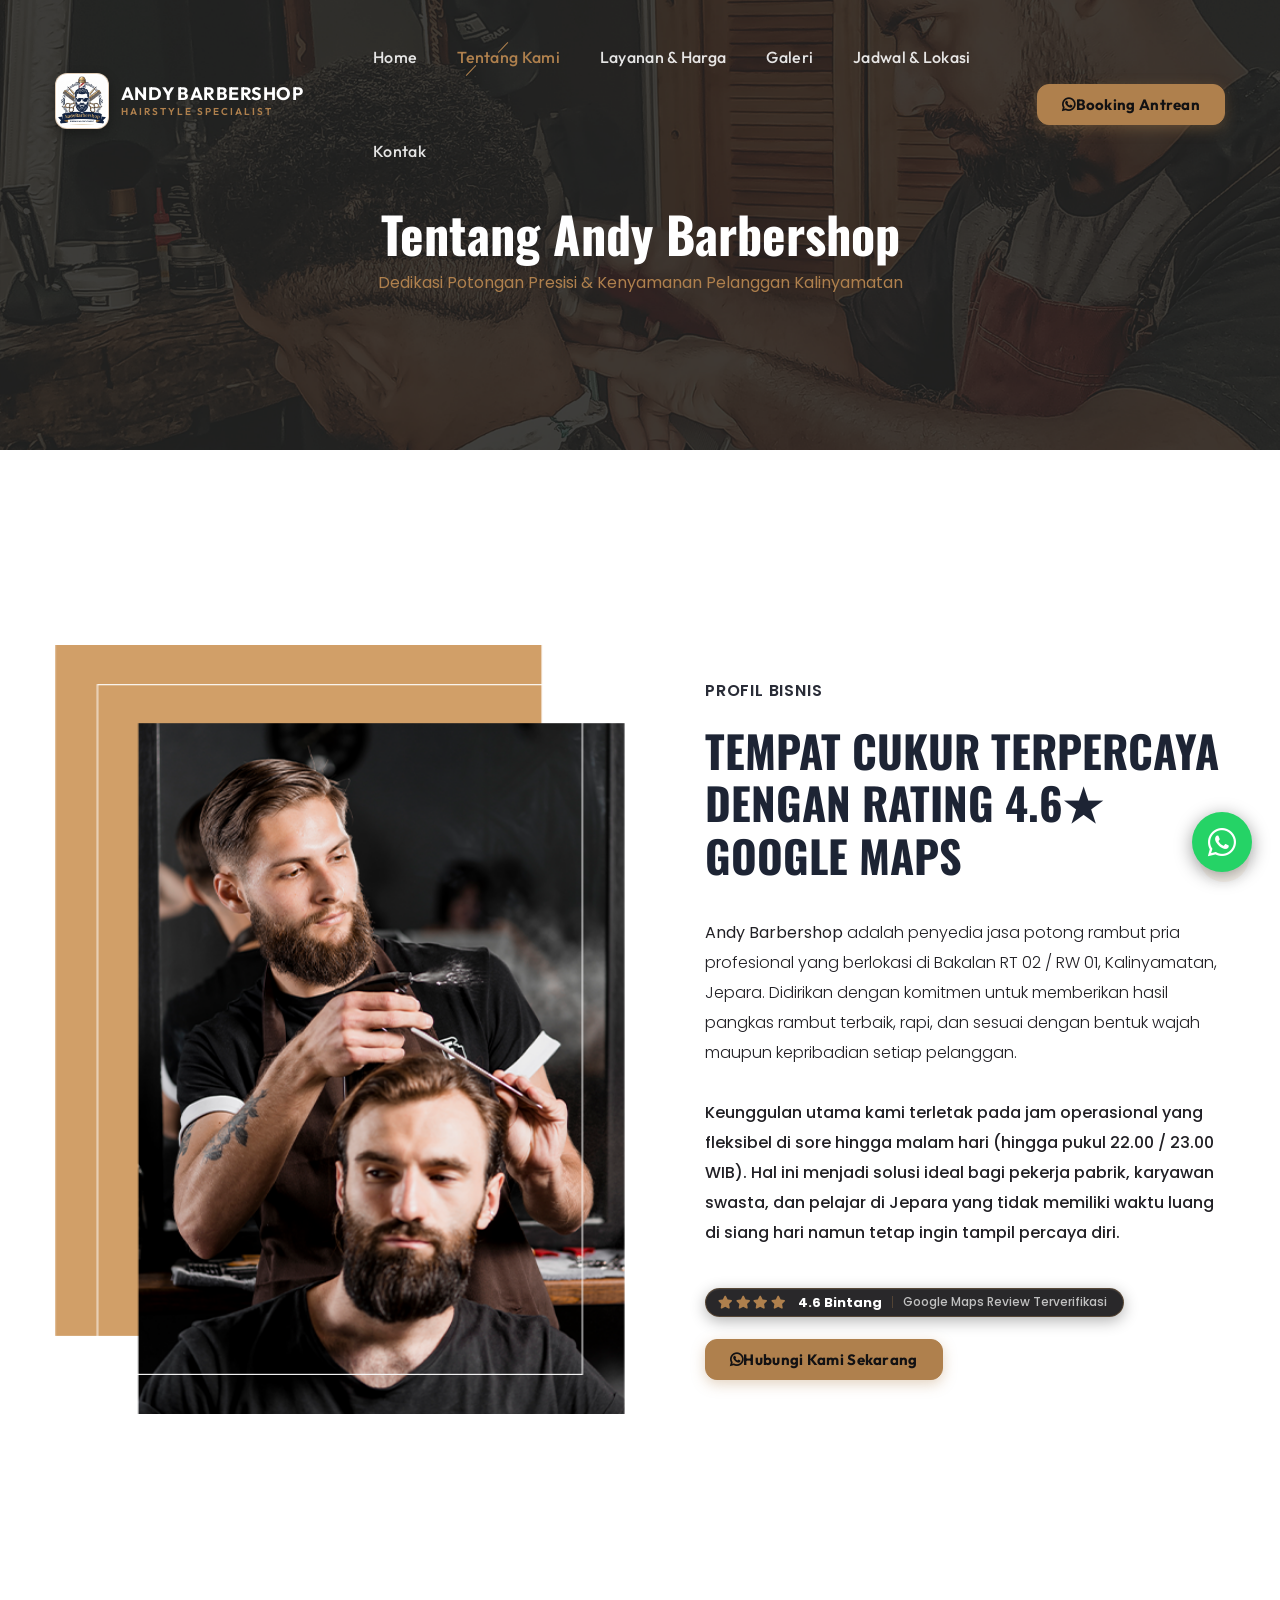
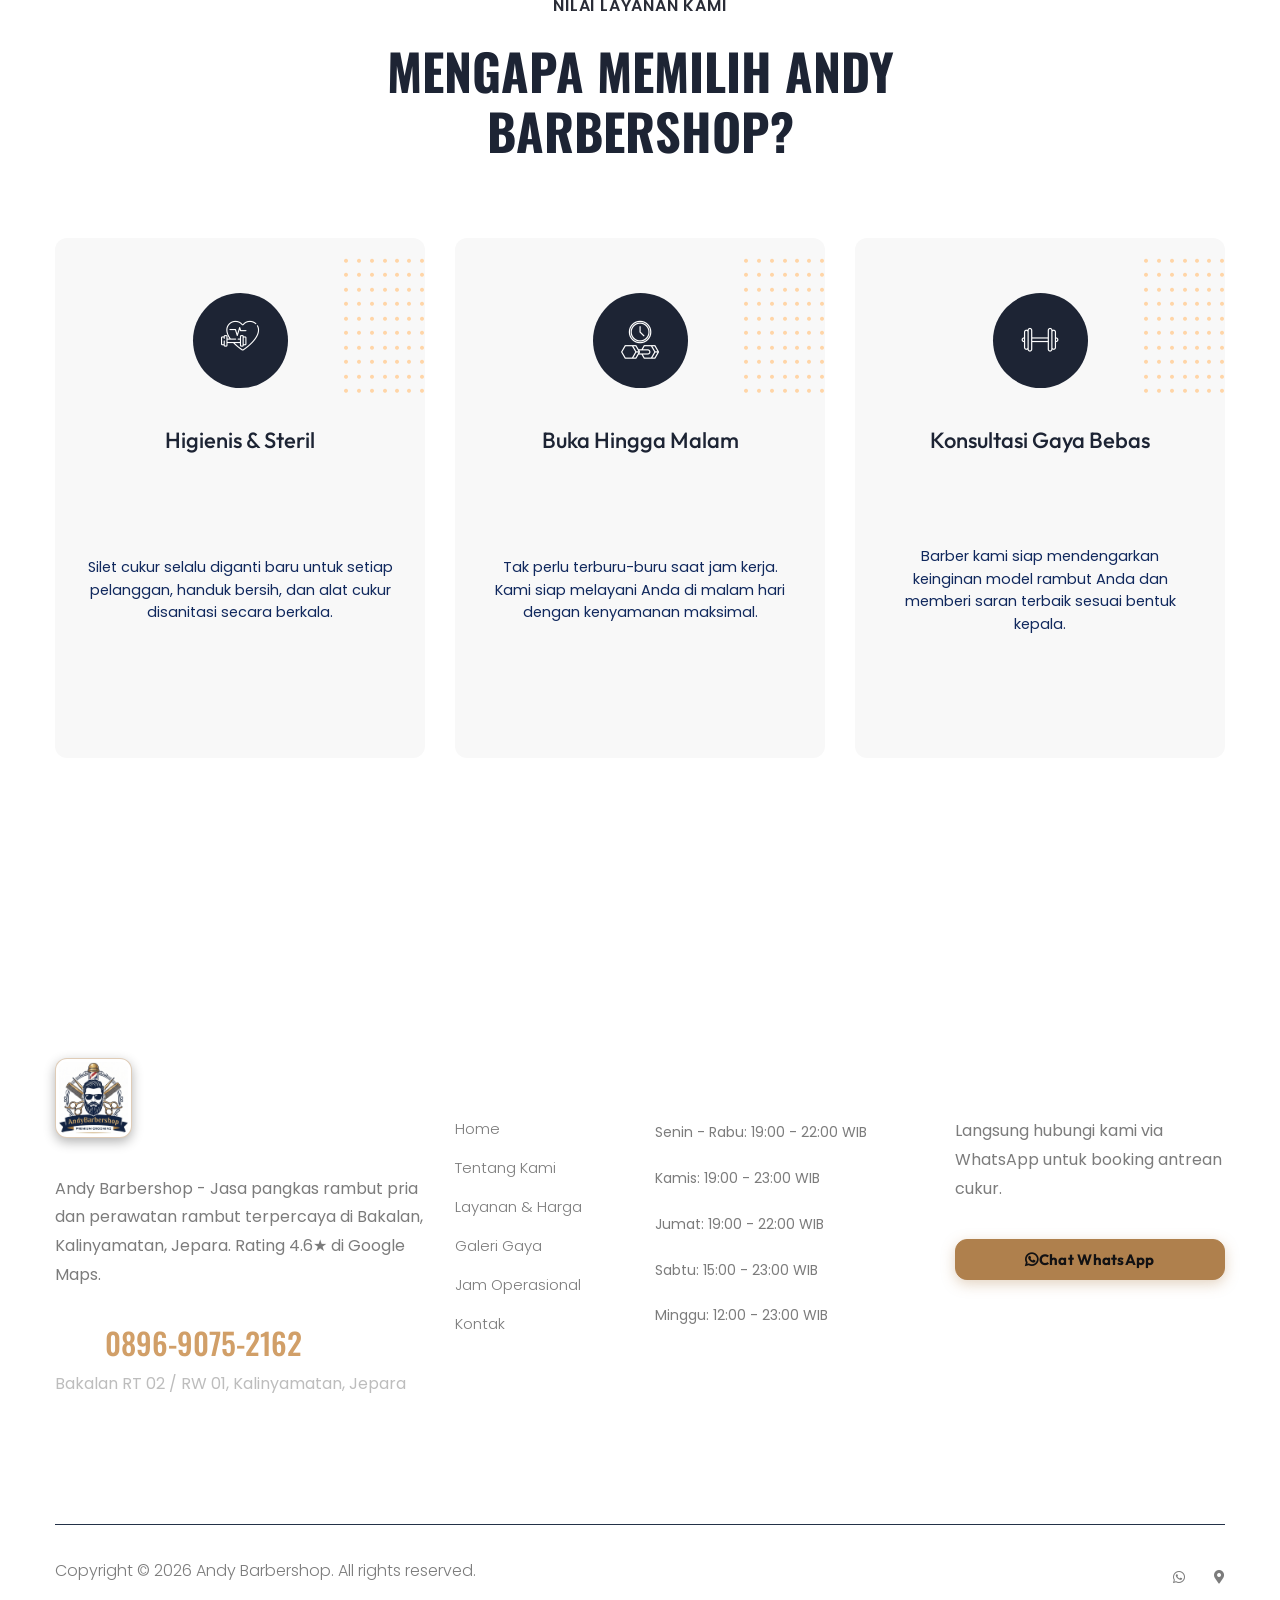
<file: about.html>
<!doctype html>
<html class="no-js" lang="id">
<head>
    <meta charset="utf-8">
    <meta http-equiv="x-ua-compatible" content="ie=edge">
    <title>Tentang Kami - Andy Barbershop</title>
    <meta name="description" content="Profil resmi Andy Barbershop di Bakalan, Kalinyamatan, Jepara. Rating 4.6 Bintang di Google Maps. Buka sore hingga malam hari dengan pelayanan pangkas rambut pria berkualitas.">
    <meta name="viewport" content="width=device-width, initial-scale=1">
    
    <link rel="manifest" href="site.webmanifest">
    <link rel="shortcut icon" type="image/x-icon" href="assets/img/logo/LogoBarbershop.png">

    <!-- Google Fonts -->
    <link rel="preconnect" href="https://fonts.googleapis.com">
    <link rel="preconnect" href="https://fonts.gstatic.com" crossorigin>
    <link href="https://fonts.googleapis.com/css2?family=Cinzel:wght@600;700;800&family=Plus+Jakarta+Sans:wght@400;500;600;700;800&display=swap" rel="stylesheet">

    <!-- CSS here -->
    <link rel="stylesheet" href="assets/css/bootstrap.min.css">
    <link rel="stylesheet" href="assets/css/owl.carousel.min.css">
    <link rel="stylesheet" href="assets/css/slicknav.css">
    <link rel="stylesheet" href="assets/css/flaticon.css">
    <link rel="stylesheet" href="assets/css/animate.min.css">
    <link rel="stylesheet" href="assets/css/magnific-popup.css">
    <link rel="stylesheet" href="assets/css/fontawesome-all.min.css">
    <link rel="stylesheet" href="assets/css/themify-icons.css">
    <link rel="stylesheet" href="assets/css/slick.css">
    <link rel="stylesheet" href="assets/css/nice-select.css">
    <link rel="stylesheet" href="assets/css/style.css">
    <link rel="stylesheet" href="assets/css/andy-custom.css">
</head>
<body>
    <!-- Preloader Start -->
    <div id="preloader-active">
        <div class="preloader d-flex align-items-center justify-content-center">
            <div class="preloader-inner position-relative">
                <div class="preloader-circle"></div>
                <div class="preloader-img pere-text">
                    <img src="assets/img/logo/LogoBarbershop.png" alt="Andy Barbershop Loader" style="max-height: 80px; width: auto;">
                </div>
            </div>
        </div>
    </div>
    <!-- Preloader End -->

    <header>
        <!-- Header Start -->
        <div class="header-area header-transparent">
            <div class="main-header header-sticky">
                <div class="container-fluid">
                    <div class="row align-items-center">
                        <!-- Logo -->
                        <div class="col-xl-3 col-lg-3 col-md-3">
                            <div class="logo">
                                <a href="index.html">
                                    <img src="assets/img/logo/LogoBarbershop.png" alt="Logo Andy Barbershop">
                                    <div class="logo-brand-text d-none d-sm-block">
                                        Andy Barbershop
                                        <span>Hairstyle Specialist</span>
                                    </div>
                                </a>
                            </div>
                        </div>
                        <div class="col-xl-9 col-lg-9 col-md-9">
                            <div class="menu-main d-flex align-items-center justify-content-end">
                                <!-- Main-menu -->
                                <div class="main-menu f-right d-none d-lg-block">
                                    <nav>
                                        <ul id="navigation">
                                            <li><a href="index.html">Home</a></li>
                                            <li class="active"><a href="about.html">Tentang Kami</a></li>
                                            <li><a href="services.html">Layanan & Harga</a></li>
                                            <li><a href="portfolio.html">Galeri</a></li>
                                            <li><a href="index.html#schedule-location">Jadwal & Lokasi</a></li>
                                            <li><a href="contact.html">Kontak</a></li>
                                        </ul>
                                    </nav>
                                </div>
                                <div class="header-right-btn f-right d-none d-lg-block ml-30">
                                    <a href="#bookingModal" data-toggle="modal" data-target="#bookingModal" class="btn header-btn-wa btn-open-booking">
                                        <span><i class="fab fa-whatsapp"></i> Booking Antrean</span>
                                    </a>
                                </div>
                            </div>
                        </div>   
                        <!-- Mobile Menu -->
                        <div class="col-12">
                            <div class="mobile_menu d-block d-lg-none"></div>
                        </div>
                    </div>
                </div>
            </div>
        </div>
        <!-- Header End -->
    </header>

    <main>
        <!-- Hero Start -->
        <div class="slider-area2">
            <div class="slider-height2 d-flex align-items-center">
                <div class="container">
                    <div class="row">
                        <div class="col-xl-12">
                            <div class="hero-cap hero-cap2 pt-70 text-center">
                                <h2>Tentang Andy Barbershop</h2>
                                <p style="color:#af804d; font-size:16px; margin-top:10px;">Dedikasi Potongan Presisi & Kenyamanan Pelanggan Kalinyamatan</p>
                            </div>
                        </div>
                    </div>
                </div>
            </div>
        </div>
        <!-- Hero End -->

        <!-- About Area Start -->
        <section class="about-area section-padding30 position-relative">
            <div class="container">
                <div class="row align-items-center">
                    <div class="col-lg-6 col-md-11">
                        <div class="about-img">
                            <img src="assets/img/gallery/about.png" alt="Andy Barbershop Area">
                        </div>
                    </div>
                    <div class="col-lg-6 col-md-12">
                        <div class="about-caption">
                            <div class="section-tittle section-tittle3 mb-35">
                                <span>Profil Bisnis</span>
                                <h2>Tempat Cukur Terpercaya dengan Rating 4.6★ Google Maps</h2>
                            </div>
                            <p class="mb-30 pera-bottom">
                                <strong>Andy Barbershop</strong> adalah penyedia jasa potong rambut pria profesional yang berlokasi di Bakalan RT 02 / RW 01, Kalinyamatan, Jepara. Didirikan dengan komitmen untuk memberikan hasil pangkas rambut terbaik, rapi, dan sesuai dengan bentuk wajah maupun kepribadian setiap pelanggan.
                            </p>
                            <p class="pera-top mb-40">
                                Keunggulan utama kami terletak pada jam operasional yang fleksibel di sore hingga malam hari (hingga pukul 22.00 / 23.00 WIB). Hal ini menjadi solusi ideal bagi pekerja pabrik, karyawan swasta, dan pelajar di Jepara yang tidak memiliki waktu luang di siang hari namun tetap ingin tampil percaya diri.
                            </p>
                            
                            <div class="rating-badge mb-35">
                                <span class="stars"><i class="fas fa-star"></i><i class="fas fa-star"></i><i class="fas fa-star"></i><i class="fas fa-star"></i><i class="fas fa-star-half-alt"></i></span>
                                <span class="rating-num">4.6 Bintang</span>
                                <span class="rating-text">Google Maps Review Terverifikasi</span>
                            </div>

                            <a href="#bookingModal" data-toggle="modal" data-target="#bookingModal" class="btn header-btn-wa btn-open-booking">
                                <span><i class="fab fa-whatsapp mr-1"></i> Hubungi Kami Sekarang</span>
                            </a>
                        </div>
                    </div>
                </div>
            </div>
        </section>
        <!-- About Area End -->

        <!-- Values Section Start -->
        <section class="service-area pb-120">
            <div class="container">
                <div class="row d-flex justify-content-center">
                    <div class="col-xl-8 col-lg-8 text-center mb-70">
                        <div class="section-tittle">
                            <span>Nilai Layanan Kami</span>
                            <h2>Mengapa Memilih Andy Barbershop?</h2>
                        </div>
                    </div>
                </div>
                <div class="row">
                    <div class="col-lg-4 col-md-6 mb-30">
                        <div class="services-caption text-center">
                            <div class="service-icon"><i class="flaticon-healthcare-and-medical"></i></div>
                            <div class="service-cap">
                                <h4>Higienis & Steril</h4>
                                <p>Silet cukur selalu diganti baru untuk setiap pelanggan, handuk bersih, dan alat cukur disanitasi secara berkala.</p>
                            </div>
                        </div>
                    </div>
                    <div class="col-lg-4 col-md-6 mb-30">
                        <div class="services-caption active text-center">
                            <div class="service-icon"><i class="flaticon-clock"></i></div>
                            <div class="service-cap">
                                <h4>Buka Hingga Malam</h4>
                                <p>Tak perlu terburu-buru saat jam kerja. Kami siap melayani Anda di malam hari dengan kenyamanan maksimal.</p>
                            </div>
                        </div>
                    </div>
                    <div class="col-lg-4 col-md-6 mb-30">
                        <div class="services-caption text-center">
                            <div class="service-icon"><i class="flaticon-fitness"></i></div>
                            <div class="service-cap">
                                <h4>Konsultasi Gaya Bebas</h4>
                                <p>Barber kami siap mendengarkan keinginan model rambut Anda dan memberi saran terbaik sesuai bentuk kepala.</p>
                            </div>
                        </div>
                    </div>
                </div>
            </div>
        </section>
        <!-- Values Section End -->
    </main>

    <!-- Footer Start -->
    <footer>
        <div class="footer-area section-bg" data-background="assets/img/gallery/footer_bg.png">
            <div class="container">
                <div class="footer-top footer-padding">
                    <div class="row d-flex justify-content-between">
                        <div class="col-xl-4 col-lg-4 col-md-6 col-sm-8 mb-40">
                            <div class="single-footer-caption">
                                <div class="footer-logo mb-25">
                                    <a href="index.html">
                                        <img src="assets/img/logo/LogoBarbershop.png" alt="Andy Barbershop Logo">
                                    </a>
                                </div>
                                <div class="footer-tittle">
                                    <div class="footer-pera">
                                        <p class="info1">Andy Barbershop - Jasa pangkas rambut pria dan perawatan rambut terpercaya di Bakalan, Kalinyamatan, Jepara. Rating 4.6★ di Google Maps.</p>
                                    </div>
                                </div>
                                <div class="footer-number mt-20">
                                    <h4><span>WA: </span>0896-9075-2162</h4>
                                    <p>Bakalan RT 02 / RW 01, Kalinyamatan, Jepara</p>
                                </div>
                            </div>
                        </div>
                        <div class="col-xl-2 col-lg-2 col-md-3 col-sm-4 mb-40">
                            <div class="single-footer-caption">
                                <div class="footer-tittle">
                                    <h4>Navigasi</h4>
                                    <ul>
                                        <li><a href="index.html">Home</a></li>
                                        <li><a href="about.html">Tentang Kami</a></li>
                                        <li><a href="services.html">Layanan & Harga</a></li>
                                        <li><a href="portfolio.html">Galeri Gaya</a></li>
                                        <li><a href="index.html#schedule-location">Jam Operasional</a></li>
                                        <li><a href="contact.html">Kontak</a></li>
                                    </ul>
                                </div>
                            </div>
                        </div>
                        <div class="col-xl-3 col-lg-3 col-md-4 col-sm-6 mb-40">
                            <div class="single-footer-caption">
                                <div class="footer-tittle">
                                    <h4>Jam Buka</h4>
                                    <ul style="color:#cbd5e1; font-size:14px; line-height:2.2;">
                                        <li>Senin - Rabu: 19:00 - 22:00 WIB</li>
                                        <li>Kamis: 19:00 - 23:00 WIB</li>
                                        <li>Jumat: 19:00 - 22:00 WIB</li>
                                        <li>Sabtu: 15:00 - 23:00 WIB</li>
                                        <li>Minggu: 12:00 - 23:00 WIB</li>
                                    </ul>
                                </div>
                            </div>
                        </div>
                        <div class="col-xl-3 col-lg-3 col-md-5 col-sm-8 mb-40">
                            <div class="single-footer-caption">
                                <div class="footer-tittle">
                                    <h4>Booking Cepat</h4>
                                    <div class="footer-pera">
                                        <p class="info1">Langsung hubungi kami via WhatsApp untuk booking antrean cukur.</p>
                                    </div>
                                    <div class="mt-20">
                                        <a href="#bookingModal" data-toggle="modal" data-target="#bookingModal" class="btn header-btn-wa btn-open-booking w-100 justify-content-center">
                                            <span><i class="fab fa-whatsapp"></i> Chat WhatsApp</span>
                                        </a>
                                    </div>
                                </div>
                            </div>
                        </div>
                    </div>
                </div>
                <div class="footer-bottom">
                    <div class="row d-flex justify-content-between align-items-center">
                        <div class="col-xl-8 col-lg-8">
                            <div class="footer-copy-right">
                                <p>Copyright &copy; <script>document.write(new Date().getFullYear());</script> Andy Barbershop. All rights reserved.</p>
                            </div>
                        </div>
                        <div class="col-xl-4 col-lg-4">
                            <div class="footer-social f-right">
                                <a href="https://wa.me/6289690752162" target="_blank" rel="noopener"><i class="fab fa-whatsapp"></i></a>
                                <a href="https://maps.google.com/?cid=6424364448530343425" target="_blank" rel="noopener" title="Lokasi Google Maps"><i class="fas fa-map-marker-alt"></i></a>
                            </div>
                        </div>
                    </div>
                </div>
            </div>
        </div>
    </footer>

    <!-- Floating WhatsApp Button -->
    <a href="#bookingModal" data-toggle="modal" data-target="#bookingModal" class="wa-float-btn btn-open-booking" title="Booking WhatsApp">
        <i class="fab fa-whatsapp"></i>
        <span class="wa-float-tooltip">Booking Antrean WA</span>
    </a>

    <!-- Scroll Up -->
    <div id="back-top">
        <a title="Go to Top" href="#"> <i class="fas fa-level-up-alt"></i></a>
    </div>

    <!-- WhatsApp Booking Modal (FR-03) -->
    <div class="modal fade andy-modal" id="bookingModal" tabindex="-1" role="dialog" aria-labelledby="bookingModalLabel" aria-hidden="true">
        <div class="modal-dialog modal-dialog-centered" role="document">
            <div class="modal-content">
                <div class="modal-header">
                    <h5 class="modal-title" id="bookingModalLabel">
                        <i class="fab fa-whatsapp" style="color:#25d366; margin-right:8px;"></i> Reservasi Antrean Andy Barbershop
                    </h5>
                    <button type="button" class="close" data-dismiss="modal" aria-label="Close">
                        <span aria-hidden="true">&times;</span>
                    </button>
                </div>
                <form id="waBookingForm">
                    <div class="modal-body">
                        <div class="form-group">
                            <label for="booking-name"><i class="fas fa-user" style="color:#af804d; margin-right:6px;"></i> Nama Lengkap *</label>
                            <input type="text" class="form-control" id="booking-name" placeholder="Masukkan nama Anda (misal: Dimas)" required>
                        </div>
                        <div class="form-group">
                            <label for="booking-service"><i class="fas fa-cut" style="color:#af804d; margin-right:6px;"></i> Pilihan Layanan *</label>
                            <select class="form-control" id="booking-service" required>
                                <option value="Classic Haircut (Rp 20.000)">Classic Haircut (Rp 20.000)</option>
                                <option value="Beard Trim & Shave (Rp 15.000)">Beard Trim & Shave (Rp 15.000)</option>
                                <option value="Hair Wash & Massage (Rp 15.000)">Hair Wash & Massage (Rp 15.000)</option>
                                <option value="Coloring / Semir Rambut (Mulai Rp 35.000)">Coloring / Semir Rambut (Mulai Rp 35.000)</option>
                                <option value="Hair Tattoo / Razor Line (Mulai Rp 15.000)">Hair Tattoo / Razor Line (Mulai Rp 15.000)</option>
                                <option value="Full Grooming Package (Rp 45.000)">Full Grooming Package (Rp 45.000)</option>
                            </select>
                        </div>
                        <div class="row">
                            <div class="col-md-6">
                                <div class="form-group">
                                    <label for="booking-date"><i class="far fa-calendar-alt" style="color:#af804d; margin-right:6px;"></i> Tanggal *</label>
                                    <input type="date" class="form-control" id="booking-date" required>
                                </div>
                            </div>
                            <div class="col-md-6">
                                <div class="form-group">
                                    <label for="booking-time"><i class="far fa-clock" style="color:#af804d; margin-right:6px;"></i> Jam Kedatangan *</label>
                                    <select class="form-control" id="booking-time" required>
                                        <option value="19:00 WIB">19:00 WIB</option>
                                        <option value="19:30 WIB">19:30 WIB</option>
                                        <option value="20:00 WIB">20:00 WIB</option>
                                        <option value="20:30 WIB">20:30 WIB</option>
                                        <option value="21:00 WIB">21:00 WIB</option>
                                        <option value="21:30 WIB">21:30 WIB</option>
                                        <option value="22:00 WIB (Kamis/Sabtu/Minggu)">22:00 WIB (Kamis/Sabtu/Minggu)</option>
                                        <option value="15:00 WIB (Khusus Sabtu)">15:00 WIB (Khusus Sabtu)</option>
                                        <option value="16:00 WIB (Khusus Sabtu)">16:00 WIB (Khusus Sabtu)</option>
                                        <option value="13:00 WIB (Khusus Minggu)">13:00 WIB (Khusus Minggu)</option>
                                        <option value="15:00 WIB (Khusus Minggu)">15:00 WIB (Khusus Minggu)</option>
                                    </select>
                                </div>
                            </div>
                        </div>
                        <div class="form-group">
                            <label for="booking-notes"><i class="fas fa-pencil-alt" style="color:#af804d; margin-right:6px;"></i> Catatan / Request Model (Opsional)</label>
                            <input type="text" class="form-control" id="booking-notes" placeholder="Misal: Model Taper Fade samping tipis">
                        </div>
                    </div>
                    <div class="modal-footer" style="border-top: 1px solid rgba(175, 128, 77, 0.2);">
                        <button type="submit" class="btn-submit-wa">
                            <span><i class="fab fa-whatsapp" style="font-size:20px;"></i> Kirim Format Booking ke WhatsApp</span>
                        </button>
                    </div>
                </form>
            </div>
        </div>
    </div>

    <!-- JS here -->
    <script src="./assets/js/vendor/modernizr-3.5.0.min.js"></script>
    <script src="./assets/js/vendor/jquery-1.12.4.min.js"></script>
    <script src="./assets/js/popper.min.js"></script>
    <script src="./assets/js/bootstrap.min.js"></script>
    <script src="./assets/js/jquery.slicknav.min.js"></script>
    <script src="./assets/js/owl.carousel.min.js"></script>
    <script src="./assets/js/slick.min.js"></script>
    <script src="./assets/js/wow.min.js"></script>
    <script src="./assets/js/animated.headline.js"></script>
    <script src="./assets/js/jquery.magnific-popup.js"></script>
    <script src="./assets/js/gijgo.min.js"></script>
    <script src="./assets/js/jquery.sticky.js"></script>
    <script src="./assets/js/plugins.js"></script>
    <script src="./assets/js/main.js"></script>
    <script src="./assets/js/andy-barber.js"></script>
</body>
</html>
</file>
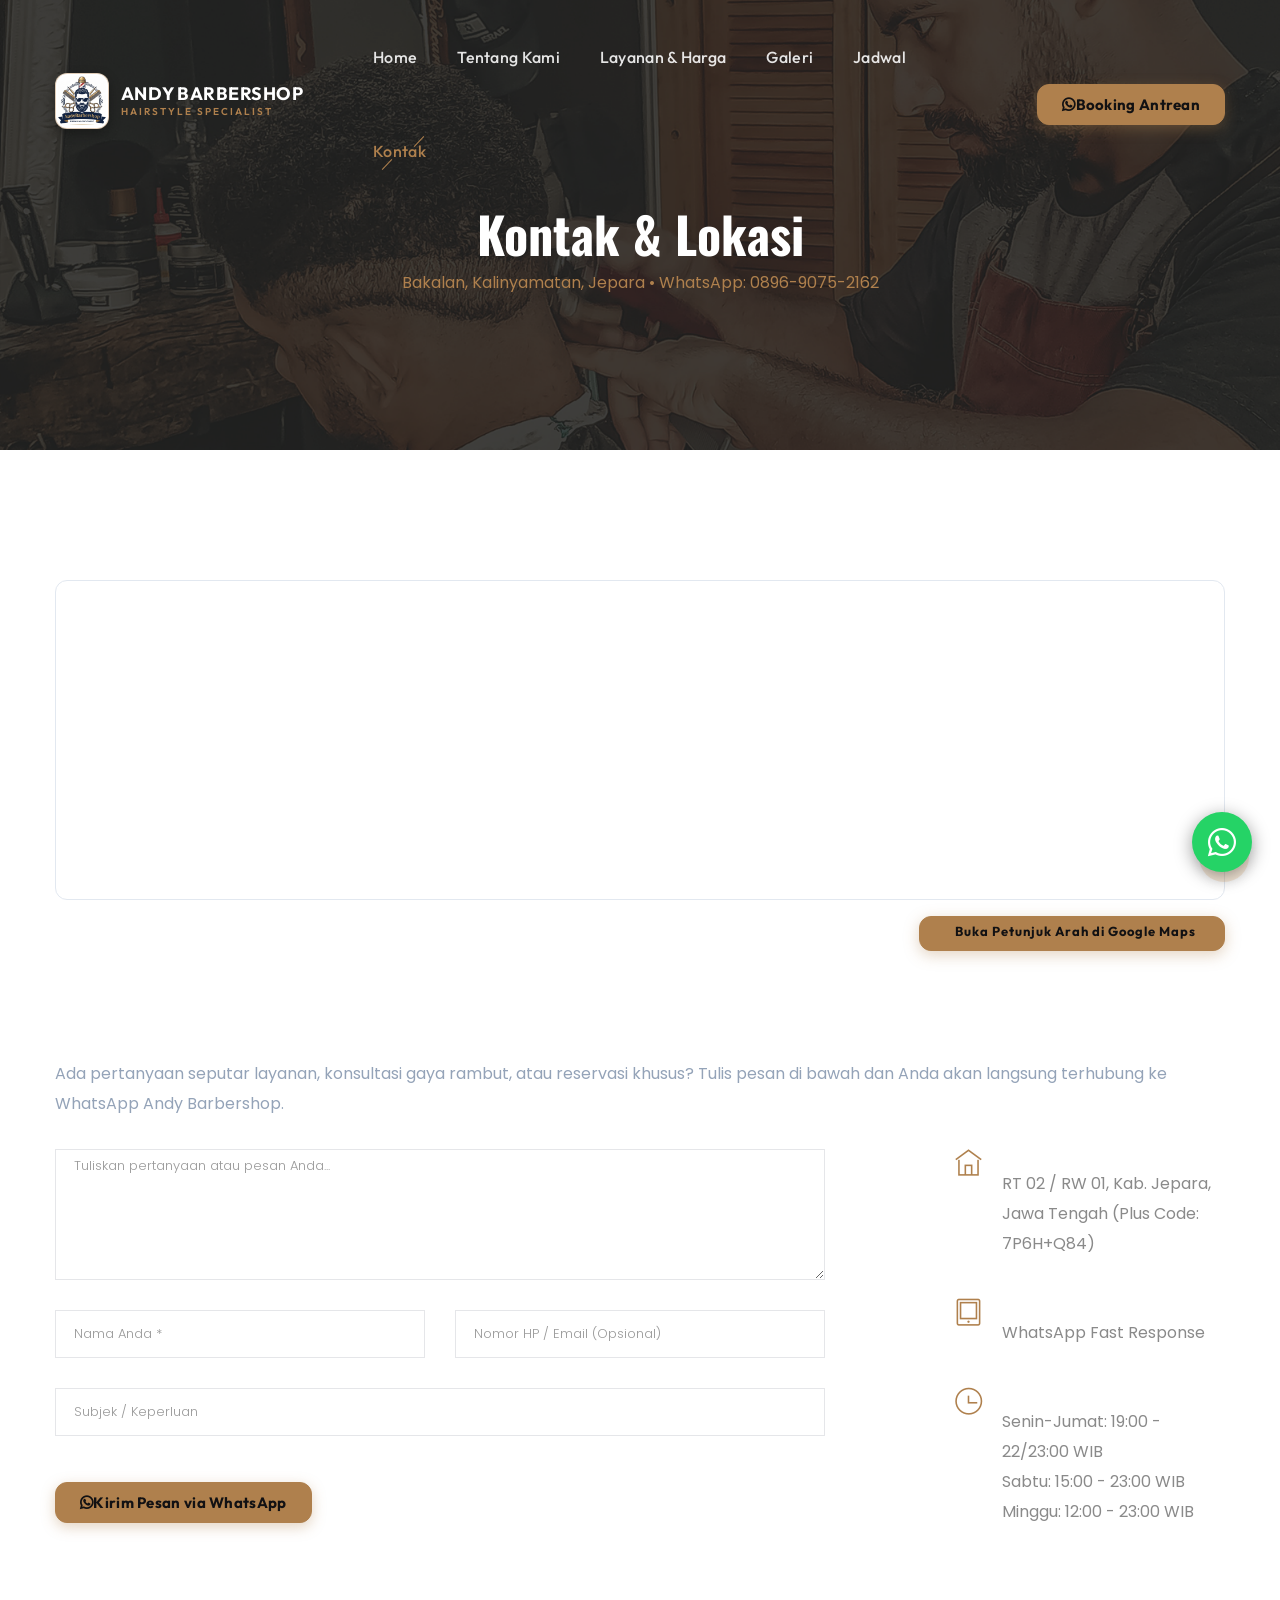
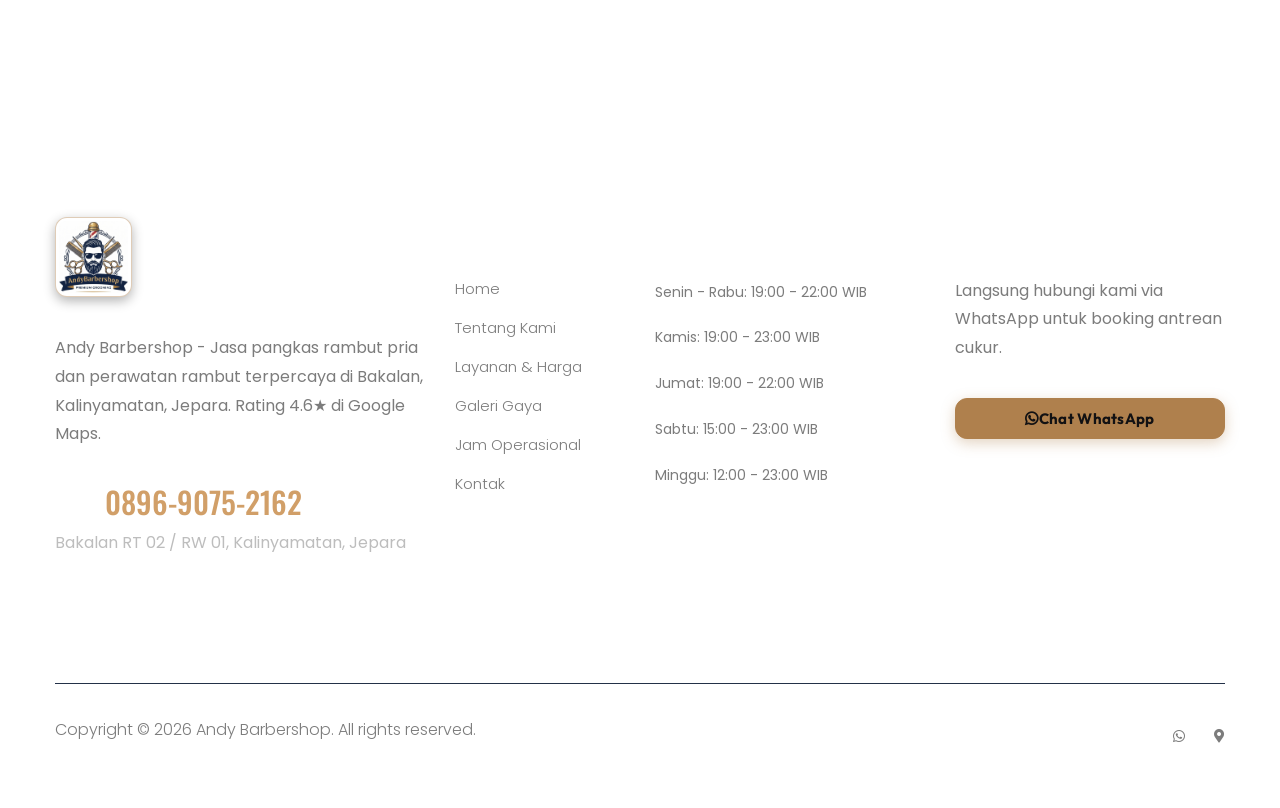
<file: contact.html>
<!doctype html>
<html class="no-js" lang="id">
<head>
    <meta charset="utf-8">
    <meta http-equiv="x-ua-compatible" content="ie=edge">
    <title>Kontak & Lokasi - Andy Barbershop</title>
    <meta name="description" content="Hubungi Andy Barbershop di Bakalan, Kalinyamatan, Jepara. Lokasi mudah dijangkau, buka sore hingga malam. Chat WhatsApp resmi untuk reservasi jadwal antrean.">
    <meta name="viewport" content="width=device-width, initial-scale=1">
    
    <link rel="manifest" href="site.webmanifest">
    <link rel="shortcut icon" type="image/x-icon" href="assets/img/logo/LogoBarbershop.png">

    <!-- Google Fonts -->
    <link rel="preconnect" href="https://fonts.googleapis.com">
    <link rel="preconnect" href="https://fonts.gstatic.com" crossorigin>
    <link href="https://fonts.googleapis.com/css2?family=Cinzel:wght@600;700;800&family=Plus+Jakarta+Sans:wght@400;500;600;700;800&display=swap" rel="stylesheet">

    <!-- CSS here -->
    <link rel="stylesheet" href="assets/css/bootstrap.min.css">
    <link rel="stylesheet" href="assets/css/owl.carousel.min.css">
    <link rel="stylesheet" href="assets/css/slicknav.css">
    <link rel="stylesheet" href="assets/css/animate.min.css">
    <link rel="stylesheet" href="assets/css/magnific-popup.css">
    <link rel="stylesheet" href="assets/css/fontawesome-all.min.css">
    <link rel="stylesheet" href="assets/css/themify-icons.css">
    <link rel="stylesheet" href="assets/css/slick.css">
    <link rel="stylesheet" href="assets/css/nice-select.css">
    <link rel="stylesheet" href="assets/css/style.css">
    <link rel="stylesheet" href="assets/css/andy-custom.css">
</head>
<body>
    <!-- Preloader Start -->
    <div id="preloader-active">
        <div class="preloader d-flex align-items-center justify-content-center">
            <div class="preloader-inner position-relative">
                <div class="preloader-circle"></div>
                <div class="preloader-img pere-text">
                    <img src="assets/img/logo/LogoBarbershop.png" alt="Andy Barbershop Loader" style="max-height: 80px; width: auto;">
                </div>
            </div>
        </div>
    </div>
    <!-- Preloader End -->

    <header>
        <!-- Header Start -->
        <div class="header-area header-transparent">
            <div class="main-header header-sticky">
                <div class="container-fluid">
                    <div class="row align-items-center">
                        <!-- Logo -->
                        <div class="col-xl-3 col-lg-3 col-md-3">
                            <div class="logo">
                                <a href="index.html">
                                    <img src="assets/img/logo/LogoBarbershop.png" alt="Logo Andy Barbershop">
                                    <div class="logo-brand-text d-none d-sm-block">
                                        Andy Barbershop
                                        <span>Hairstyle Specialist</span>
                                    </div>
                                </a>
                            </div>
                        </div>
                        <div class="col-xl-9 col-lg-9 col-md-9">
                            <div class="menu-main d-flex align-items-center justify-content-end">
                                <!-- Main-menu -->
                                <div class="main-menu f-right d-none d-lg-block">
                                    <nav>
                                        <ul id="navigation">
                                            <li><a href="index.html">Home</a></li>
                                            <li><a href="about.html">Tentang Kami</a></li>
                                            <li><a href="services.html">Layanan & Harga</a></li>
                                            <li><a href="portfolio.html">Galeri</a></li>
                                            <li><a href="index.html#schedule-location">Jadwal</a></li>
                                            <li class="active"><a href="contact.html">Kontak</a></li>
                                        </ul>
                                    </nav>
                                </div>
                                <div class="header-right-btn f-right d-none d-lg-block ml-30">
                                    <a href="#bookingModal" data-toggle="modal" data-target="#bookingModal" class="btn header-btn-wa btn-open-booking">
                                        <span><i class="fab fa-whatsapp"></i> Booking Antrean</span>
                                    </a>
                                </div>
                            </div>
                        </div>   
                        <!-- Mobile Menu -->
                        <div class="col-12">
                            <div class="mobile_menu d-block d-lg-none"></div>
                        </div>
                    </div>
                </div>
            </div>
        </div>
        <!-- Header End -->
    </header>

    <main>
        <!-- Hero Start -->
        <div class="slider-area2">
            <div class="slider-height2 d-flex align-items-center">
                <div class="container">
                    <div class="row">
                        <div class="col-xl-12">
                            <div class="hero-cap hero-cap2 pt-70 text-center">
                                <h2>Kontak & Lokasi</h2>
                                <p style="color:#af804d; font-size:16px; margin-top:10px;">Bakalan, Kalinyamatan, Jepara • WhatsApp: 0896-9075-2162</p>
                            </div>
                        </div>
                    </div>
                </div>
            </div>
        </div>
        <!-- Hero End -->

        <!-- Contact Area Start -->
        <section class="contact-section">
            <div class="container">
                <!-- Clean Map Section -->
                <div class="mb-5 pb-2">
                    <div class="map-responsive">
                        <iframe 
                            title="Peta Lokasi Andy Barbershop"
                            src="https://www.google.com/maps/embed?pb=!1m18!1m12!1m3!1d3962.2600356975527!2d110.72575497513377!3d-6.738100065884256!2m3!1f0!2f0!3f0!3m2!1i1024!2i768!4f13.1!3m3!1m2!1s0x2e70dd1346382af1%3A0x5927af28f224a601!2sAndy%20Barbershop!5e0!3m2!1sen!2sid!4v1790824705202!5m2!1sen!2sid" 
                            style="border:0;" 
                            allowfullscreen="" 
                            loading="lazy" 
                            referrerpolicy="strict-origin-when-cross-origin">
                        </iframe>
                    </div>
                    <div class="mt-3 text-right">
                        <a href="https://maps.google.com/?cid=6424364448530343425" target="_blank" rel="noopener" class="btn btn-shutter-twin btn-shutter-primary" style="font-size:13px; padding:10px 18px;">
                            <span><i class="fas fa-directions mr-1"></i> Buka Petunjuk Arah di Google Maps</span>
                        </a>
                    </div>
                </div>

                <div class="row">
                    <div class="col-12">
                        <h2 class="contact-title" style="color:#ffffff;">Kirim Pesan Langsung</h2>
                        <p style="color:#94a3b8; margin-bottom:30px;">Ada pertanyaan seputar layanan, konsultasi gaya rambut, atau reservasi khusus? Tulis pesan di bawah dan Anda akan langsung terhubung ke WhatsApp Andy Barbershop.</p>
                    </div>
                    <div class="col-lg-8">
                        <form class="form-contact" id="contactForm">
                            <div class="row">
                                <div class="col-12">
                                    <div class="form-group">
                                        <textarea class="form-control w-100" name="message" id="message" cols="30" rows="6" placeholder="Tuliskan pertanyaan atau pesan Anda..." required></textarea>
                                    </div>
                                </div>
                                <div class="col-sm-6">
                                    <div class="form-group">
                                        <input class="form-control" name="name" id="name" type="text" placeholder="Nama Anda *" required>
                                    </div>
                                </div>
                                <div class="col-sm-6">
                                    <div class="form-group">
                                        <input class="form-control" name="email" id="email" type="text" placeholder="Nomor HP / Email (Opsional)">
                                    </div>
                                </div>
                                <div class="col-12">
                                    <div class="form-group">
                                        <input class="form-control" name="subject" id="subject" type="text" placeholder="Subjek / Keperluan">
                                    </div>
                                </div>
                            </div>
                            <div class="form-group mt-3">
                                <button type="submit" class="btn header-btn-wa">
                                    <span><i class="fab fa-whatsapp mr-1"></i> Kirim Pesan via WhatsApp</span>
                                </button>
                            </div>
                        </form>
                    </div>
                    <div class="col-lg-3 offset-lg-1">
                        <div class="media contact-info">
                            <span class="contact-info__icon"><i class="ti-home" style="color:#af804d;"></i></span>
                            <div class="media-body">
                                <h3 style="color:#ffffff;">Bakalan, Kalinyamatan</h3>
                                <p>RT 02 / RW 01, Kab. Jepara, Jawa Tengah (Plus Code: 7P6H+Q84)</p>
                            </div>
                        </div>
                        <div class="media contact-info">
                            <span class="contact-info__icon"><i class="ti-tablet" style="color:#af804d;"></i></span>
                            <div class="media-body">
                                <h3 style="color:#ffffff;">+62 896-9075-2162</h3>
                                <p>WhatsApp Fast Response</p>
                            </div>
                        </div>
                        <div class="media contact-info">
                            <span class="contact-info__icon"><i class="ti-time" style="color:#af804d;"></i></span>
                            <div class="media-body">
                                <h3 style="color:#ffffff;">Jam Operasional</h3>
                                <p>Senin-Jumat: 19:00 - 22/23:00 WIB<br>Sabtu: 15:00 - 23:00 WIB<br>Minggu: 12:00 - 23:00 WIB</p>
                            </div>
                        </div>
                    </div>
                </div>
            </div>
        </section>
        <!-- Contact Area End -->
    </main>

    <!-- Footer Start -->
    <footer>
        <div class="footer-area section-bg" data-background="assets/img/gallery/footer_bg.png">
            <div class="container">
                <div class="footer-top footer-padding">
                    <div class="row d-flex justify-content-between">
                        <div class="col-xl-4 col-lg-4 col-md-6 col-sm-8 mb-40">
                            <div class="single-footer-caption">
                                <div class="footer-logo mb-25">
                                    <a href="index.html">
                                        <img src="assets/img/logo/LogoBarbershop.png" alt="Andy Barbershop Logo">
                                    </a>
                                </div>
                                <div class="footer-tittle">
                                    <div class="footer-pera">
                                        <p class="info1">Andy Barbershop - Jasa pangkas rambut pria dan perawatan rambut terpercaya di Bakalan, Kalinyamatan, Jepara. Rating 4.6★ di Google Maps.</p>
                                    </div>
                                </div>
                                <div class="footer-number mt-20">
                                    <h4><span>WA: </span>0896-9075-2162</h4>
                                    <p>Bakalan RT 02 / RW 01, Kalinyamatan, Jepara</p>
                                </div>
                            </div>
                        </div>
                        <div class="col-xl-2 col-lg-2 col-md-3 col-sm-4 mb-40">
                            <div class="single-footer-caption">
                                <div class="footer-tittle">
                                    <h4>Navigasi</h4>
                                    <ul>
                                        <li><a href="index.html">Home</a></li>
                                        <li><a href="about.html">Tentang Kami</a></li>
                                        <li><a href="services.html">Layanan & Harga</a></li>
                                        <li><a href="portfolio.html">Galeri Gaya</a></li>
                                        <li><a href="index.html#schedule-location">Jam Operasional</a></li>
                                        <li><a href="contact.html">Kontak</a></li>
                                    </ul>
                                </div>
                            </div>
                        </div>
                        <div class="col-xl-3 col-lg-3 col-md-4 col-sm-6 mb-40">
                            <div class="single-footer-caption">
                                <div class="footer-tittle">
                                    <h4>Jam Buka</h4>
                                    <ul style="color:#cbd5e1; font-size:14px; line-height:2.2;">
                                        <li>Senin - Rabu: 19:00 - 22:00 WIB</li>
                                        <li>Kamis: 19:00 - 23:00 WIB</li>
                                        <li>Jumat: 19:00 - 22:00 WIB</li>
                                        <li>Sabtu: 15:00 - 23:00 WIB</li>
                                        <li>Minggu: 12:00 - 23:00 WIB</li>
                                    </ul>
                                </div>
                            </div>
                        </div>
                        <div class="col-xl-3 col-lg-3 col-md-5 col-sm-8 mb-40">
                            <div class="single-footer-caption">
                                <div class="footer-tittle">
                                    <h4>Booking Cepat</h4>
                                    <div class="footer-pera">
                                        <p class="info1">Langsung hubungi kami via WhatsApp untuk booking antrean cukur.</p>
                                    </div>
                                    <div class="mt-20">
                                        <a href="#bookingModal" data-toggle="modal" data-target="#bookingModal" class="btn header-btn-wa btn-open-booking w-100 justify-content-center">
                                            <span><i class="fab fa-whatsapp"></i> Chat WhatsApp</span>
                                        </a>
                                    </div>
                                </div>
                            </div>
                        </div>
                    </div>
                </div>
                <div class="footer-bottom">
                    <div class="row d-flex justify-content-between align-items-center">
                        <div class="col-xl-8 col-lg-8">
                            <div class="footer-copy-right">
                                <p>Copyright &copy; <script>document.write(new Date().getFullYear());</script> Andy Barbershop. All rights reserved.</p>
                            </div>
                        </div>
                        <div class="col-xl-4 col-lg-4">
                            <div class="footer-social f-right">
                                <a href="https://wa.me/6289690752162" target="_blank" rel="noopener"><i class="fab fa-whatsapp"></i></a>
                                <a href="https://maps.google.com/?cid=6424364448530343425" target="_blank" rel="noopener" title="Lokasi Google Maps"><i class="fas fa-map-marker-alt"></i></a>
                            </div>
                        </div>
                    </div>
                </div>
            </div>
        </div>
    </footer>

    <!-- Floating WhatsApp Button -->
    <a href="#bookingModal" data-toggle="modal" data-target="#bookingModal" class="wa-float-btn btn-open-booking" title="Booking WhatsApp">
        <i class="fab fa-whatsapp"></i>
        <span class="wa-float-tooltip">Booking Antrean WA</span>
    </a>

    <!-- Scroll Up -->
    <div id="back-top">
        <a title="Go to Top" href="#"> <i class="fas fa-level-up-alt"></i></a>
    </div>

    <!-- WhatsApp Booking Modal (FR-03) -->
    <div class="modal fade andy-modal" id="bookingModal" tabindex="-1" role="dialog" aria-labelledby="bookingModalLabel" aria-hidden="true">
        <div class="modal-dialog modal-dialog-centered" role="document">
            <div class="modal-content">
                <div class="modal-header">
                    <h5 class="modal-title" id="bookingModalLabel">
                        <i class="fab fa-whatsapp" style="color:#25d366; margin-right:8px;"></i> Reservasi Antrean Andy Barbershop
                    </h5>
                    <button type="button" class="close" data-dismiss="modal" aria-label="Close">
                        <span aria-hidden="true">&times;</span>
                    </button>
                </div>
                <form id="waBookingForm">
                    <div class="modal-body">
                        <div class="form-group">
                            <label for="booking-name"><i class="fas fa-user" style="color:#af804d; margin-right:6px;"></i> Nama Lengkap *</label>
                            <input type="text" class="form-control" id="booking-name" placeholder="Masukkan nama Anda (misal: Dimas)" required>
                        </div>
                        <div class="form-group">
                            <label for="booking-service"><i class="fas fa-cut" style="color:#af804d; margin-right:6px;"></i> Pilihan Layanan *</label>
                            <select class="form-control" id="booking-service" required>
                                <option value="Classic Haircut (Rp 20.000)">Classic Haircut (Rp 20.000)</option>
                                <option value="Beard Trim & Shave (Rp 15.000)">Beard Trim & Shave (Rp 15.000)</option>
                                <option value="Hair Wash & Massage (Rp 15.000)">Hair Wash & Massage (Rp 15.000)</option>
                                <option value="Coloring / Semir Rambut (Mulai Rp 35.000)">Coloring / Semir Rambut (Mulai Rp 35.000)</option>
                                <option value="Hair Tattoo / Razor Line (Mulai Rp 15.000)">Hair Tattoo / Razor Line (Mulai Rp 15.000)</option>
                                <option value="Full Grooming Package (Rp 45.000)">Full Grooming Package (Rp 45.000)</option>
                            </select>
                        </div>
                        <div class="row">
                            <div class="col-md-6">
                                <div class="form-group">
                                    <label for="booking-date"><i class="far fa-calendar-alt" style="color:#af804d; margin-right:6px;"></i> Tanggal *</label>
                                    <input type="date" class="form-control" id="booking-date" required>
                                </div>
                            </div>
                            <div class="col-md-6">
                                <div class="form-group">
                                    <label for="booking-time"><i class="far fa-clock" style="color:#af804d; margin-right:6px;"></i> Jam Kedatangan *</label>
                                    <select class="form-control" id="booking-time" required>
                                        <option value="19:00 WIB">19:00 WIB</option>
                                        <option value="19:30 WIB">19:30 WIB</option>
                                        <option value="20:00 WIB">20:00 WIB</option>
                                        <option value="20:30 WIB">20:30 WIB</option>
                                        <option value="21:00 WIB">21:00 WIB</option>
                                        <option value="21:30 WIB">21:30 WIB</option>
                                        <option value="22:00 WIB (Kamis/Sabtu/Minggu)">22:00 WIB (Kamis/Sabtu/Minggu)</option>
                                        <option value="15:00 WIB (Khusus Sabtu)">15:00 WIB (Khusus Sabtu)</option>
                                        <option value="16:00 WIB (Khusus Sabtu)">16:00 WIB (Khusus Sabtu)</option>
                                        <option value="13:00 WIB (Khusus Minggu)">13:00 WIB (Khusus Minggu)</option>
                                        <option value="15:00 WIB (Khusus Minggu)">15:00 WIB (Khusus Minggu)</option>
                                    </select>
                                </div>
                            </div>
                        </div>
                        <div class="form-group">
                            <label for="booking-notes"><i class="fas fa-pencil-alt" style="color:#af804d; margin-right:6px;"></i> Catatan / Request Model (Opsional)</label>
                            <input type="text" class="form-control" id="booking-notes" placeholder="Misal: Model Taper Fade samping tipis">
                        </div>
                    </div>
                    <div class="modal-footer" style="border-top: 1px solid rgba(175, 128, 77, 0.2);">
                        <button type="submit" class="btn-submit-wa">
                            <span><i class="fab fa-whatsapp" style="font-size:20px;"></i> Kirim Format Booking ke WhatsApp</span>
                        </button>
                    </div>
                </form>
            </div>
        </div>
    </div>

    <!-- JS here -->
    <script src="./assets/js/vendor/modernizr-3.5.0.min.js"></script>
    <script src="./assets/js/vendor/jquery-1.12.4.min.js"></script>
    <script src="./assets/js/popper.min.js"></script>
    <script src="./assets/js/bootstrap.min.js"></script>
    <script src="./assets/js/jquery.slicknav.min.js"></script>
    <script src="./assets/js/owl.carousel.min.js"></script>
    <script src="./assets/js/slick.min.js"></script>
    <script src="./assets/js/wow.min.js"></script>
    <script src="./assets/js/animated.headline.js"></script>
    <script src="./assets/js/jquery.magnific-popup.js"></script>
    <script src="./assets/js/gijgo.min.js"></script>
    <script src="./assets/js/jquery.sticky.js"></script>
    <script src="./assets/js/plugins.js"></script>
    <script src="./assets/js/main.js"></script>
    <script src="./assets/js/andy-barber.js"></script>
</body>
</html>
</file>
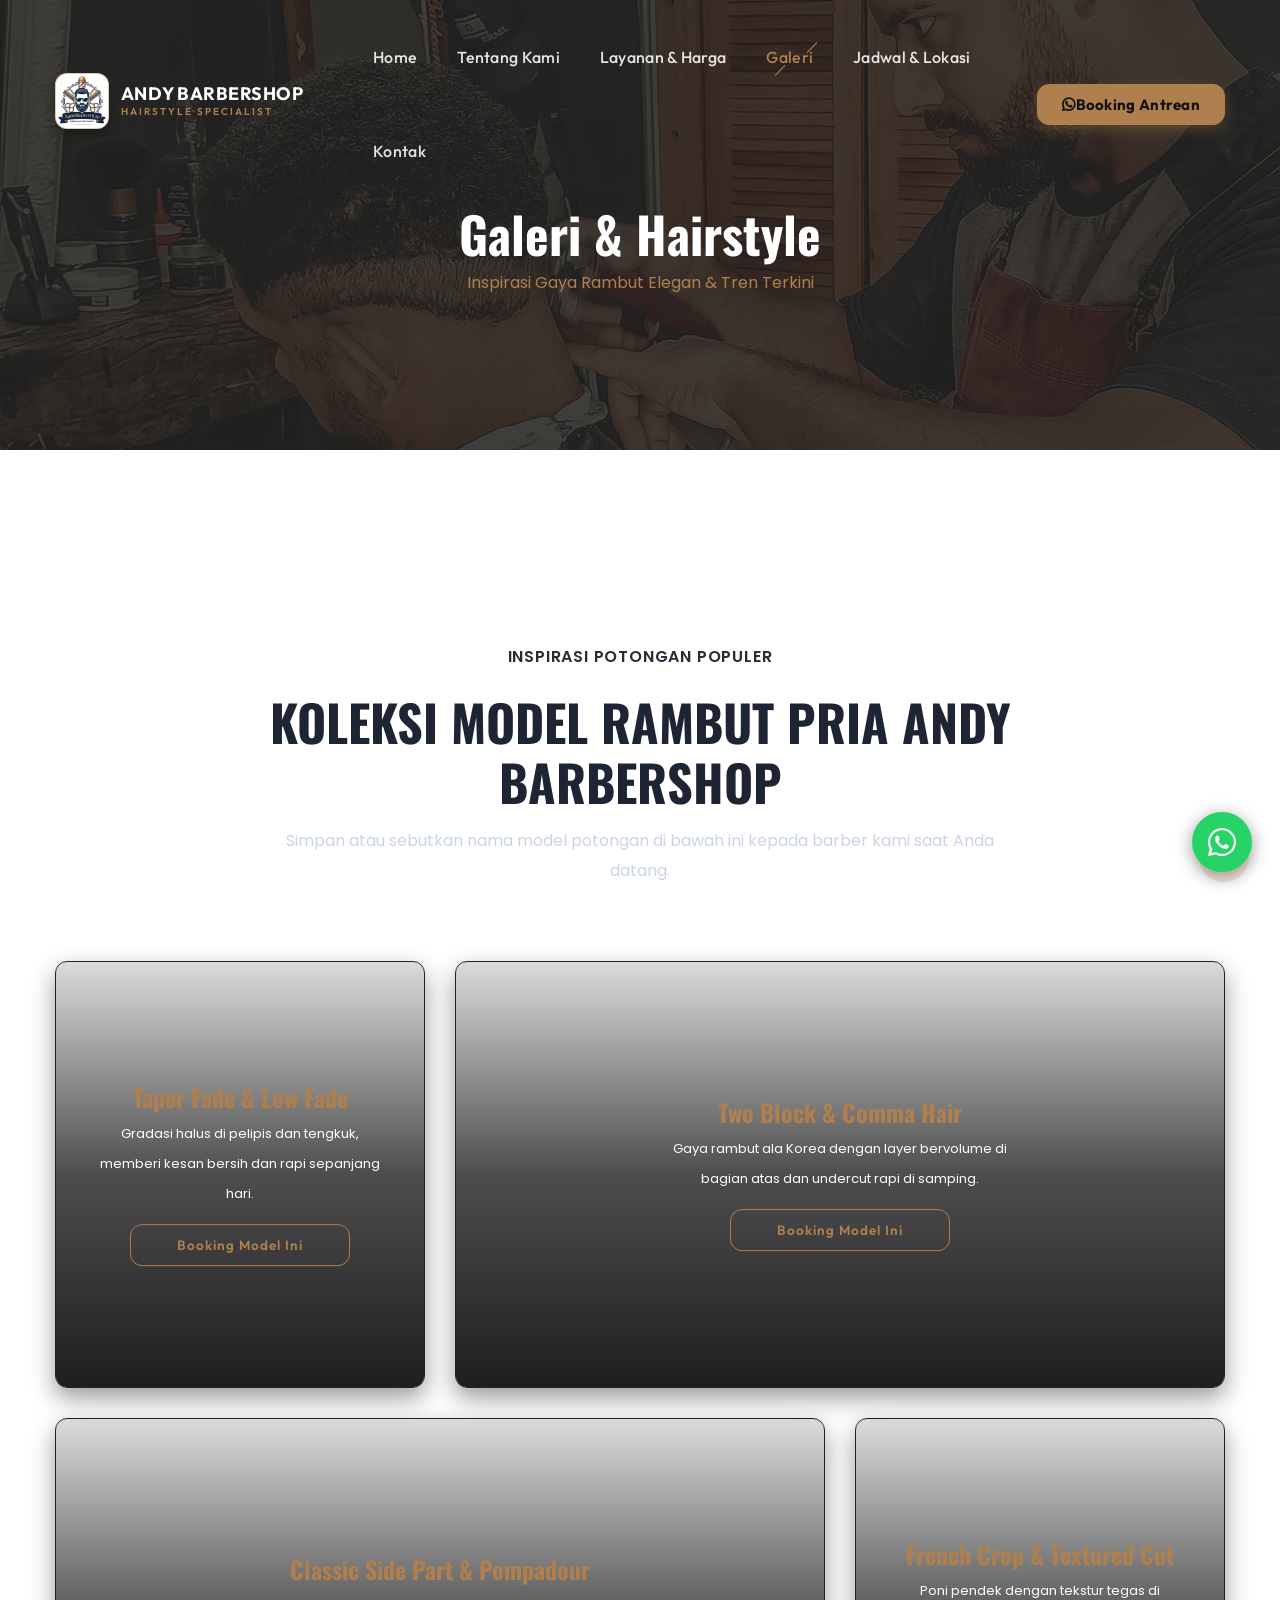
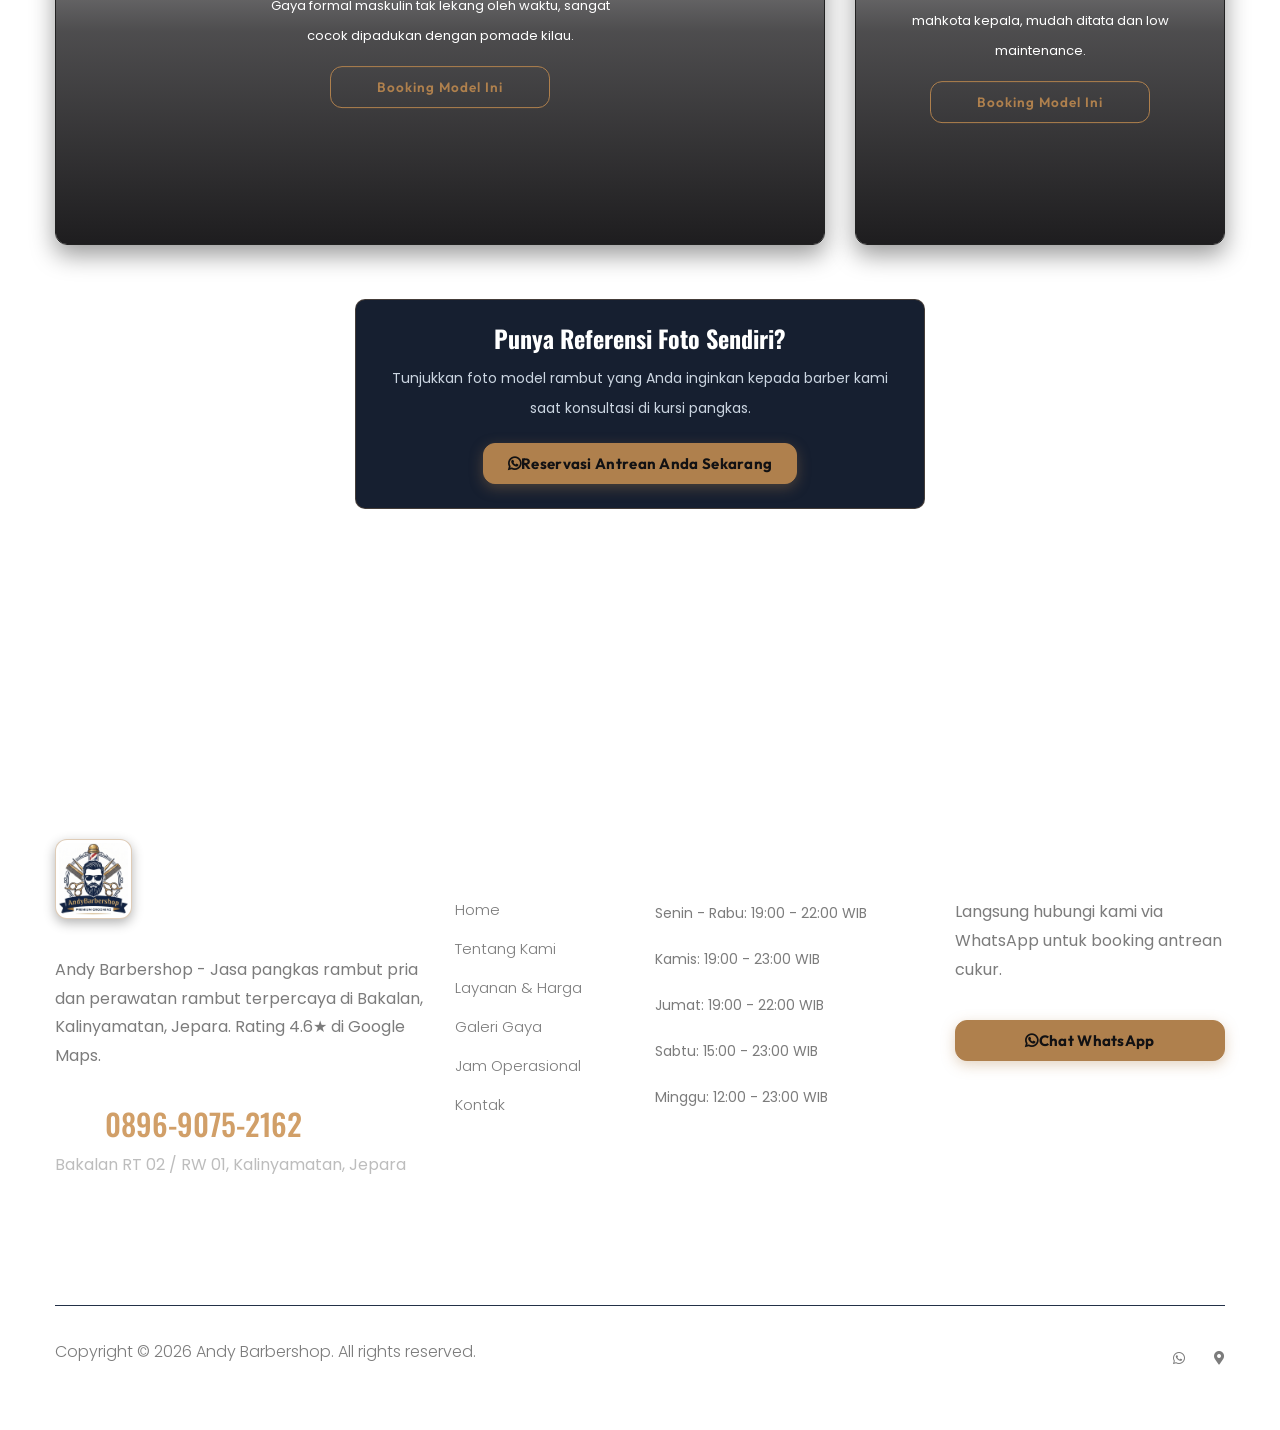
<file: portfolio.html>
<!doctype html>
<html class="no-js" lang="id">
<head>
    <meta charset="utf-8">
    <meta http-equiv="x-ua-compatible" content="ie=edge">
    <title>Galeri Hairstyle - Andy Barbershop</title>
    <meta name="description" content="Koleksi inspirasi gaya rambut pria modern di Andy Barbershop Kalinyamatan Jepara. Taper fade, two block, french crop, pompadour, mullet, dan penataan rambut presisi.">
    <meta name="viewport" content="width=device-width, initial-scale=1">
    
    <link rel="manifest" href="site.webmanifest">
    <link rel="shortcut icon" type="image/x-icon" href="assets/img/logo/LogoBarbershop.png">

    <!-- Google Fonts -->
    <link rel="preconnect" href="https://fonts.googleapis.com">
    <link rel="preconnect" href="https://fonts.gstatic.com" crossorigin>
    <link href="https://fonts.googleapis.com/css2?family=Cinzel:wght@600;700;800&family=Plus+Jakarta+Sans:wght@400;500;600;700;800&display=swap" rel="stylesheet">

    <!-- CSS here -->
    <link rel="stylesheet" href="assets/css/bootstrap.min.css">
    <link rel="stylesheet" href="assets/css/owl.carousel.min.css">
    <link rel="stylesheet" href="assets/css/slicknav.css">
    <link rel="stylesheet" href="assets/css/flaticon.css">
    <link rel="stylesheet" href="assets/css/animate.min.css">
    <link rel="stylesheet" href="assets/css/magnific-popup.css">
    <link rel="stylesheet" href="assets/css/fontawesome-all.min.css">
    <link rel="stylesheet" href="assets/css/themify-icons.css">
    <link rel="stylesheet" href="assets/css/slick.css">
    <link rel="stylesheet" href="assets/css/nice-select.css">
    <link rel="stylesheet" href="assets/css/style.css">
    <link rel="stylesheet" href="assets/css/andy-custom.css">
</head>
<body>
    <!-- Preloader Start -->
    <div id="preloader-active">
        <div class="preloader d-flex align-items-center justify-content-center">
            <div class="preloader-inner position-relative">
                <div class="preloader-circle"></div>
                <div class="preloader-img pere-text">
                    <img src="assets/img/logo/LogoBarbershop.png" alt="Andy Barbershop Loader" style="max-height: 80px; width: auto;">
                </div>
            </div>
        </div>
    </div>
    <!-- Preloader End -->

    <header>
        <!-- Header Start -->
        <div class="header-area header-transparent">
            <div class="main-header header-sticky">
                <div class="container-fluid">
                    <div class="row align-items-center">
                        <!-- Logo -->
                        <div class="col-xl-3 col-lg-3 col-md-3">
                            <div class="logo">
                                <a href="index.html">
                                    <img src="assets/img/logo/LogoBarbershop.png" alt="Logo Andy Barbershop">
                                    <div class="logo-brand-text d-none d-sm-block">
                                        Andy Barbershop
                                        <span>Hairstyle Specialist</span>
                                    </div>
                                </a>
                            </div>
                        </div>
                        <div class="col-xl-9 col-lg-9 col-md-9">
                            <div class="menu-main d-flex align-items-center justify-content-end">
                                <!-- Main-menu -->
                                <div class="main-menu f-right d-none d-lg-block">
                                    <nav>
                                        <ul id="navigation">
                                            <li><a href="index.html">Home</a></li>
                                            <li><a href="about.html">Tentang Kami</a></li>
                                            <li><a href="services.html">Layanan & Harga</a></li>
                                            <li class="active"><a href="portfolio.html">Galeri</a></li>
                                            <li><a href="index.html#schedule-location">Jadwal & Lokasi</a></li>
                                            <li><a href="contact.html">Kontak</a></li>
                                        </ul>
                                    </nav>
                                </div>
                                <div class="header-right-btn f-right d-none d-lg-block ml-30">
                                    <a href="#bookingModal" data-toggle="modal" data-target="#bookingModal" class="btn header-btn-wa btn-open-booking">
                                        <span><i class="fab fa-whatsapp"></i> Booking Antrean</span>
                                    </a>
                                </div>
                            </div>
                        </div>   
                        <!-- Mobile Menu -->
                        <div class="col-12">
                            <div class="mobile_menu d-block d-lg-none"></div>
                        </div>
                    </div>
                </div>
            </div>
        </div>
        <!-- Header End -->
    </header>

    <main>
        <!-- Hero Start -->
        <div class="slider-area2">
            <div class="slider-height2 d-flex align-items-center">
                <div class="container">
                    <div class="row">
                        <div class="col-xl-12">
                            <div class="hero-cap hero-cap2 pt-70 text-center">
                                <h2>Galeri & Hairstyle</h2>
                                <p style="color:#af804d; font-size:16px; margin-top:10px;">Inspirasi Gaya Rambut Elegan & Tren Terkini</p>
                            </div>
                        </div>
                    </div>
                </div>
            </div>
        </div>
        <!-- Hero End -->

        <!-- Gallery Area Start -->
        <div class="gallery-area section-padding30">
            <div class="container">
                <div class="row justify-content-center mb-60">
                    <div class="col-xl-8 text-center">
                        <div class="section-tittle">
                            <span>Inspirasi Potongan Populer</span>
                            <h2>Koleksi Model Rambut Pria Andy Barbershop</h2>
                            <p style="color: #cbd5e1; margin-top: 15px;">Simpan atau sebutkan nama model potongan di bawah ini kepada barber kami saat Anda datang.</p>
                        </div>
                    </div>
                </div>

                <div class="row">
                    <!-- Hairstyle 1 -->
                    <div class="col-lg-4 col-md-6 col-sm-6">
                        <div class="box snake mb-30">
                            <div class="gallery-img" style="background-image: url('https://images.unsplash.com/photo-1622287162716-f311baa1a2b8?auto=format&fit=crop&w=1200&q=85');"></div>
                            <div class="overlay">
                                <div class="overlay-content text-center p-3">
                                    <h4 style="color:#af804d; font-weight:700;">Taper Fade & Low Fade</h4>
                                    <p style="color:#ffffff; font-size:13px;">Gradasi halus di pelipis dan tengkuk, memberi kesan bersih dan rapi sepanjang hari.</p>
                                    <a href="#bookingModal" data-toggle="modal" data-target="#bookingModal" class="btn btn-shutter-single btn-open-booking" style="font-size:12px; padding:8px 16px;">
                                        <span>Booking Model Ini</span>
                                    </a>
                                </div>
                            </div>
                        </div>
                    </div>

                    <!-- Hairstyle 2 -->
                    <div class="col-lg-8 col-md-6 col-sm-6">
                        <div class="box snake mb-30">
                            <div class="gallery-img" style="background-image: url('https://images.unsplash.com/photo-1519085360753-af0119f7cbe7?auto=format&fit=crop&w=1200&q=85');"></div>
                            <div class="overlay">
                                <div class="overlay-content text-center p-3">
                                    <h4 style="color:#af804d; font-weight:700;">Two Block & Comma Hair</h4>
                                    <p style="color:#ffffff; font-size:13px;">Gaya rambut ala Korea dengan layer bervolume di bagian atas dan undercut rapi di samping.</p>
                                    <a href="#bookingModal" data-toggle="modal" data-target="#bookingModal" class="btn btn-shutter-single btn-open-booking" style="font-size:12px; padding:8px 16px;">
                                        <span>Booking Model Ini</span>
                                    </a>
                                </div>
                            </div>
                        </div>
                    </div>

                    <!-- Hairstyle 3 -->
                    <div class="col-lg-8 col-md-6 col-sm-6">
                        <div class="box snake mb-30">
                            <div class="gallery-img" style="background-image: url('https://images.unsplash.com/photo-1503951914875-452162b0f3f1?auto=format&fit=crop&w=1200&q=85');"></div>
                            <div class="overlay">
                                <div class="overlay-content text-center p-3">
                                    <h4 style="color:#af804d; font-weight:700;">Classic Side Part & Pompadour</h4>
                                    <p style="color:#ffffff; font-size:13px;">Gaya formal maskulin tak lekang oleh waktu, sangat cocok dipadukan dengan pomade kilau.</p>
                                    <a href="#bookingModal" data-toggle="modal" data-target="#bookingModal" class="btn btn-shutter-single btn-open-booking" style="font-size:12px; padding:8px 16px;">
                                        <span>Booking Model Ini</span>
                                    </a>
                                </div>
                            </div>
                        </div>
                    </div>

                    <!-- Hairstyle 4 -->
                    <div class="col-lg-4 col-md-6 col-sm-6">
                        <div class="box snake mb-30">
                            <div class="gallery-img" style="background-image: url('https://images.unsplash.com/photo-1622286342621-4bd786c2447c?auto=format&fit=crop&w=1200&q=85');"></div>
                            <div class="overlay">
                                <div class="overlay-content text-center p-3">
                                    <h4 style="color:#af804d; font-weight:700;">French Crop & Textured Cut</h4>
                                    <p style="color:#ffffff; font-size:13px;">Poni pendek dengan tekstur tegas di mahkota kepala, mudah ditata dan low maintenance.</p>
                                    <a href="#bookingModal" data-toggle="modal" data-target="#bookingModal" class="btn btn-shutter-single btn-open-booking" style="font-size:12px; padding:8px 16px;">
                                        <span>Booking Model Ini</span>
                                    </a>
                                </div>
                            </div>
                        </div>
                    </div>
                </div>

                <div class="row justify-content-center mt-4">
                    <div class="col-xl-6 text-center">
                        <div class="p-4" style="background:#161f30; border:1px solid rgba(175,128,77,0.3); border-radius:10px;">
                            <h4 style="color:#ffffff; font-weight:700; margin-bottom:10px;">Punya Referensi Foto Sendiri?</h4>
                            <p style="color:#cbd5e1; font-size:14px; margin-bottom:20px;">Tunjukkan foto model rambut yang Anda inginkan kepada barber kami saat konsultasi di kursi pangkas.</p>
                            <a href="#bookingModal" data-toggle="modal" data-target="#bookingModal" class="btn header-btn-wa btn-open-booking">
                                <span><i class="fab fa-whatsapp mr-1"></i> Reservasi Antrean Anda Sekarang</span>
                            </a>
                        </div>
                    </div>
                </div>
            </div>
        </div>
        <!-- Gallery Area End -->
    </main>

    <!-- Footer Start -->
    <footer>
        <div class="footer-area section-bg" data-background="assets/img/gallery/footer_bg.png">
            <div class="container">
                <div class="footer-top footer-padding">
                    <div class="row d-flex justify-content-between">
                        <div class="col-xl-4 col-lg-4 col-md-6 col-sm-8 mb-40">
                            <div class="single-footer-caption">
                                <div class="footer-logo mb-25">
                                    <a href="index.html">
                                        <img src="assets/img/logo/LogoBarbershop.png" alt="Andy Barbershop Logo">
                                    </a>
                                </div>
                                <div class="footer-tittle">
                                    <div class="footer-pera">
                                        <p class="info1">Andy Barbershop - Jasa pangkas rambut pria dan perawatan rambut terpercaya di Bakalan, Kalinyamatan, Jepara. Rating 4.6★ di Google Maps.</p>
                                    </div>
                                </div>
                                <div class="footer-number mt-20">
                                    <h4><span>WA: </span>0896-9075-2162</h4>
                                    <p>Bakalan RT 02 / RW 01, Kalinyamatan, Jepara</p>
                                </div>
                            </div>
                        </div>
                        <div class="col-xl-2 col-lg-2 col-md-3 col-sm-4 mb-40">
                            <div class="single-footer-caption">
                                <div class="footer-tittle">
                                    <h4>Navigasi</h4>
                                    <ul>
                                        <li><a href="index.html">Home</a></li>
                                        <li><a href="about.html">Tentang Kami</a></li>
                                        <li><a href="services.html">Layanan & Harga</a></li>
                                        <li><a href="portfolio.html">Galeri Gaya</a></li>
                                        <li><a href="index.html#schedule-location">Jam Operasional</a></li>
                                        <li><a href="contact.html">Kontak</a></li>
                                    </ul>
                                </div>
                            </div>
                        </div>
                        <div class="col-xl-3 col-lg-3 col-md-4 col-sm-6 mb-40">
                            <div class="single-footer-caption">
                                <div class="footer-tittle">
                                    <h4>Jam Buka</h4>
                                    <ul style="color:#cbd5e1; font-size:14px; line-height:2.2;">
                                        <li>Senin - Rabu: 19:00 - 22:00 WIB</li>
                                        <li>Kamis: 19:00 - 23:00 WIB</li>
                                        <li>Jumat: 19:00 - 22:00 WIB</li>
                                        <li>Sabtu: 15:00 - 23:00 WIB</li>
                                        <li>Minggu: 12:00 - 23:00 WIB</li>
                                    </ul>
                                </div>
                            </div>
                        </div>
                        <div class="col-xl-3 col-lg-3 col-md-5 col-sm-8 mb-40">
                            <div class="single-footer-caption">
                                <div class="footer-tittle">
                                    <h4>Booking Cepat</h4>
                                    <div class="footer-pera">
                                        <p class="info1">Langsung hubungi kami via WhatsApp untuk booking antrean cukur.</p>
                                    </div>
                                    <div class="mt-20">
                                        <a href="#bookingModal" data-toggle="modal" data-target="#bookingModal" class="btn header-btn-wa btn-open-booking w-100 justify-content-center">
                                            <span><i class="fab fa-whatsapp"></i> Chat WhatsApp</span>
                                        </a>
                                    </div>
                                </div>
                            </div>
                        </div>
                    </div>
                </div>
                <div class="footer-bottom">
                    <div class="row d-flex justify-content-between align-items-center">
                        <div class="col-xl-8 col-lg-8">
                            <div class="footer-copy-right">
                                <p>Copyright &copy; <script>document.write(new Date().getFullYear());</script> Andy Barbershop. All rights reserved.</p>
                            </div>
                        </div>
                        <div class="col-xl-4 col-lg-4">
                            <div class="footer-social f-right">
                                <a href="https://wa.me/6289690752162" target="_blank" rel="noopener"><i class="fab fa-whatsapp"></i></a>
                                <a href="https://maps.google.com/?cid=6424364448530343425" target="_blank" rel="noopener" title="Lokasi Google Maps"><i class="fas fa-map-marker-alt"></i></a>
                            </div>
                        </div>
                    </div>
                </div>
            </div>
        </div>
    </footer>

    <!-- Floating WhatsApp Button -->
    <a href="#bookingModal" data-toggle="modal" data-target="#bookingModal" class="wa-float-btn btn-open-booking" title="Booking WhatsApp">
        <i class="fab fa-whatsapp"></i>
        <span class="wa-float-tooltip">Booking Antrean WA</span>
    </a>

    <!-- Scroll Up -->
    <div id="back-top">
        <a title="Go to Top" href="#"> <i class="fas fa-level-up-alt"></i></a>
    </div>

    <!-- WhatsApp Booking Modal (FR-03) -->
    <div class="modal fade andy-modal" id="bookingModal" tabindex="-1" role="dialog" aria-labelledby="bookingModalLabel" aria-hidden="true">
        <div class="modal-dialog modal-dialog-centered" role="document">
            <div class="modal-content">
                <div class="modal-header">
                    <h5 class="modal-title" id="bookingModalLabel">
                        <i class="fab fa-whatsapp" style="color:#25d366; margin-right:8px;"></i> Reservasi Antrean Andy Barbershop
                    </h5>
                    <button type="button" class="close" data-dismiss="modal" aria-label="Close">
                        <span aria-hidden="true">&times;</span>
                    </button>
                </div>
                <form id="waBookingForm">
                    <div class="modal-body">
                        <div class="form-group">
                            <label for="booking-name"><i class="fas fa-user" style="color:#af804d; margin-right:6px;"></i> Nama Lengkap *</label>
                            <input type="text" class="form-control" id="booking-name" placeholder="Masukkan nama Anda (misal: Dimas)" required>
                        </div>
                        <div class="form-group">
                            <label for="booking-service"><i class="fas fa-cut" style="color:#af804d; margin-right:6px;"></i> Pilihan Layanan *</label>
                            <select class="form-control" id="booking-service" required>
                                <option value="Classic Haircut (Rp 20.000)">Classic Haircut (Rp 20.000)</option>
                                <option value="Beard Trim & Shave (Rp 15.000)">Beard Trim & Shave (Rp 15.000)</option>
                                <option value="Hair Wash & Massage (Rp 15.000)">Hair Wash & Massage (Rp 15.000)</option>
                                <option value="Coloring / Semir Rambut (Mulai Rp 35.000)">Coloring / Semir Rambut (Mulai Rp 35.000)</option>
                                <option value="Hair Tattoo / Razor Line (Mulai Rp 15.000)">Hair Tattoo / Razor Line (Mulai Rp 15.000)</option>
                                <option value="Full Grooming Package (Rp 45.000)">Full Grooming Package (Rp 45.000)</option>
                            </select>
                        </div>
                        <div class="row">
                            <div class="col-md-6">
                                <div class="form-group">
                                    <label for="booking-date"><i class="far fa-calendar-alt" style="color:#af804d; margin-right:6px;"></i> Tanggal *</label>
                                    <input type="date" class="form-control" id="booking-date" required>
                                </div>
                            </div>
                            <div class="col-md-6">
                                <div class="form-group">
                                    <label for="booking-time"><i class="far fa-clock" style="color:#af804d; margin-right:6px;"></i> Jam Kedatangan *</label>
                                    <select class="form-control" id="booking-time" required>
                                        <option value="19:00 WIB">19:00 WIB</option>
                                        <option value="19:30 WIB">19:30 WIB</option>
                                        <option value="20:00 WIB">20:00 WIB</option>
                                        <option value="20:30 WIB">20:30 WIB</option>
                                        <option value="21:00 WIB">21:00 WIB</option>
                                        <option value="21:30 WIB">21:30 WIB</option>
                                        <option value="22:00 WIB (Kamis/Sabtu/Minggu)">22:00 WIB (Kamis/Sabtu/Minggu)</option>
                                        <option value="15:00 WIB (Khusus Sabtu)">15:00 WIB (Khusus Sabtu)</option>
                                        <option value="16:00 WIB (Khusus Sabtu)">16:00 WIB (Khusus Sabtu)</option>
                                        <option value="13:00 WIB (Khusus Minggu)">13:00 WIB (Khusus Minggu)</option>
                                        <option value="15:00 WIB (Khusus Minggu)">15:00 WIB (Khusus Minggu)</option>
                                    </select>
                                </div>
                            </div>
                        </div>
                        <div class="form-group">
                            <label for="booking-notes"><i class="fas fa-pencil-alt" style="color:#af804d; margin-right:6px;"></i> Catatan / Request Model (Opsional)</label>
                            <input type="text" class="form-control" id="booking-notes" placeholder="Misal: Model Taper Fade samping tipis">
                        </div>
                    </div>
                    <div class="modal-footer" style="border-top: 1px solid rgba(175, 128, 77, 0.2);">
                        <button type="submit" class="btn-submit-wa">
                            <span><i class="fab fa-whatsapp" style="font-size:20px;"></i> Kirim Format Booking ke WhatsApp</span>
                        </button>
                    </div>
                </form>
            </div>
        </div>
    </div>

    <!-- JS here -->
    <script src="./assets/js/vendor/modernizr-3.5.0.min.js"></script>
    <script src="./assets/js/vendor/jquery-1.12.4.min.js"></script>
    <script src="./assets/js/popper.min.js"></script>
    <script src="./assets/js/bootstrap.min.js"></script>
    <script src="./assets/js/jquery.slicknav.min.js"></script>
    <script src="./assets/js/owl.carousel.min.js"></script>
    <script src="./assets/js/slick.min.js"></script>
    <script src="./assets/js/wow.min.js"></script>
    <script src="./assets/js/animated.headline.js"></script>
    <script src="./assets/js/jquery.magnific-popup.js"></script>
    <script src="./assets/js/gijgo.min.js"></script>
    <script src="./assets/js/jquery.sticky.js"></script>
    <script src="./assets/js/plugins.js"></script>
    <script src="./assets/js/main.js"></script>
    <script src="./assets/js/andy-barber.js"></script>
</body>
</html>
</file>
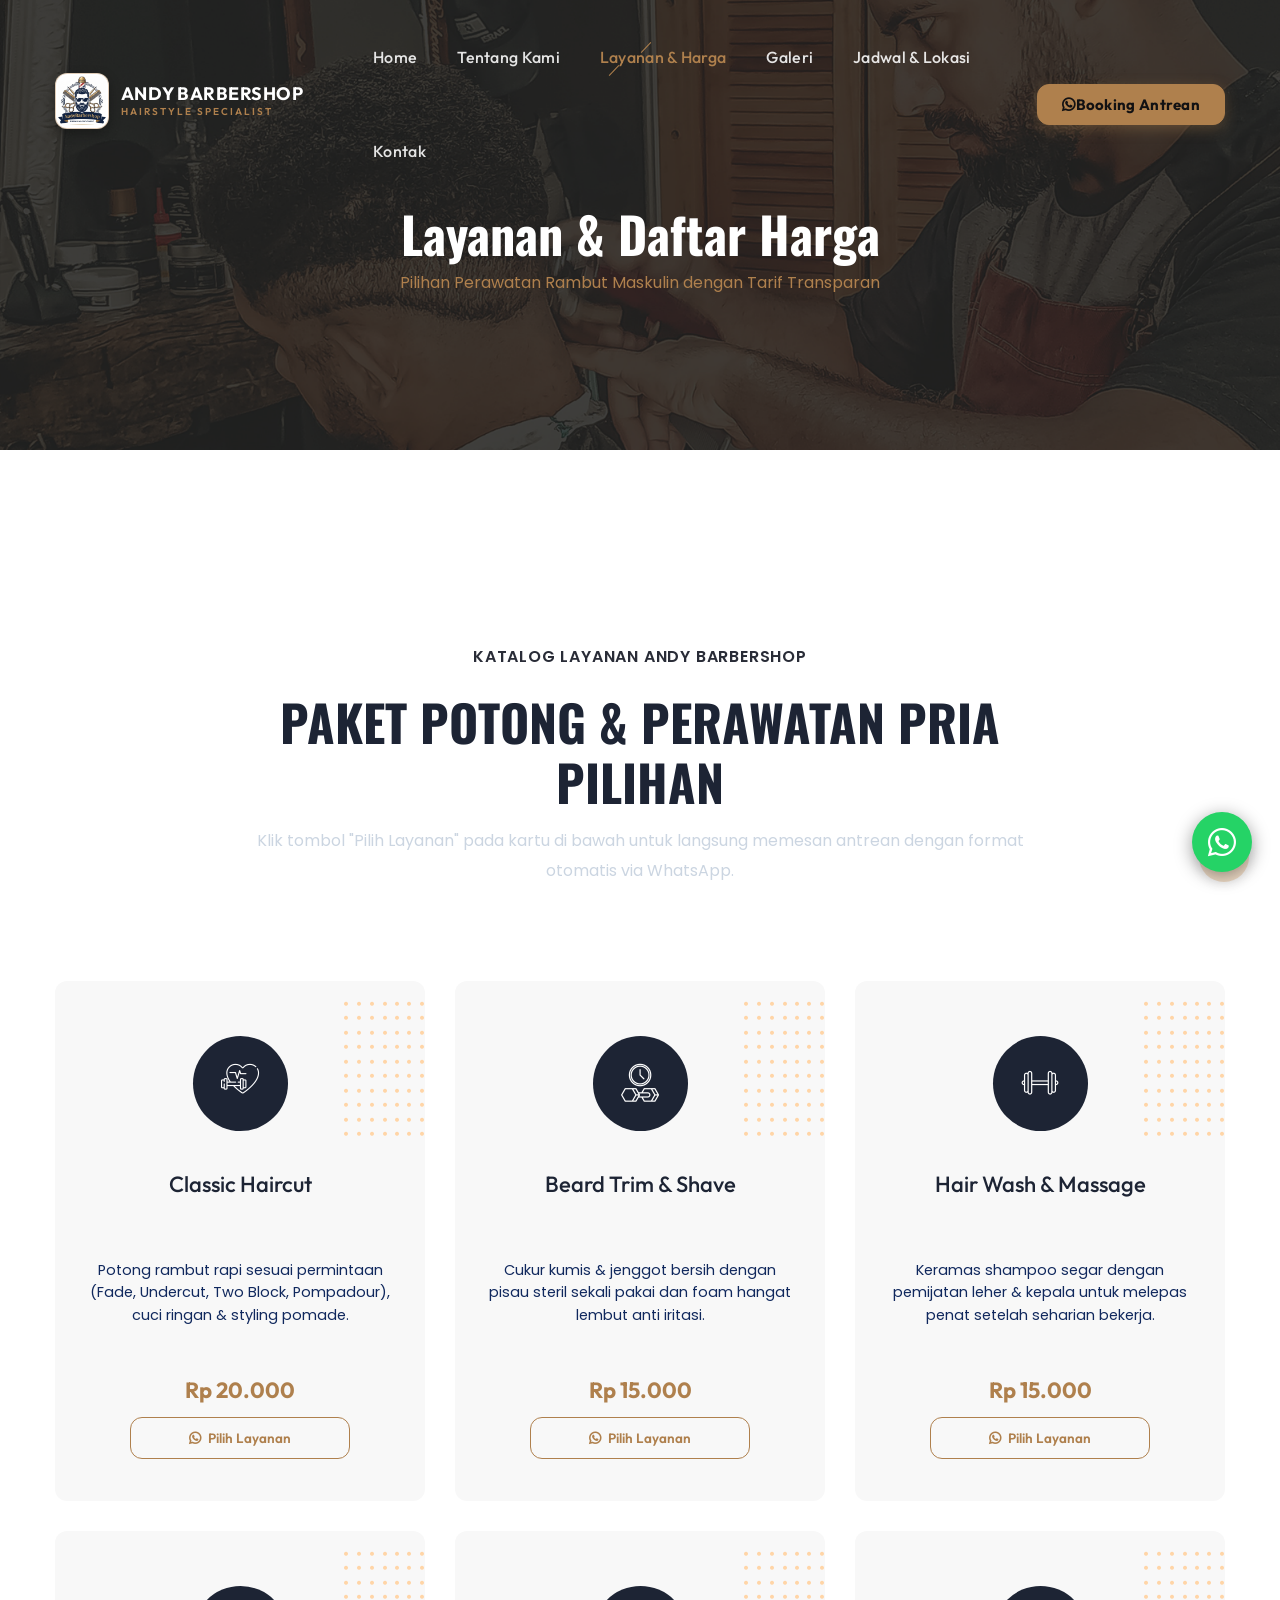
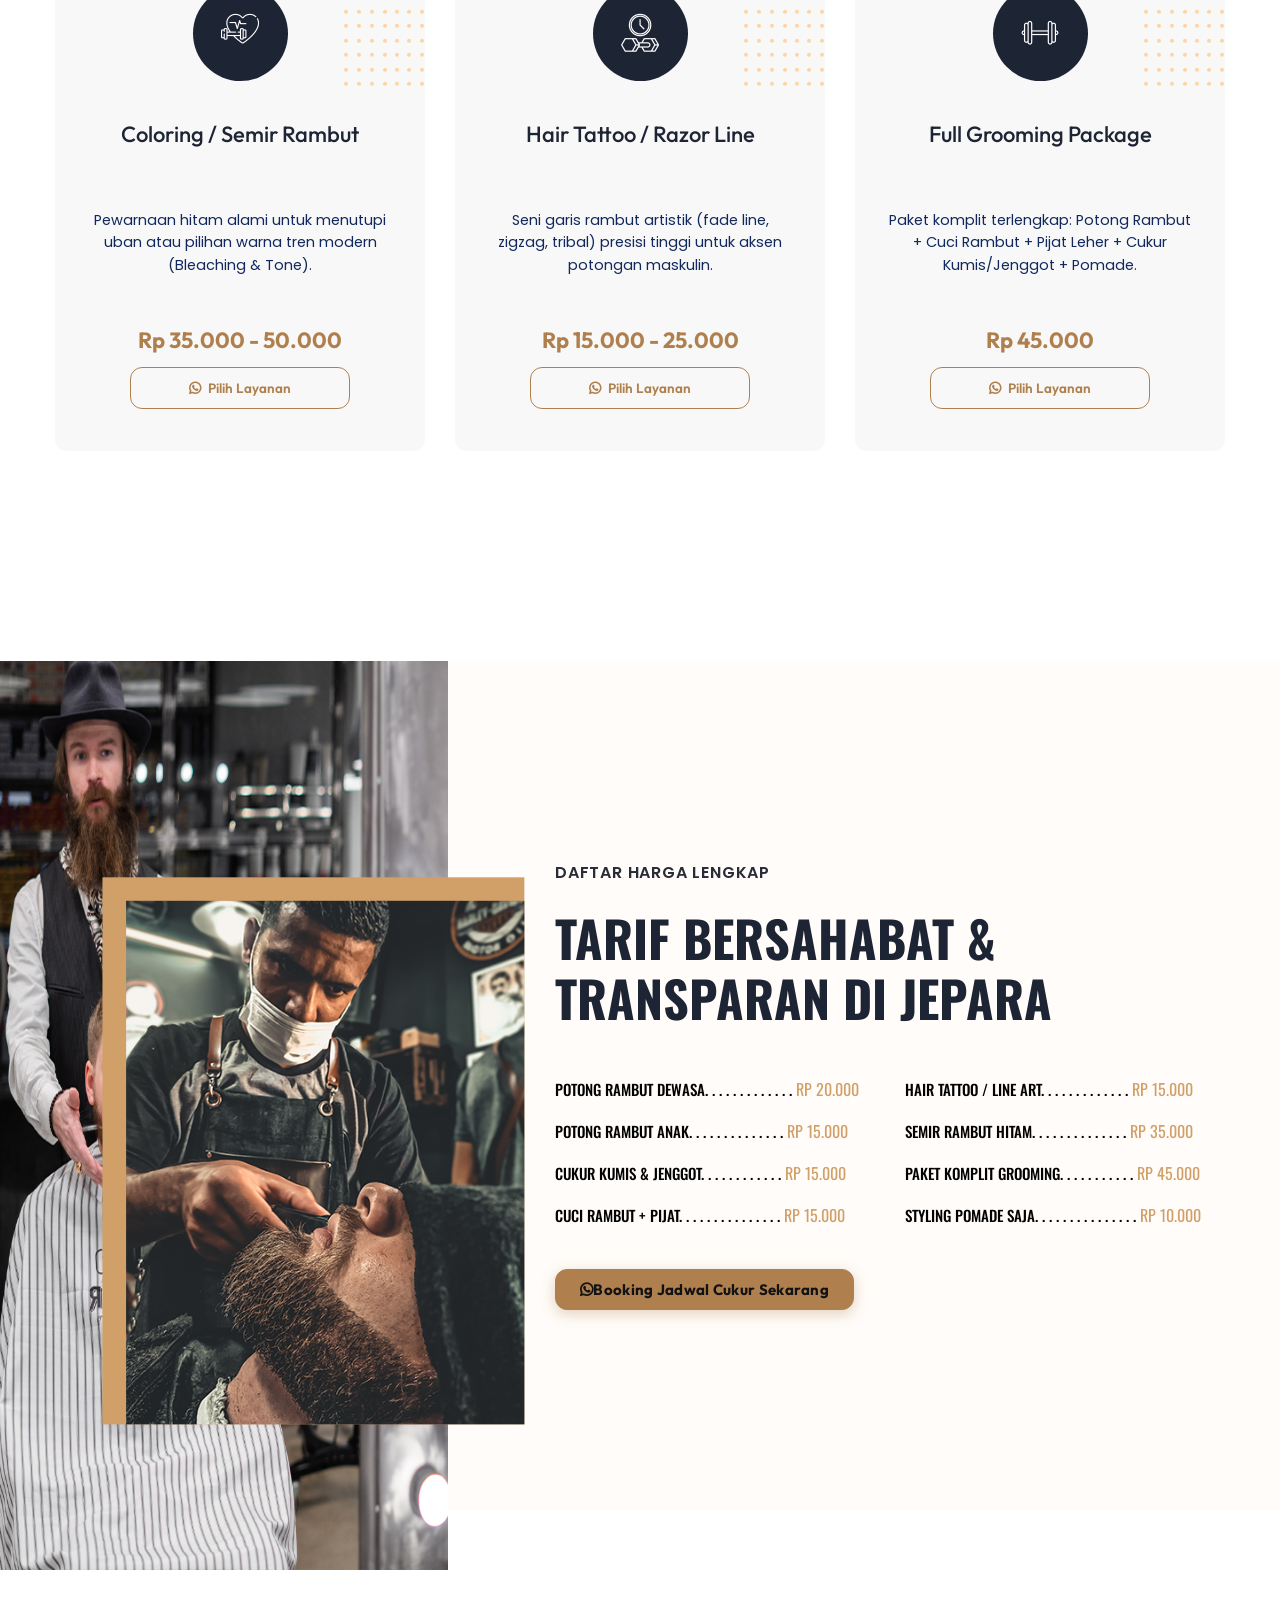
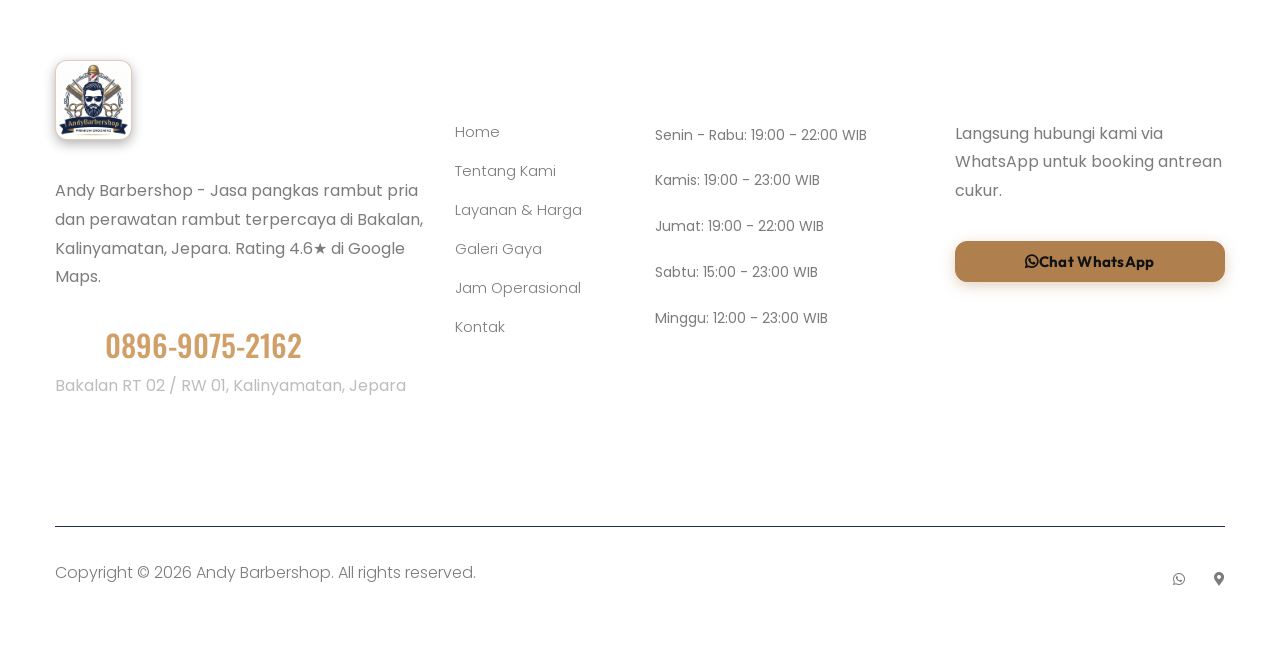
<file: services.html>
<!doctype html>
<html class="no-js" lang="id">
<head>
    <meta charset="utf-8">
    <meta http-equiv="x-ua-compatible" content="ie=edge">
    <title>Layanan & Tarif - Andy Barbershop</title>
    <meta name="description" content="Daftar layanan potong rambut dan tarif grooming lengkap Andy Barbershop di Kalinyamatan, Jepara. Classic cut, beard trim, hair wash, semir rambut, dan paket komplit.">
    <meta name="viewport" content="width=device-width, initial-scale=1">
    
    <link rel="manifest" href="site.webmanifest">
    <link rel="shortcut icon" type="image/x-icon" href="assets/img/logo/LogoBarbershop.png">

    <!-- Google Fonts -->
    <link rel="preconnect" href="https://fonts.googleapis.com">
    <link rel="preconnect" href="https://fonts.gstatic.com" crossorigin>
    <link href="https://fonts.googleapis.com/css2?family=Cinzel:wght@600;700;800&family=Plus+Jakarta+Sans:wght@400;500;600;700;800&display=swap" rel="stylesheet">

    <!-- CSS here -->
    <link rel="stylesheet" href="assets/css/bootstrap.min.css">
    <link rel="stylesheet" href="assets/css/owl.carousel.min.css">
    <link rel="stylesheet" href="assets/css/slicknav.css">
    <link rel="stylesheet" href="assets/css/flaticon.css">
    <link rel="stylesheet" href="assets/css/animate.min.css">
    <link rel="stylesheet" href="assets/css/magnific-popup.css">
    <link rel="stylesheet" href="assets/css/fontawesome-all.min.css">
    <link rel="stylesheet" href="assets/css/themify-icons.css">
    <link rel="stylesheet" href="assets/css/slick.css">
    <link rel="stylesheet" href="assets/css/nice-select.css">
    <link rel="stylesheet" href="assets/css/style.css">
    <link rel="stylesheet" href="assets/css/andy-custom.css">
</head>
<body>
    <!-- Preloader Start -->
    <div id="preloader-active">
        <div class="preloader d-flex align-items-center justify-content-center">
            <div class="preloader-inner position-relative">
                <div class="preloader-circle"></div>
                <div class="preloader-img pere-text">
                    <img src="assets/img/logo/LogoBarbershop.png" alt="Andy Barbershop Loader" style="max-height: 80px; width: auto;">
                </div>
            </div>
        </div>
    </div>
    <!-- Preloader End -->

    <header>
        <!-- Header Start -->
        <div class="header-area header-transparent">
            <div class="main-header header-sticky">
                <div class="container-fluid">
                    <div class="row align-items-center">
                        <!-- Logo -->
                        <div class="col-xl-3 col-lg-3 col-md-3">
                            <div class="logo">
                                <a href="index.html">
                                    <img src="assets/img/logo/LogoBarbershop.png" alt="Logo Andy Barbershop">
                                    <div class="logo-brand-text d-none d-sm-block">
                                        Andy Barbershop
                                        <span>Hairstyle Specialist</span>
                                    </div>
                                </a>
                            </div>
                        </div>
                        <div class="col-xl-9 col-lg-9 col-md-9">
                            <div class="menu-main d-flex align-items-center justify-content-end">
                                <!-- Main-menu -->
                                <div class="main-menu f-right d-none d-lg-block">
                                    <nav>
                                        <ul id="navigation">
                                            <li><a href="index.html">Home</a></li>
                                            <li><a href="about.html">Tentang Kami</a></li>
                                            <li class="active"><a href="services.html">Layanan & Harga</a></li>
                                            <li><a href="portfolio.html">Galeri</a></li>
                                            <li><a href="index.html#schedule-location">Jadwal & Lokasi</a></li>
                                            <li><a href="contact.html">Kontak</a></li>
                                        </ul>
                                    </nav>
                                </div>
                                <div class="header-right-btn f-right d-none d-lg-block ml-30">
                                    <a href="#bookingModal" data-toggle="modal" data-target="#bookingModal" class="btn header-btn-wa btn-open-booking">
                                        <span><i class="fab fa-whatsapp"></i> Booking Antrean</span>
                                    </a>
                                </div>
                            </div>
                        </div>   
                        <!-- Mobile Menu -->
                        <div class="col-12">
                            <div class="mobile_menu d-block d-lg-none"></div>
                        </div>
                    </div>
                </div>
            </div>
        </div>
        <!-- Header End -->
    </header>

    <main>
        <!-- Hero Start -->
        <div class="slider-area2">
            <div class="slider-height2 d-flex align-items-center">
                <div class="container">
                    <div class="row">
                        <div class="col-xl-12">
                            <div class="hero-cap hero-cap2 pt-70 text-center">
                                <h2>Layanan & Daftar Harga</h2>
                                <p style="color:#af804d; font-size:16px; margin-top:10px;">Pilihan Perawatan Rambut Maskulin dengan Tarif Transparan</p>
                            </div>
                        </div>
                    </div>
                </div>
            </div>
        </div>
        <!-- Hero End -->

        <!-- Services Area Start -->
        <section class="service-area section-padding30">
            <div class="container">
                <div class="row d-flex justify-content-center">
                    <div class="col-xl-8 col-lg-8 text-center mb-80">
                        <div class="section-tittle">
                            <span>Katalog Layanan Andy Barbershop</span>
                            <h2>Paket Potong & Perawatan Pria Pilihan</h2>
                            <p style="color: #cbd5e1; margin-top: 15px;">Klik tombol "Pilih Layanan" pada kartu di bawah untuk langsung memesan antrean dengan format otomatis via WhatsApp.</p>
                        </div>
                    </div>
                </div>
                <!-- Service Cards -->
                <div class="row">
                    <!-- Service 1 -->
                    <div class="col-xl-4 col-lg-4 col-md-6 mb-30">
                        <div class="services-caption text-center">
                            <div class="service-icon"><i class="flaticon-healthcare-and-medical"></i></div> 
                            <div class="service-cap">
                                <h4>Classic Haircut</h4>
                                <p>Potong rambut rapi sesuai permintaan (Fade, Undercut, Two Block, Pompadour), cuci ringan & styling pomade.</p>
                                <span class="service-price">Rp 20.000</span>
                                <button type="button" class="btn-choose-service" data-service="Classic Haircut (Rp 20.000)">
                                    <span><i class="fab fa-whatsapp mr-1"></i> Pilih Layanan</span>
                                </button>
                            </div>
                        </div>
                    </div>
                    <!-- Service 2 -->
                    <div class="col-xl-4 col-lg-4 col-md-6 mb-30">
                        <div class="services-caption active text-center">
                            <div class="service-icon"><i class="flaticon-clock"></i></div> 
                            <div class="service-cap">
                                <h4>Beard Trim & Shave</h4>
                                <p>Cukur kumis & jenggot bersih dengan pisau steril sekali pakai dan foam hangat lembut anti iritasi.</p>
                                <span class="service-price">Rp 15.000</span>
                                <button type="button" class="btn-choose-service" data-service="Beard Trim & Shave (Rp 15.000)">
                                    <span><i class="fab fa-whatsapp mr-1"></i> Pilih Layanan</span>
                                </button>
                            </div>
                        </div>
                    </div> 
                    <!-- Service 3 -->
                    <div class="col-xl-4 col-lg-4 col-md-6 mb-30">
                        <div class="services-caption text-center">
                            <div class="service-icon"><i class="flaticon-fitness"></i></div> 
                            <div class="service-cap">
                                <h4>Hair Wash & Massage</h4>
                                <p>Keramas shampoo segar dengan pemijatan leher & kepala untuk melepas penat setelah seharian bekerja.</p>
                                <span class="service-price">Rp 15.000</span>
                                <button type="button" class="btn-choose-service" data-service="Hair Wash & Massage (Rp 15.000)">
                                    <span><i class="fab fa-whatsapp mr-1"></i> Pilih Layanan</span>
                                </button>
                            </div>
                        </div>
                    </div>
                    <!-- Service 4 -->
                    <div class="col-xl-4 col-lg-4 col-md-6 mb-30">
                        <div class="services-caption text-center">
                            <div class="service-icon"><i class="flaticon-healthcare-and-medical"></i></div> 
                            <div class="service-cap">
                                <h4>Coloring / Semir Rambut</h4>
                                <p>Pewarnaan hitam alami untuk menutupi uban atau pilihan warna tren modern (Bleaching & Tone).</p>
                                <span class="service-price">Rp 35.000 - 50.000</span>
                                <button type="button" class="btn-choose-service" data-service="Coloring / Semir Rambut (Mulai Rp 35.000)">
                                    <span><i class="fab fa-whatsapp mr-1"></i> Pilih Layanan</span>
                                </button>
                            </div>
                        </div>
                    </div>
                    <!-- Service 5 -->
                    <div class="col-xl-4 col-lg-4 col-md-6 mb-30">
                        <div class="services-caption text-center">
                            <div class="service-icon"><i class="flaticon-clock"></i></div> 
                            <div class="service-cap">
                                <h4>Hair Tattoo / Razor Line</h4>
                                <p>Seni garis rambut artistik (fade line, zigzag, tribal) presisi tinggi untuk aksen potongan maskulin.</p>
                                <span class="service-price">Rp 15.000 - 25.000</span>
                                <button type="button" class="btn-choose-service" data-service="Hair Tattoo / Razor Line (Mulai Rp 15.000)">
                                    <span><i class="fab fa-whatsapp mr-1"></i> Pilih Layanan</span>
                                </button>
                            </div>
                        </div>
                    </div>
                    <!-- Service 6 -->
                    <div class="col-xl-4 col-lg-4 col-md-6 mb-30">
                        <div class="services-caption active text-center">
                            <div class="service-icon"><i class="flaticon-fitness"></i></div> 
                            <div class="service-cap">
                                <h4>Full Grooming Package</h4>
                                <p>Paket komplit terlengkap: Potong Rambut + Cuci Rambut + Pijat Leher + Cukur Kumis/Jenggot + Pomade.</p>
                                <span class="service-price">Rp 45.000</span>
                                <button type="button" class="btn-choose-service" data-service="Full Grooming Package (Rp 45.000)">
                                    <span><i class="fab fa-whatsapp mr-1"></i> Pilih Layanan</span>
                                </button>
                            </div>
                        </div>
                    </div>
                </div>
            </div>
        </section>
        <!-- Services Area End -->

        <!-- Best Pricing Area Start -->
        <div class="best-pricing section-padding2 position-relative">
            <div class="container">
                <div class="row justify-content-end">
                    <div class="col-xl-7 col-lg-7">
                        <div class="section-tittle mb-50">
                            <span>Daftar Harga Lengkap</span>
                            <h2>Tarif Bersahabat & Transparan di Jepara</h2>
                        </div>
                        <div class="row">
                            <div class="col-lg-6 col-md-6 col-sm-6">
                                <div class="pricing-list">
                                    <ul>
                                        <li>Potong Rambut Dewasa. . . . . . . . . . . . . <span>Rp 20.000</span></li>
                                        <li>Potong Rambut Anak. . . . . . . . . . . . . . <span>Rp 15.000</span></li>
                                        <li>Cukur Kumis & Jenggot. . . . . . . . . . . . <span>Rp 15.000</span></li>
                                        <li>Cuci Rambut + Pijat. . . . . . . . . . . . . . . <span>Rp 15.000</span></li>
                                    </ul>
                                </div>
                            </div>
                            <div class="col-lg-6 col-md-6 col-sm-6">
                                <div class="pricing-list">
                                    <ul>
                                        <li>Hair Tattoo / Line Art. . . . . . . . . . . . . <span>Rp 15.000</span></li>
                                        <li>Semir Rambut Hitam. . . . . . . . . . . . . . <span>Rp 35.000</span></li>
                                        <li>Paket Komplit Grooming. . . . . . . . . . . <span>Rp 45.000</span></li>
                                        <li>Styling Pomade Saja. . . . . . . . . . . . . . . <span>Rp 10.000</span></li>
                                    </ul>
                                </div>
                            </div>
                        </div>
                        <div class="mt-4">
                            <a href="#bookingModal" data-toggle="modal" data-target="#bookingModal" class="btn header-btn-wa btn-open-booking">
                                <span><i class="fab fa-whatsapp mr-1"></i> Booking Jadwal Cukur Sekarang</span>
                            </a>
                        </div>
                    </div>
                </div>
            </div>
            <div class="pricing-img">
                <img class="pricing-img1" src="assets/img/gallery/pricing1.png" alt="">
                <img class="pricing-img2" src="assets/img/gallery/pricing2.png" alt="">
            </div>
        </div>
        <!-- Best Pricing Area End -->
    </main>

    <!-- Footer Start -->
    <footer>
        <div class="footer-area section-bg" data-background="assets/img/gallery/footer_bg.png">
            <div class="container">
                <div class="footer-top footer-padding">
                    <div class="row d-flex justify-content-between">
                        <div class="col-xl-4 col-lg-4 col-md-6 col-sm-8 mb-40">
                            <div class="single-footer-caption">
                                <div class="footer-logo mb-25">
                                    <a href="index.html">
                                        <img src="assets/img/logo/LogoBarbershop.png" alt="Andy Barbershop Logo">
                                    </a>
                                </div>
                                <div class="footer-tittle">
                                    <div class="footer-pera">
                                        <p class="info1">Andy Barbershop - Jasa pangkas rambut pria dan perawatan rambut terpercaya di Bakalan, Kalinyamatan, Jepara. Rating 4.6★ di Google Maps.</p>
                                    </div>
                                </div>
                                <div class="footer-number mt-20">
                                    <h4><span>WA: </span>0896-9075-2162</h4>
                                    <p>Bakalan RT 02 / RW 01, Kalinyamatan, Jepara</p>
                                </div>
                            </div>
                        </div>
                        <div class="col-xl-2 col-lg-2 col-md-3 col-sm-4 mb-40">
                            <div class="single-footer-caption">
                                <div class="footer-tittle">
                                    <h4>Navigasi</h4>
                                    <ul>
                                        <li><a href="index.html">Home</a></li>
                                        <li><a href="about.html">Tentang Kami</a></li>
                                        <li><a href="services.html">Layanan & Harga</a></li>
                                        <li><a href="portfolio.html">Galeri Gaya</a></li>
                                        <li><a href="index.html#schedule-location">Jam Operasional</a></li>
                                        <li><a href="contact.html">Kontak</a></li>
                                    </ul>
                                </div>
                            </div>
                        </div>
                        <div class="col-xl-3 col-lg-3 col-md-4 col-sm-6 mb-40">
                            <div class="single-footer-caption">
                                <div class="footer-tittle">
                                    <h4>Jam Buka</h4>
                                    <ul style="color:#cbd5e1; font-size:14px; line-height:2.2;">
                                        <li>Senin - Rabu: 19:00 - 22:00 WIB</li>
                                        <li>Kamis: 19:00 - 23:00 WIB</li>
                                        <li>Jumat: 19:00 - 22:00 WIB</li>
                                        <li>Sabtu: 15:00 - 23:00 WIB</li>
                                        <li>Minggu: 12:00 - 23:00 WIB</li>
                                    </ul>
                                </div>
                            </div>
                        </div>
                        <div class="col-xl-3 col-lg-3 col-md-5 col-sm-8 mb-40">
                            <div class="single-footer-caption">
                                <div class="footer-tittle">
                                    <h4>Booking Cepat</h4>
                                    <div class="footer-pera">
                                        <p class="info1">Langsung hubungi kami via WhatsApp untuk booking antrean cukur.</p>
                                    </div>
                                    <div class="mt-20">
                                        <a href="#bookingModal" data-toggle="modal" data-target="#bookingModal" class="btn header-btn-wa btn-open-booking w-100 justify-content-center">
                                            <span><i class="fab fa-whatsapp"></i> Chat WhatsApp</span>
                                        </a>
                                    </div>
                                </div>
                            </div>
                        </div>
                    </div>
                </div>
                <div class="footer-bottom">
                    <div class="row d-flex justify-content-between align-items-center">
                        <div class="col-xl-8 col-lg-8">
                            <div class="footer-copy-right">
                                <p>Copyright &copy; <script>document.write(new Date().getFullYear());</script> Andy Barbershop. All rights reserved.</p>
                            </div>
                        </div>
                        <div class="col-xl-4 col-lg-4">
                            <div class="footer-social f-right">
                                <a href="https://wa.me/6289690752162" target="_blank" rel="noopener"><i class="fab fa-whatsapp"></i></a>
                                <a href="https://maps.google.com/?cid=6424364448530343425" target="_blank" rel="noopener" title="Lokasi Google Maps"><i class="fas fa-map-marker-alt"></i></a>
                            </div>
                        </div>
                    </div>
                </div>
            </div>
        </div>
    </footer>

    <!-- Floating WhatsApp Button -->
    <a href="#bookingModal" data-toggle="modal" data-target="#bookingModal" class="wa-float-btn btn-open-booking" title="Booking WhatsApp">
        <i class="fab fa-whatsapp"></i>
        <span class="wa-float-tooltip">Booking Antrean WA</span>
    </a>

    <!-- Scroll Up -->
    <div id="back-top">
        <a title="Go to Top" href="#"> <i class="fas fa-level-up-alt"></i></a>
    </div>

    <!-- WhatsApp Booking Modal (FR-03) -->
    <div class="modal fade andy-modal" id="bookingModal" tabindex="-1" role="dialog" aria-labelledby="bookingModalLabel" aria-hidden="true">
        <div class="modal-dialog modal-dialog-centered" role="document">
            <div class="modal-content">
                <div class="modal-header">
                    <h5 class="modal-title" id="bookingModalLabel">
                        <i class="fab fa-whatsapp" style="color:#25d366; margin-right:8px;"></i> Reservasi Antrean Andy Barbershop
                    </h5>
                    <button type="button" class="close" data-dismiss="modal" aria-label="Close">
                        <span aria-hidden="true">&times;</span>
                    </button>
                </div>
                <form id="waBookingForm">
                    <div class="modal-body">
                        <div class="form-group">
                            <label for="booking-name"><i class="fas fa-user" style="color:#af804d; margin-right:6px;"></i> Nama Lengkap *</label>
                            <input type="text" class="form-control" id="booking-name" placeholder="Masukkan nama Anda (misal: Dimas)" required>
                        </div>
                        <div class="form-group">
                            <label for="booking-service"><i class="fas fa-cut" style="color:#af804d; margin-right:6px;"></i> Pilihan Layanan *</label>
                            <select class="form-control" id="booking-service" required>
                                <option value="Classic Haircut (Rp 20.000)">Classic Haircut (Rp 20.000)</option>
                                <option value="Beard Trim & Shave (Rp 15.000)">Beard Trim & Shave (Rp 15.000)</option>
                                <option value="Hair Wash & Massage (Rp 15.000)">Hair Wash & Massage (Rp 15.000)</option>
                                <option value="Coloring / Semir Rambut (Mulai Rp 35.000)">Coloring / Semir Rambut (Mulai Rp 35.000)</option>
                                <option value="Hair Tattoo / Razor Line (Mulai Rp 15.000)">Hair Tattoo / Razor Line (Mulai Rp 15.000)</option>
                                <option value="Full Grooming Package (Rp 45.000)">Full Grooming Package (Rp 45.000)</option>
                            </select>
                        </div>
                        <div class="row">
                            <div class="col-md-6">
                                <div class="form-group">
                                    <label for="booking-date"><i class="far fa-calendar-alt" style="color:#af804d; margin-right:6px;"></i> Tanggal *</label>
                                    <input type="date" class="form-control" id="booking-date" required>
                                </div>
                            </div>
                            <div class="col-md-6">
                                <div class="form-group">
                                    <label for="booking-time"><i class="far fa-clock" style="color:#af804d; margin-right:6px;"></i> Jam Kedatangan *</label>
                                    <select class="form-control" id="booking-time" required>
                                        <option value="19:00 WIB">19:00 WIB</option>
                                        <option value="19:30 WIB">19:30 WIB</option>
                                        <option value="20:00 WIB">20:00 WIB</option>
                                        <option value="20:30 WIB">20:30 WIB</option>
                                        <option value="21:00 WIB">21:00 WIB</option>
                                        <option value="21:30 WIB">21:30 WIB</option>
                                        <option value="22:00 WIB (Kamis/Sabtu/Minggu)">22:00 WIB (Kamis/Sabtu/Minggu)</option>
                                        <option value="15:00 WIB (Khusus Sabtu)">15:00 WIB (Khusus Sabtu)</option>
                                        <option value="16:00 WIB (Khusus Sabtu)">16:00 WIB (Khusus Sabtu)</option>
                                        <option value="13:00 WIB (Khusus Minggu)">13:00 WIB (Khusus Minggu)</option>
                                        <option value="15:00 WIB (Khusus Minggu)">15:00 WIB (Khusus Minggu)</option>
                                    </select>
                                </div>
                            </div>
                        </div>
                        <div class="form-group">
                            <label for="booking-notes"><i class="fas fa-pencil-alt" style="color:#af804d; margin-right:6px;"></i> Catatan / Request Model (Opsional)</label>
                            <input type="text" class="form-control" id="booking-notes" placeholder="Misal: Model Taper Fade samping tipis">
                        </div>
                    </div>
                    <div class="modal-footer" style="border-top: 1px solid rgba(175, 128, 77, 0.2);">
                        <button type="submit" class="btn-submit-wa">
                            <span><i class="fab fa-whatsapp" style="font-size:20px;"></i> Kirim Format Booking ke WhatsApp</span>
                        </button>
                    </div>
                </form>
            </div>
        </div>
    </div>

    <!-- JS here -->
    <script src="./assets/js/vendor/modernizr-3.5.0.min.js"></script>
    <script src="./assets/js/vendor/jquery-1.12.4.min.js"></script>
    <script src="./assets/js/popper.min.js"></script>
    <script src="./assets/js/bootstrap.min.js"></script>
    <script src="./assets/js/jquery.slicknav.min.js"></script>
    <script src="./assets/js/owl.carousel.min.js"></script>
    <script src="./assets/js/slick.min.js"></script>
    <script src="./assets/js/wow.min.js"></script>
    <script src="./assets/js/animated.headline.js"></script>
    <script src="./assets/js/jquery.magnific-popup.js"></script>
    <script src="./assets/js/gijgo.min.js"></script>
    <script src="./assets/js/jquery.sticky.js"></script>
    <script src="./assets/js/plugins.js"></script>
    <script src="./assets/js/main.js"></script>
    <script src="./assets/js/andy-barber.js"></script>
</body>
</html>
</file>
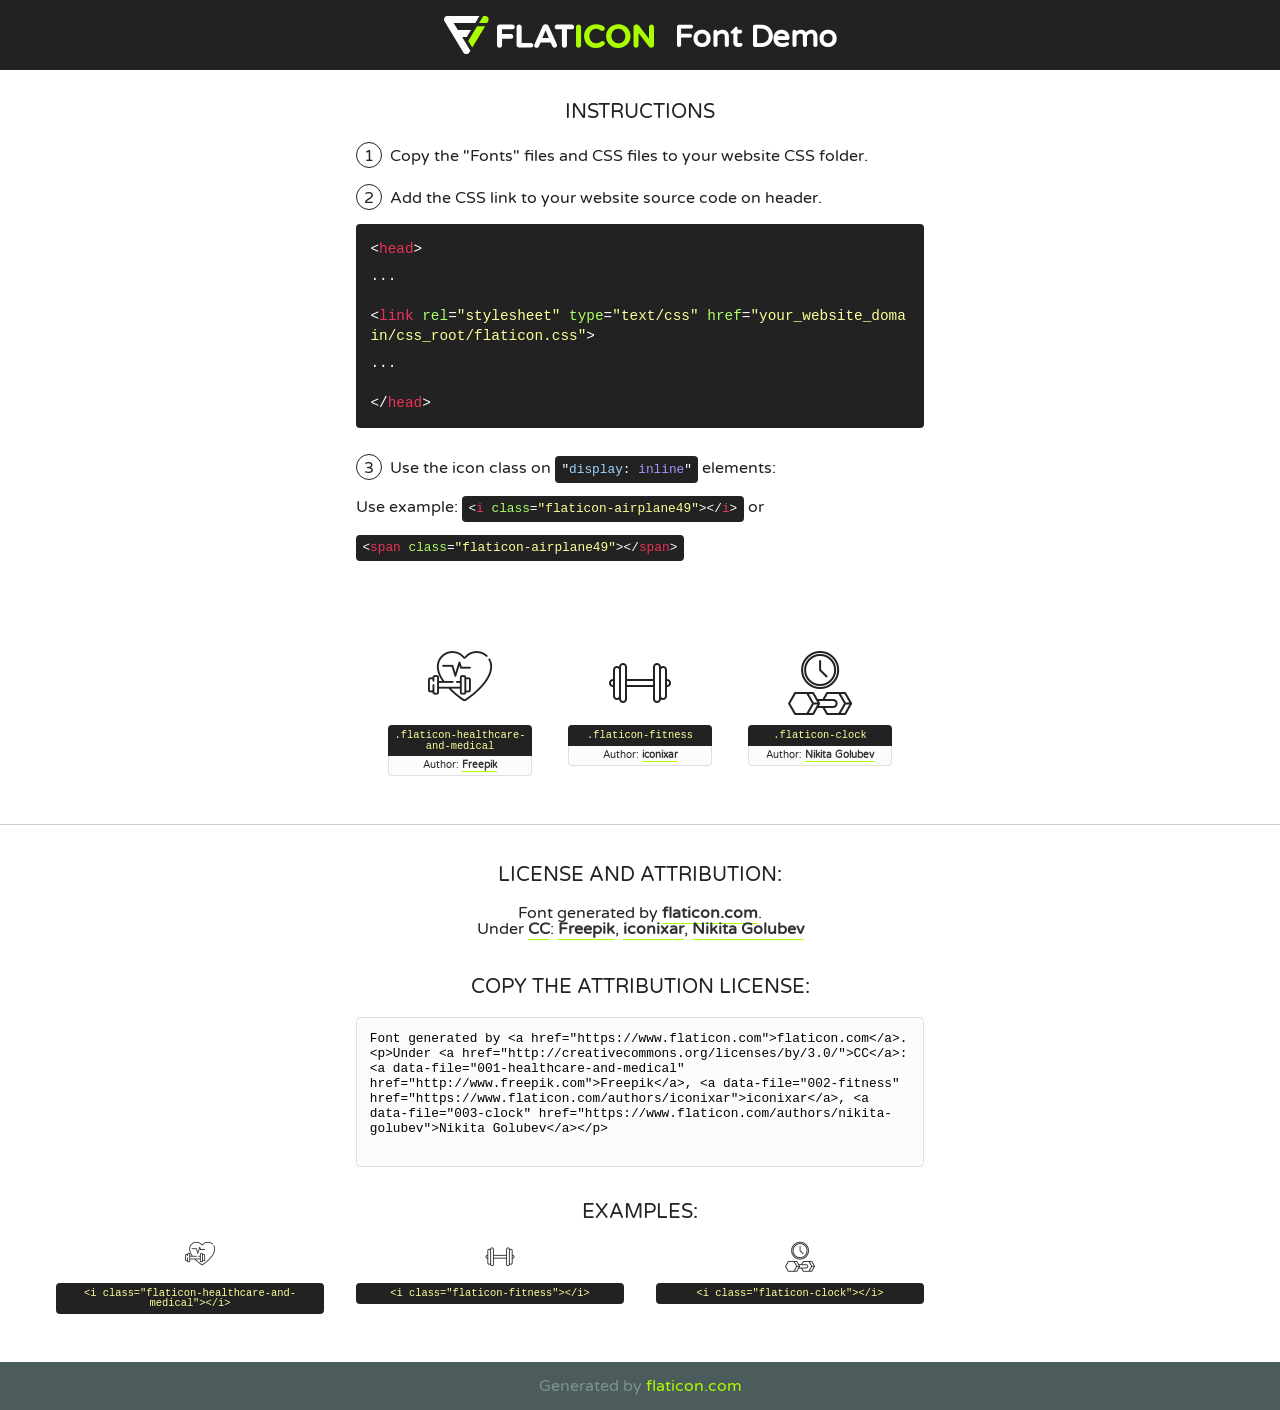
<file: assets/fonts/flaticon.html>
<!DOCTYPE html>
<!--
  Flaticon icon font: Flaticon
  Creation date: 16/05/2020 07:37
-->
<html>
<!DOCTYPE html>
<html>

<head>
    <title>Flaticon WebFont</title>
    <link href="http://fonts.googleapis.com/css?family=Varela+Round" rel="stylesheet" type="text/css" />
    <link rel="stylesheet" type="text/css" href="flaticon.css">
    <meta charset="UTF-8">
    <style>
    html, body, div, span, applet, object, iframe,
    h1, h2, h3, h4, h5, h6, p, blockquote, pre,
    a, abbr, acronym, address, big, cite, code,
    del, dfn, em, img, ins, kbd, q, s, samp,
    small, strike, strong, sub, sup, tt, var,
    b, u, i, center,
    dl, dt, dd, ol, ul, li,
    fieldset, form, label, legend,
    table, caption, tbody, tfoot, thead, tr, th, td,
    article, aside, canvas, details, embed, 
    figure, figcaption, footer, header, hgroup, 
    menu, nav, output, ruby, section, summary,
    time, mark, audio, video {
        margin: 0;
        padding: 0;
        border: 0;
        font-size: 100%;
        font: inherit;
        vertical-align: baseline;
    }
    /* HTML5 display-role reset for older browsers */
    article, aside, details, figcaption, figure, 
    footer, header, hgroup, menu, nav, section {
        display: block;
    }
    body {
        line-height: 1;
    }
    ol, ul {
        list-style: none;
    }
    blockquote, q {
        quotes: none;
    }
    blockquote:before, blockquote:after,
    q:before, q:after {
        content: '';
        content: none;
    }
    table {
        border-collapse: collapse;
        border-spacing: 0;
    }
    body {
        font-family: 'Varela Round', Helvetica, Arial, sans-serif;
        font-size: 16px;
        color: #222;
    }
    a {
        color: #333;
        border-bottom: 1px solid #a9fd00;
        font-weight: bold;
        text-decoration: none;
    }
    * {
        -moz-box-sizing: border-box;
        -webkit-box-sizing: border-box;
        box-sizing: border-box;
        margin: 0;
        padding: 0;
    }
    [class^="flaticon-"]:before, [class*=" flaticon-"]:before, [class^="flaticon-"]:after, [class*=" flaticon-"]:after {
        font-family: Flaticon;
        font-size: 30px;
        font-style: normal;
        margin-left: 20px;
        color: #333;
    }
    .wrapper {
        max-width: 600px;
        margin: auto;
        padding: 0 1em;
    }
    .title {
        font-size: 1.25em;
        text-align: center;
        margin-bottom: 1em;
        text-transform: uppercase;
    }
    header {
        text-align: center;
        background-color: #222;
        color: #fff;
        padding: 1em;
    }
    header .logo {
        width: 210px;
        height: 38px;
        display: inline-block;
        vertical-align: middle;
        margin-right: 1em;
        border: none;
    }
    header strong {
        font-size: 1.95em;
        font-weight: bold;
        vertical-align: middle;
        margin-top: 5px;
        display: inline-block;
    }
    .demo {
        margin: 2em auto;
        line-height: 1.25em;
    }
    .demo ul li {
        margin-bottom: 1em;
    }
    .demo ul li .num {
        color: #222;
        border-radius: 20px;
        display: inline-block;
        width: 26px;
        padding: 3px;
        height: 26px;
        text-align: center;
        margin-right: 0.5em;
        border: 1px solid #222;
    }
    .demo ul li code {
        background-color: #222;
        border-radius: 4px;
        padding: 0.25em 0.5em;
        display: inline-block;
        color: #fff;
        font-family: Consolas,Monaco,Lucida Console,Liberation Mono,DejaVu Sans Mono,Bitstream Vera Sans Mono,Courier New, monospace;
        font-weight: lighter;
        margin-top: 1em;
        font-size: 0.8em;
        word-break: break-all;
    }
    .demo ul li code.big {
        padding: 1em;
        font-size: 0.9em;
    }
    .demo ul li code .red {
        color: #EF3159;
    }
    .demo ul li code .green {
        color: #ACFF65;
    }
    .demo ul li code .yellow {
        color: #FFFF99;
    }
    .demo ul li code .blue {
        color: #99D3FF;
    }
    .demo ul li code .purple {
        color: #A295FF;
    }
    .demo ul li code .dots {
        margin-top: 0.5em;
        display: block;
    }
    #glyphs {
        border-bottom: 1px solid #ccc;
        padding: 2em 0;
        text-align: center;
    }
    .glyph {
        display: inline-block;
        width: 9em;
        margin: 1em;
        text-align: center;
        vertical-align: top;
        background: #FFF;
    }
    .glyph .glyph-icon {
        padding: 10px;
        display: block;
        font-family:"Flaticon";
        font-size: 64px;
        line-height: 1;
    }
    .glyph .glyph-icon:before {
        font-size: 64px;
        color: #222;
        margin-left: 0;
    }
    .class-name {
        font-size: 0.65em;
        background-color: #222;
        color: #fff;
        border-radius: 4px 4px 0 0;
        padding: 0.5em;
        color: #FFFF99;
        font-family: Consolas,Monaco,Lucida Console,Liberation Mono,DejaVu Sans Mono,Bitstream Vera Sans Mono,Courier New, monospace;
    }
    .author-name {
        font-size: 0.6em;
        background-color: #fcfcfd;
        border: 1px solid #DEDEE4;
        border-top: 0;
        border-radius: 0 0 4px 4px;
        padding: 0.5em;
    }
    .class-name:last-child {
        font-size: 10px;
        color:#888;
    }
    .class-name:last-child a {
        font-size: 10px;
        color:#555;
    }
    .class-name:last-child a:hover {
        color:#a9fd00;
    }
    .glyph > input {
        display: block;
        width: 100px;
        margin: 5px auto;
        text-align: center;
        font-size: 12px;
        cursor: text;
    }
    .glyph > input.icon-input {
        font-family:"Flaticon";
        font-size: 16px;
        margin-bottom: 10px;
    }
    .attribution .title {
        margin-top: 2em;
    }
    .attribution textarea {
        background-color: #fcfcfd;
        padding: 1em;
        border: none;
        box-shadow: none;
        border: 1px solid #DEDEE4;
        border-radius: 4px;
        resize: none;
        width: 100%;
        height: 150px;
        font-size: 0.8em;
        font-family: Consolas,Monaco,Lucida Console,Liberation Mono,DejaVu Sans Mono,Bitstream Vera Sans Mono,Courier New, monospace;
        -webkit-appearance: none;
    }
    .iconsuse {
        margin: 2em auto;
        text-align: center;
        max-width: 1200px;
    }
    .iconsuse:after {
        content: '';
        display: table;
        clear: both;
    }
    .iconsuse .image {
        float: left;
        width: 25%;
        padding: 0 1em;
    }
    .iconsuse .image p {
        margin-bottom: 1em;
    }
    .iconsuse .image span {
        display: block;
        font-size: 0.65em;
        background-color: #222;
        color: #fff;
        border-radius: 4px;
        padding: 0.5em;
        color: #FFFF99;
        margin-top: 1em;
        font-family: Consolas,Monaco,Lucida Console,Liberation Mono,DejaVu Sans Mono,Bitstream Vera Sans Mono,Courier New, monospace;
    }
    #footer {
        text-align: center;
        background-color: #4C5B5C;
        color: #7c9192;
        padding: 1em;
    }
    #footer a {
        border: none;
        color: #a9fd00;
        font-weight: normal;
    }
    @media (max-width: 960px) {
        .iconsuse .image {
            width: 50%;
        }
    }
    @media (max-width: 560px) {
        .iconsuse .image {
            width: 100%;
        }
    }
    </style>
</head>

<body class="characters-off">

    <header>
        <a href="https://www.flaticon.com" target="_blank" class="logo">
            <svg version="1.1" xmlns="http://www.w3.org/2000/svg" xmlns:xlink="http://www.w3.org/1999/xlink" xmlns:a="http://ns.adobe.com/AdobeSVGViewerExtensions/3.0/" viewBox="0 0 560.875 102.036" enable-background="new 0 0 560.875 102.036" xml:space="preserve">
                <defs>
                </defs>
                <g>
                    <g class="letters">
                        <path fill="#ffffff" d="M141.596,29.675c0-3.777,2.985-6.767,6.764-6.767h34.438c3.426,0,6.15,2.728,6.15,6.15
                        c0,3.43-2.724,6.149-6.15,6.149h-27.674v13.091h23.719c3.429,0,6.151,2.724,6.151,6.15c0,3.43-2.723,6.149-6.151,6.149h-23.719
                        v17.574c0,3.773-2.986,6.761-6.764,6.761c-3.779,0-6.764-2.989-6.764-6.761V29.675z"></path>
                        <path fill="#ffffff" d="M193.844,29.149c0-3.781,2.985-6.767,6.764-6.767c3.776,0,6.763,2.985,6.763,6.767v42.957h25.039
                        c3.426,0,6.149,2.726,6.149,6.153c0,3.425-2.723,6.15-6.149,6.15h-31.802c-3.779,0-6.764-2.986-6.764-6.768V29.149z"></path>
                        <path fill="#ffffff" d="M241.891,75.71l21.438-48.407c1.492-3.341,4.215-5.357,7.906-5.357h0.792
                        c3.686,0,6.323,2.017,7.815,5.357l21.439,48.407c0.436,0.967,0.701,1.845,0.701,2.723c0,3.602-2.809,6.501-6.414,6.501
                        c-3.161,0-5.269-1.845-6.499-4.655l-4.132-9.661h-27.059l-4.301,10.102c-1.144,2.631-3.426,4.214-6.237,4.214
                        c-3.517,0-6.24-2.81-6.24-6.325C241.1,77.64,241.451,76.677,241.891,75.71z M279.932,58.666l-8.521-20.297l-8.526,20.297H279.932
                        z"></path>
                        <path fill="#ffffff" d="M314.864,35.387H301.86c-3.429,0-6.239-2.813-6.239-6.238c0-3.429,2.811-6.24,6.239-6.24h39.533
                        c3.426,0,6.237,2.811,6.237,6.24c0,3.425-2.811,6.238-6.237,6.238h-13.001v42.785c0,3.773-2.99,6.761-6.764,6.761
                        c-3.779,0-6.764-2.989-6.764-6.761V35.387z"></path>
                        <path fill="#A9FD00" d="M352.615,29.149c0-3.781,2.985-6.767,6.767-6.767c3.774,0,6.761,2.985,6.761,6.767v49.024
                        c0,3.773-2.987,6.761-6.761,6.761c-3.781,0-6.767-2.989-6.767-6.761V29.149z"></path>
                        <path fill="#A9FD00" d="M374.132,53.836v-0.179c0-17.481,13.178-31.801,32.065-31.801c9.22,0,15.459,2.458,20.557,6.238
                        c1.402,1.054,2.637,2.985,2.637,5.357c0,3.692-2.985,6.59-6.681,6.59c-1.845,0-3.071-0.702-4.044-1.319
                        c-3.776-2.813-7.729-4.393-12.562-4.393c-10.364,0-17.831,8.611-17.831,19.154v0.173c0,10.542,7.291,19.329,17.831,19.329
                        c5.715,0,9.492-1.756,13.359-4.834c1.049-0.874,2.458-1.491,4.039-1.491c3.429,0,6.325,2.813,6.325,6.236
                        c0,2.106-1.056,3.78-2.282,4.834c-5.539,4.834-12.036,7.733-21.878,7.733C387.572,85.464,374.132,71.493,374.132,53.836z"></path>
                        <path fill="#A9FD00" d="M433.009,53.836v-0.179c0-17.481,13.79-31.801,32.766-31.801c18.981,0,32.592,14.143,32.592,31.628v0.173
                        c0,17.483-13.785,31.807-32.769,31.807C446.625,85.464,433.009,71.32,433.009,53.836z M484.224,53.836v-0.179
                        c0-10.539-7.725-19.326-18.626-19.326c-10.893,0-18.449,8.611-18.449,19.154v0.173c0,10.542,7.73,19.329,18.626,19.329
                        C476.676,72.986,484.224,64.378,484.224,53.836z"></path>
                        <path fill="#A9FD00" d="M506.233,29.321c0-3.774,2.99-6.763,6.767-6.763h1.401c3.252,0,5.183,1.583,7.029,3.953l26.093,34.265
                        V29.059c0-3.692,2.99-6.677,6.681-6.677c3.683,0,6.671,2.985,6.671,6.677v48.934c0,3.78-2.987,6.765-6.764,6.765h-0.436
                        c-3.257,0-5.188-1.581-7.034-3.953l-27.056-35.492v32.944c0,3.687-2.985,6.676-6.678,6.676c-3.683,0-6.673-2.989-6.673-6.676
                        V29.321z"></path>
                    </g>
                    <g class="insignia">
                        <path fill="#ffffff" d="M48.372,56.137h12.517l11.156-18.537H37.186L25.688,18.539h57.825L94.668,0H9.271
                        C5.925,0,2.842,1.801,1.198,4.716c-1.644,2.907-1.593,6.482,0.134,9.343l50.38,83.501c1.678,2.781,4.689,4.476,7.938,4.476
                        c3.246,0,6.257-1.695,7.935-4.476l2.898-4.804L48.372,56.137z"></path>
                        <g class="i">
                            <path fill="#A9FD00" d="M93.575,18.539h0.031v0.004l21.652,0.004l2.705-4.488c1.727-2.861,1.778-6.436,0.133-9.343
                            C116.454,1.801,113.371,0,110.026,0h-5.294L93.575,18.539z"></path>
                            <polygon fill="#A9FD00" points="88.291,27.356 64.725,66.486 75.519,84.404 109.942,27.356"></polygon>
                        </g>
                    </g>
                </g>
            </svg>
        </a>
        <strong>Font Demo</strong>
    </header>


    <section class="demo wrapper">

        <p class="title">Instructions</p>

        <ul>
            <li>
                <span class="num">1</span>Copy the "Fonts" files and CSS files to your website CSS folder.
            </li>
            <li>
                <span class="num">2</span>Add the CSS link to your website source code on header.
                <code class="big">
                    &lt;<span class="red">head</span>&gt;
                    <br/><span class="dots">...</span>
                    <br/>&lt;<span class="red">link</span> <span class="green">rel</span>=<span class="yellow">"stylesheet"</span> <span class="green">type</span>=<span class="yellow">"text/css"</span> <span class="green">href</span>=<span class="yellow">"your_website_domain/css_root/flaticon.css"</span>&gt;
                    <br/><span class="dots">...</span>
                    <br/>&lt;/<span class="red">head</span>&gt;
                </code>
            </li>

            <li>
                <p>
                    <span class="num">3</span>Use the icon class on <code>"<span class="blue">display</span>:<span class="purple"> inline</span>"</code> elements:
                    <br />
                    Use example: <code>&lt;<span class="red">i</span> <span class="green">class</span>=<span class="yellow">&quot;flaticon-airplane49&quot;</span>&gt;&lt;/<span class="red">i</span>&gt;</code> or <code>&lt;<span class="red">span</span> <span class="green">class</span>=<span class="yellow">&quot;flaticon-airplane49&quot;</span>&gt;&lt;/<span class="red">span</span>&gt;</code>
            </li>
        </ul>

    </section>




   <section id="glyphs">          
    
      
        <div class="glyph"><div class="glyph-icon flaticon-healthcare-and-medical"></div>
            <div class="class-name">.flaticon-healthcare-and-medical</div>
            <div class="author-name">Author: <a data-file="001-healthcare-and-medical" href="http://www.freepik.com">Freepik</a> </div> 
        </div>        
        
        <div class="glyph"><div class="glyph-icon flaticon-fitness"></div>
            <div class="class-name">.flaticon-fitness</div>
            <div class="author-name">Author: <a data-file="002-fitness" href="https://www.flaticon.com/authors/iconixar">iconixar</a> </div> 
        </div>        
        
        <div class="glyph"><div class="glyph-icon flaticon-clock"></div>
            <div class="class-name">.flaticon-clock</div>
            <div class="author-name">Author: <a data-file="003-clock" href="https://www.flaticon.com/authors/nikita-golubev">Nikita Golubev</a> </div> 
        </div>        
        

    </section>



    <section class="attribution wrapper"   style="text-align:center;">

      <div class="title">License and attribution:</div><div class="attrDiv">Font generated by <a href="https://www.flaticon.com">flaticon.com</a>. <div><p>Under <a href="http://creativecommons.org/licenses/by/3.0/">CC</a>: <a data-file="001-healthcare-and-medical" href="http://www.freepik.com">Freepik</a>, <a data-file="002-fitness" href="https://www.flaticon.com/authors/iconixar">iconixar</a>, <a data-file="003-clock" href="https://www.flaticon.com/authors/nikita-golubev">Nikita Golubev</a></p>  </div>
      </div>
      <div class="title">Copy the Attribution License:</div>

    <textarea onclick="this.focus();this.select();">Font generated by &lt;a href=&quot;https://www.flaticon.com&quot;&gt;flaticon.com&lt;/a&gt;. <p>Under <a href="http://creativecommons.org/licenses/by/3.0/">CC</a>: <a data-file="001-healthcare-and-medical" href="http://www.freepik.com">Freepik</a>, <a data-file="002-fitness" href="https://www.flaticon.com/authors/iconixar">iconixar</a>, <a data-file="003-clock" href="https://www.flaticon.com/authors/nikita-golubev">Nikita Golubev</a></p>  
     </textarea>

    </section>

    <section class="iconsuse">

          <div class="title">Examples:</div>            
             
            <div class="image">
                <p>
                    <i class="glyph-icon flaticon-healthcare-and-medical"></i> 
                    <span>&lt;i class=&quot;flaticon-healthcare-and-medical&quot;&gt;&lt;/i&gt;</span>
                </p>
            </div>
            
            <div class="image">
                <p>
                    <i class="glyph-icon flaticon-fitness"></i> 
                    <span>&lt;i class=&quot;flaticon-fitness&quot;&gt;&lt;/i&gt;</span>
                </p>
            </div>
            
            <div class="image">
                <p>
                    <i class="glyph-icon flaticon-clock"></i> 
                    <span>&lt;i class=&quot;flaticon-clock&quot;&gt;&lt;/i&gt;</span>
                </p>
            </div>
                       
        </div>
                            
    </section>

<div id="footer">
    <div>Generated by <a href="https://www.flaticon.com">flaticon.com</a>
    </div>
</div>



</body>
</html>
</file>
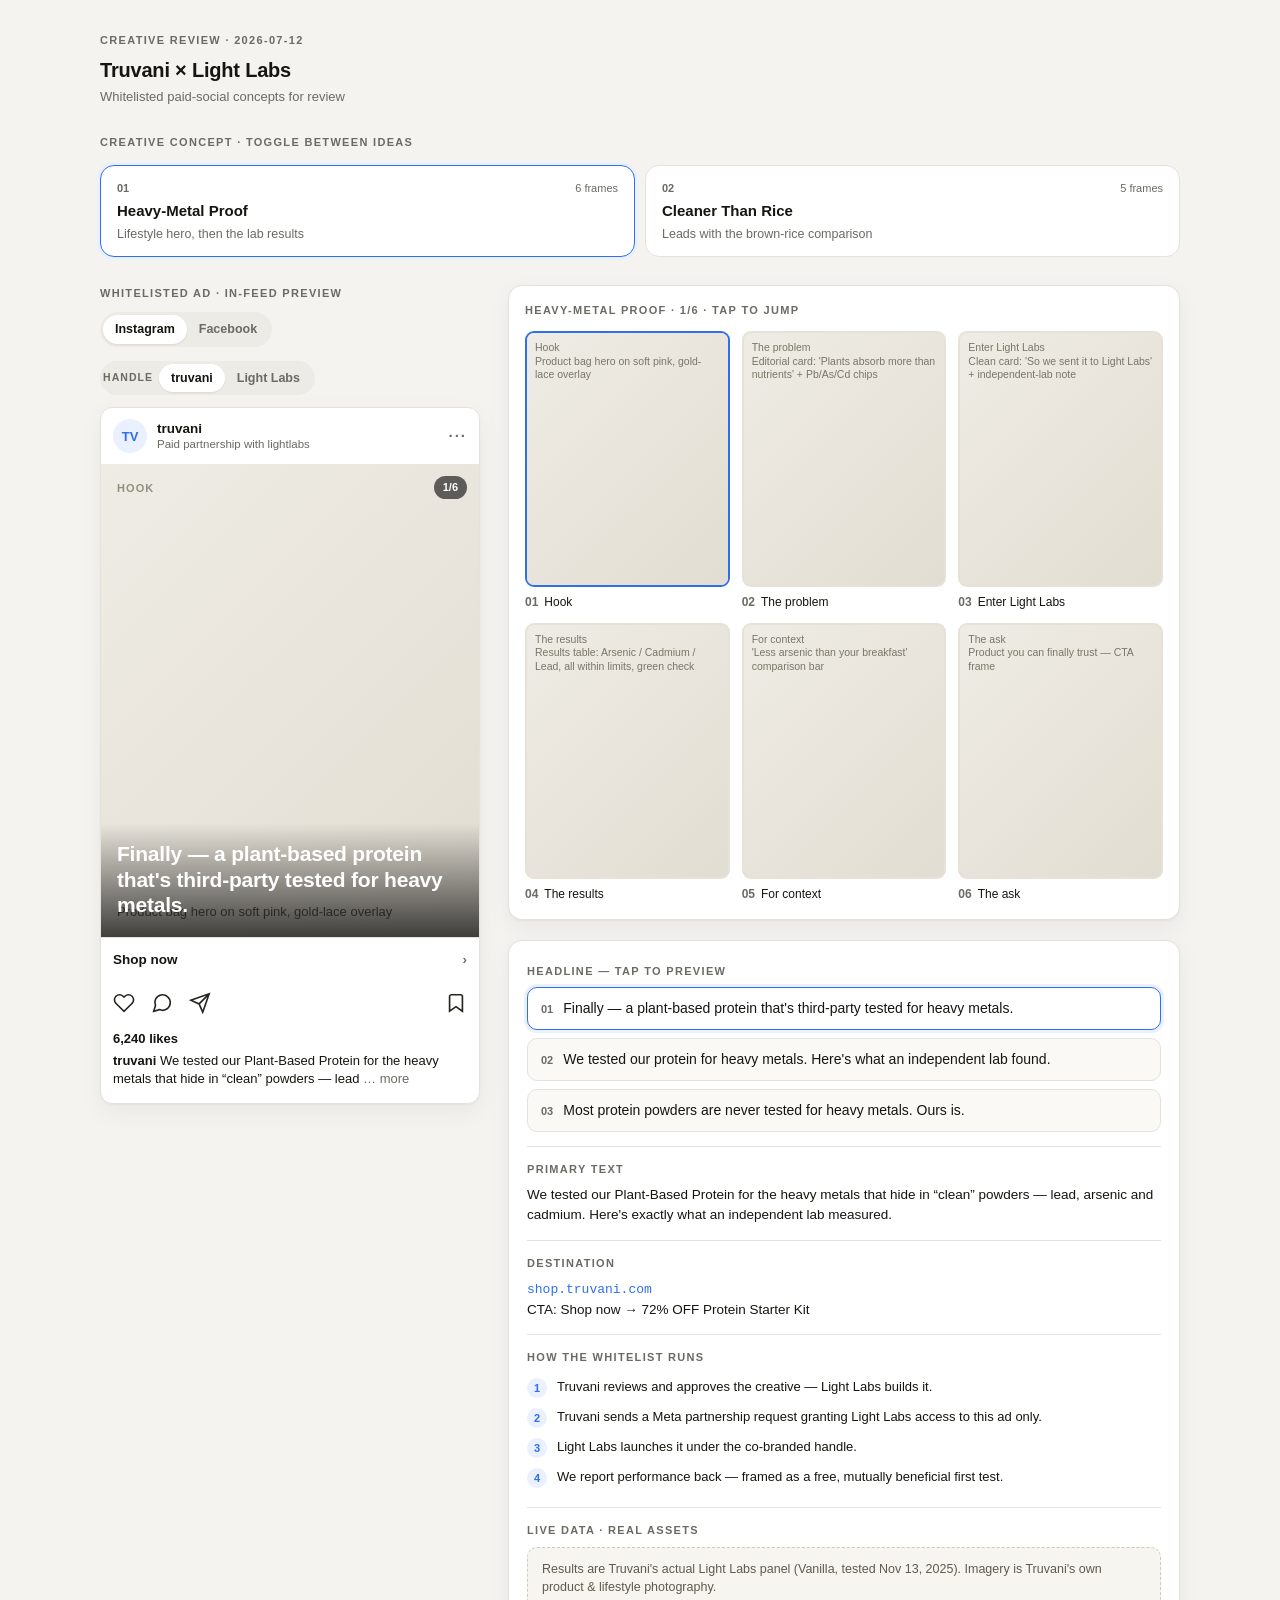
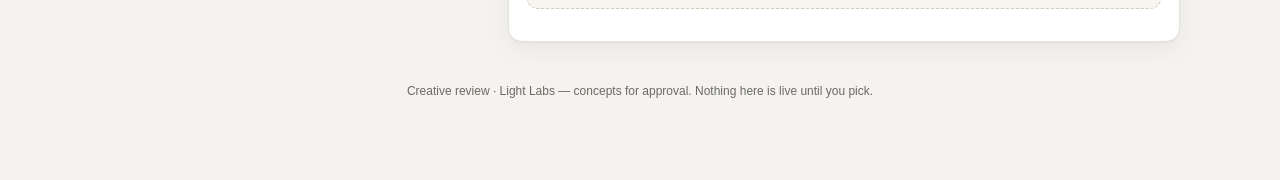
<file: DEV_GUIDE/unified-dev-guide/skills/ad-creative/assets/creative-review-template.html>
<!DOCTYPE html>
<!--
  Creative Review Page — a shareable ad-creative approval artifact.

  HOW TO USE (agents): replace the JSON inside <script id="review-data"> below
  with the real project. Everything else renders from it. The file is
  self-contained — no build, no network, no dependencies. Open it in a browser,
  host it on any static host (Vercel/Netlify/GitHub Pages), or hand off the
  single .html file.

  THE DATA BLOCK IS JSON, NOT JAVASCRIPT:
    - double-quoted keys and strings, no comments, no trailing commas
    - it is inert data (parsed with JSON.parse), so a value can never execute
    - SECURITY: escape every literal "<" in your text values as < so a
      value like "</script>" can never break out of the tag. All values are
      also HTML-escaped again at render time.

  DATA SHAPE — see references/creative-review-page.md for the annotated spec.
  Images: each frame's "image" may be a URL, a relative path, or a data URI.
  If omitted (or the file is missing), a placeholder shows the frame label +
  the image prompt — use this for concepts not yet rendered to image.
-->
<html lang="en">
<head>
<meta charset="utf-8" />
<meta name="viewport" content="width=device-width, initial-scale=1" />
<title>Creative Review</title>
<style>
  :root {
    --bg: #f4f3f0; --card: #ffffff; --ink: #16150f; --muted: #6b6a63;
    --line: #e4e2dc; --accent: #2f6fed; --accent-soft: #eaf0fe;
    --radius: 14px; --shadow: 0 1px 2px rgba(0,0,0,.04), 0 8px 24px rgba(0,0,0,.05);
  }
  * { box-sizing: border-box; }
  body { margin: 0; background: var(--bg); color: var(--ink);
    font: 15px/1.5 -apple-system, BlinkMacSystemFont, "Segoe UI", Roboto, Helvetica, Arial, sans-serif;
    -webkit-font-smoothing: antialiased; }
  .wrap { max-width: 1120px; margin: 0 auto; padding: 32px 20px 80px; }
  .eyebrow { font-size: 11px; font-weight: 700; letter-spacing: .12em; text-transform: uppercase; color: var(--muted); }
  a { color: var(--accent); }

  header.project { margin-bottom: 28px; }
  header.project h1 { font-size: 20px; margin: 6px 0 2px; letter-spacing: -.01em; }
  header.project .sub { color: var(--muted); font-size: 13px; }

  .concepts { display: grid; grid-template-columns: repeat(auto-fit, minmax(210px, 1fr)); gap: 10px; margin: 14px 0 28px; }
  .concept { text-align: left; background: var(--card); border: 1.5px solid var(--line); border-radius: var(--radius);
    padding: 14px 16px; cursor: pointer; transition: border-color .12s, box-shadow .12s; font: inherit; color: inherit; }
  .concept:hover { border-color: #cfcdc6; }
  .concept[aria-selected="true"] { border-color: var(--accent); box-shadow: 0 0 0 3px var(--accent-soft); background: #fff; }
  .concept .row1 { display: flex; align-items: baseline; justify-content: space-between; gap: 8px; }
  .concept .num { font-size: 11px; font-weight: 700; color: var(--muted); }
  .concept .frames { font-size: 11px; color: var(--muted); }
  .concept .name { font-weight: 650; font-size: 15px; margin: 4px 0 3px; }
  .concept .tag { font-size: 12.5px; color: var(--muted); line-height: 1.35; }

  .grid { display: grid; grid-template-columns: minmax(0, 380px) minmax(0, 1fr); gap: 28px; align-items: start; }
  @media (max-width: 860px) { .grid { grid-template-columns: 1fr; } }
  .col-label { margin-bottom: 10px; }

  .toggles { display: flex; flex-wrap: wrap; gap: 14px; margin-bottom: 12px; }
  .seg { display: inline-flex; background: #ecebe6; border-radius: 999px; padding: 3px; }
  .seg button { border: 0; background: transparent; font: inherit; font-size: 12.5px; font-weight: 600; color: var(--muted);
    padding: 5px 12px; border-radius: 999px; cursor: pointer; }
  .seg button[aria-pressed="true"] { background: #fff; color: var(--ink); box-shadow: 0 1px 2px rgba(0,0,0,.08); }
  .seg .lbl { align-self: center; font-size: 10.5px; font-weight: 700; letter-spacing: .1em; text-transform: uppercase; color: var(--muted); margin-right: 6px; }

  .post { background: var(--card); border: 1px solid var(--line); border-radius: 12px; overflow: hidden; box-shadow: var(--shadow); }
  .post .top { display: flex; align-items: center; gap: 10px; padding: 11px 12px; }
  .post .avatar { width: 34px; height: 34px; border-radius: 50%; background: var(--accent-soft); color: var(--accent);
    display: grid; place-items: center; font-weight: 700; font-size: 13px; overflow: hidden; flex: none; }
  .post .avatar img { width: 100%; height: 100%; object-fit: cover; }
  .post .who { line-height: 1.2; }
  .post .who .name { font-weight: 650; font-size: 13.5px; }
  .post .who .partner { font-size: 11.5px; color: var(--muted); }
  .post .dots { margin-left: auto; color: var(--muted); font-weight: 700; letter-spacing: 2px; }
  .frame { position: relative; aspect-ratio: 4/5; background: #ded9d0; display: grid; }
  .frame img { width: 100%; height: 100%; object-fit: cover; grid-area: 1/1; z-index: 1; }
  .frame .ph { grid-area: 1/1; display: flex; flex-direction: column; justify-content: space-between; padding: 16px;
    background: linear-gradient(135deg,#efece5,#e2ddd2); }
  .frame .ph .plabel { font-size: 11px; font-weight: 700; letter-spacing: .1em; text-transform: uppercase; color: #948e80; }
  .frame .ph .pprompt { font-size: 13px; color: #5f5a4e; line-height: 1.4; }
  .frame .badge { position: absolute; top: 12px; left: 12px; z-index: 2; background: rgba(255,255,255,.92);
    font-size: 11.5px; font-weight: 600; padding: 5px 10px; border-radius: 999px; display: flex; align-items: center; gap: 5px; }
  .frame .counter { position: absolute; top: 12px; right: 12px; z-index: 2; background: rgba(0,0,0,.6); color: #fff; font-size: 11px;
    font-weight: 600; padding: 3px 9px; border-radius: 999px; }
  .frame .headline { position: absolute; left: 0; right: 0; bottom: 0; z-index: 2; padding: 18px 16px 20px; color: #fff;
    font-size: 21px; font-weight: 700; line-height: 1.2; letter-spacing: -.01em;
    background: linear-gradient(to top, rgba(0,0,0,.72), rgba(0,0,0,0)); }
  .frame .headline.light { color: var(--ink); background: linear-gradient(to top, rgba(255,255,255,.85), rgba(255,255,255,0)); }

  /* Instagram chrome */
  .ig-cta { display: flex; align-items: center; justify-content: space-between; padding: 12px; border-top: 1px solid var(--line);
    font-weight: 600; font-size: 13.5px; }
  .ig-cta .chev { color: var(--muted); }
  .ig-actions { display: flex; gap: 16px; padding: 10px 12px 2px; color: #26251f; }
  .ig-actions svg { width: 22px; height: 22px; }
  .ig-actions .save { margin-left: auto; }
  .likes { padding: 6px 12px 2px; font-weight: 650; font-size: 13px; }
  .caption { padding: 2px 12px 14px; font-size: 13px; line-height: 1.4; }
  .caption .h { font-weight: 650; }
  .caption .more { color: var(--muted); }

  /* Facebook chrome — link card below image + text actions */
  .fb-card { display: flex; align-items: center; gap: 12px; padding: 12px; background: #f3f4f6; border-top: 1px solid var(--line); }
  .fb-card .meta { min-width: 0; flex: 1; }
  .fb-card .dom { font-size: 11px; letter-spacing: .04em; text-transform: uppercase; color: var(--muted); }
  .fb-card .hl { font-size: 14px; font-weight: 650; line-height: 1.25; margin-top: 2px; overflow: hidden; }
  .fb-card .btn { flex: none; background: #e4e6eb; color: #050505; font-weight: 650; font-size: 12.5px; padding: 8px 14px; border-radius: 7px; }
  .fb-actions { display: flex; padding: 4px 12px; border-top: 1px solid var(--line); }
  .fb-actions span { flex: 1; text-align: center; padding: 8px 0; font-size: 13px; font-weight: 600; color: var(--muted); }

  .board { background: var(--card); border: 1px solid var(--line); border-radius: var(--radius); padding: 16px; box-shadow: var(--shadow); margin-bottom: 20px; }
  .board .frames-grid { display: grid; grid-template-columns: repeat(3, 1fr); gap: 12px; margin-top: 12px; }
  @media (max-width: 480px) { .board .frames-grid { grid-template-columns: repeat(2, 1fr); } }
  .thumb { border: 0; background: transparent; padding: 0; cursor: pointer; text-align: left; font: inherit; color: inherit; }
  .thumb .box { aspect-ratio: 4/5; border-radius: 9px; overflow: hidden; border: 2px solid transparent; background: #e7e2d8;
    display: grid; transition: border-color .12s; }
  .thumb[aria-current="true"] .box { border-color: var(--accent); }
  .thumb .box img { width: 100%; height: 100%; object-fit: cover; grid-area: 1/1; z-index: 1; }
  .thumb .box .mini { grid-area: 1/1; padding: 8px; font-size: 10.5px; color: #7a7566; line-height: 1.3;
    background: linear-gradient(135deg,#efece5,#e2ddd2); overflow: hidden; }
  .thumb .cap { margin-top: 6px; font-size: 12px; }
  .thumb .cap .n { color: var(--muted); font-weight: 700; margin-right: 6px; }

  .copy { background: var(--card); border: 1px solid var(--line); border-radius: var(--radius); padding: 18px; box-shadow: var(--shadow); }
  .copy .block { padding: 14px 0; border-top: 1px solid var(--line); }
  .copy .block:first-of-type { border-top: 0; padding-top: 4px; }
  .headline-opt { display: flex; gap: 10px; align-items: flex-start; width: 100%; text-align: left; font: inherit; color: inherit;
    background: #faf9f6; border: 1.5px solid var(--line); border-radius: 10px; padding: 11px 13px; cursor: pointer; margin-top: 8px; }
  .headline-opt[aria-pressed="true"] { border-color: var(--accent); background: #fff; box-shadow: 0 0 0 3px var(--accent-soft); }
  .headline-opt .n { font-size: 11px; font-weight: 700; color: var(--muted); margin-top: 2px; }
  .headline-opt .t { font-size: 14px; line-height: 1.35; }
  .kv { font-size: 13.5px; line-height: 1.5; }
  .kv .dest { color: var(--accent); font-family: ui-monospace, SFMono-Regular, Menlo, monospace; font-size: 13px; }
  .steps { margin: 8px 0 0; padding: 0; list-style: none; }
  .steps li { display: flex; gap: 10px; padding: 5px 0; font-size: 13px; line-height: 1.4; }
  .steps li .i { flex: none; width: 20px; height: 20px; border-radius: 50%; background: var(--accent-soft); color: var(--accent);
    display: grid; place-items: center; font-size: 11px; font-weight: 700; }
  .grounding { background: #f6f5ef; border: 1px dashed #cfcabb; border-radius: 10px; padding: 12px 14px; font-size: 12.5px; color: #5f5a4e; line-height: 1.45; margin-top: 8px; }
  .err { background: #fbeaea; border: 1px solid #e6b7b7; color: #8a2b2b; border-radius: 10px; padding: 14px 16px; font-size: 13px; }
  footer { margin-top: 40px; text-align: center; font-size: 12px; color: var(--muted); }
</style>
</head>
<body>

<!-- DATA — replace this JSON with your project (see the comment at the top of the file). -->
<script type="application/json" id="review-data">
{
  "project": {
    "brand": "Truvani",
    "agency": "Light Labs",
    "date": "2026-07-12",
    "note": "Whitelisted paid-social concepts for review"
  },
  "platforms": ["instagram", "facebook"],
  "concepts": [
    {
      "name": "Heavy-Metal Proof",
      "tagline": "Lifestyle hero, then the lab results",
      "handles": [
        { "name": "truvani", "partner": "Paid partnership with lightlabs", "initials": "TV" },
        { "name": "Light Labs", "partner": "Paid partnership with truvani", "initials": "LL" }
      ],
      "frames": [
        { "label": "Hook", "prompt": "Product bag hero on soft pink, gold-lace overlay", "headline": "Finally — a plant-based protein that's third-party tested for heavy metals.", "headlineTheme": "dark" },
        { "label": "The problem", "prompt": "Editorial card: 'Plants absorb more than nutrients' + Pb/As/Cd chips" },
        { "label": "Enter Light Labs", "prompt": "Clean card: 'So we sent it to Light Labs' + independent-lab note" },
        { "label": "The results", "prompt": "Results table: Arsenic / Cadmium / Lead, all within limits, green check" },
        { "label": "For context", "prompt": "'Less arsenic than your breakfast' comparison bar" },
        { "label": "The ask", "prompt": "Product you can finally trust — CTA frame", "headline": "Protein you can finally trust." }
      ],
      "headlines": [
        "Finally — a plant-based protein that's third-party tested for heavy metals.",
        "We tested our protein for heavy metals. Here's what an independent lab found.",
        "Most protein powders are never tested for heavy metals. Ours is."
      ],
      "primaryText": "We tested our Plant-Based Protein for the heavy metals that hide in “clean” powders — lead, arsenic and cadmium. Here's exactly what an independent lab measured.",
      "destination": { "url": "shop.truvani.com", "cta": "Shop now", "offer": "72% OFF Protein Starter Kit" },
      "rollout": {
        "title": "How the whitelist runs",
        "steps": [
          "Truvani reviews and approves the creative — Light Labs builds it.",
          "Truvani sends a Meta partnership request granting Light Labs access to this ad only.",
          "Light Labs launches it under the co-branded handle.",
          "We report performance back — framed as a free, mutually beneficial first test."
        ]
      },
      "grounding": "Results are Truvani's actual Light Labs panel (Vanilla, tested Nov 13, 2025). Imagery is Truvani's own product & lifestyle photography."
    },
    {
      "name": "Cleaner Than Rice",
      "tagline": "Leads with the brown-rice comparison",
      "frames": [
        { "label": "Hook", "prompt": "Split visual: brown rice vs protein scoop", "headline": "Your “clean” brown rice protein? Test it.", "headlineTheme": "dark" },
        { "label": "The claim", "prompt": "Stat card comparing arsenic levels" },
        { "label": "The proof", "prompt": "Light Labs results table" },
        { "label": "The context", "prompt": "What the numbers mean, plainly" },
        { "label": "The ask", "prompt": "Starter-kit offer frame", "headline": "Trust the label. Then trust the test." }
      ],
      "headlines": [
        "Your “clean” brown rice protein? Test it.",
        "Brown rice protein is often the worst offender for arsenic. We checked ours.",
        "“Plant-based” doesn't mean “clean.” We have the lab panel to prove ours is."
      ],
      "primaryText": "Brown-rice protein is one of the most common sources of dietary arsenic. So we sent ours to an independent lab. Here's the panel.",
      "destination": { "url": "shop.truvani.com", "cta": "Shop now", "offer": "72% OFF Protein Starter Kit" },
      "grounding": "Comparison figures are from Truvani's Light Labs panel and published dietary-arsenic ranges. No competitor is named."
    }
  ]
}
</script>

<div class="wrap">
  <header class="project" id="project"></header>
  <div class="eyebrow">Creative concept · toggle between ideas</div>
  <div class="concepts" id="concepts" role="tablist"></div>
  <div class="grid">
    <section>
      <div class="eyebrow col-label" id="preview-label">In-feed preview</div>
      <div class="toggles" id="toggles"></div>
      <div class="post" id="post"></div>
    </section>
    <section>
      <div class="board">
        <div class="eyebrow" id="board-label">Storyboard · tap to jump</div>
        <div class="frames-grid" id="frames-grid"></div>
      </div>
      <div class="copy" id="copy"></div>
    </section>
  </div>
  <footer id="footer"></footer>
</div>

<script>
/* ============================================================================
   RENDER — generic; no need to edit when swapping the DATA JSON above.
   ========================================================================== */
const esc = (s) => String(s == null ? "" : s).replace(/[&<>"']/g, c => (
  { "&": "&amp;", "<": "&lt;", ">": "&gt;", '"': "&quot;", "'": "&#39;" }[c]));
const PLATFORMS = { instagram: "Instagram", facebook: "Facebook" };

let DATA;
try {
  DATA = JSON.parse(document.getElementById("review-data").textContent);
} catch (e) {
  document.querySelector(".wrap").innerHTML =
    '<div class="err"><b>Couldn\'t read the review data.</b><br/>The <code>#review-data</code> block must be valid JSON — double-quoted keys and strings, no comments, no trailing commas. Parser said: ' + esc(e.message) + '</div>';
  throw e;
}

const state = { concept: 0, frame: 0, platform: null, handle: 0, headline: 0 };
const concept = () => DATA.concepts[state.concept];

// platforms restricted to the ones we can render; default to first valid
const platformList = () => (DATA.platforms || ["instagram"]).filter(p => PLATFORMS[p]);
state.platform = platformList()[0] || "instagram";

const heart = '<svg viewBox="0 0 24 24" fill="none" stroke="currentColor" stroke-width="1.8"><path d="M20.8 4.6a5.5 5.5 0 0 0-7.8 0L12 5.6l-1-1a5.5 5.5 0 1 0-7.8 7.8l1 1L12 21l7.8-7.6 1-1a5.5 5.5 0 0 0 0-7.8z"/></svg>';
const comment = '<svg viewBox="0 0 24 24" fill="none" stroke="currentColor" stroke-width="1.8"><path d="M21 11.5a8.4 8.4 0 0 1-11.8 7.7L3 21l1.9-6.2A8.4 8.4 0 1 1 21 11.5z"/></svg>';
const share = '<svg viewBox="0 0 24 24" fill="none" stroke="currentColor" stroke-width="1.8"><path d="M22 2 11 13M22 2l-7 20-4-9-9-4 20-7z"/></svg>';
const bookmark = '<svg viewBox="0 0 24 24" fill="none" stroke="currentColor" stroke-width="1.8"><path d="M19 21l-7-5-7 5V5a2 2 0 0 1 2-2h10a2 2 0 0 1 2 2z"/></svg>';

function renderProject() {
  const p = DATA.project || {};
  const line = [p.brand, p.agency && `× ${p.agency}`].filter(Boolean).join(" ");
  document.getElementById("project").innerHTML =
    `<div class="eyebrow">Creative review${p.date ? " · " + esc(p.date) : ""}</div>
     <h1>${esc(line || "Ad creative")}</h1>${p.note ? `<div class="sub">${esc(p.note)}</div>` : ""}`;
  document.getElementById("footer").innerHTML =
    `Creative review${p.agency ? " · " + esc(p.agency) : ""} — concepts for approval. Nothing here is live until you pick.`;
}

function renderConcepts() {
  document.getElementById("concepts").innerHTML = DATA.concepts.map((c, i) => `
    <button class="concept" role="tab" aria-selected="${i === state.concept}" data-i="${i}">
      <div class="row1"><span class="num">${String(i + 1).padStart(2, "0")}</span>
        <span class="frames">${c.frames.length} frame${c.frames.length === 1 ? "" : "s"}</span></div>
      <div class="name">${esc(c.name)}</div>
      <div class="tag">${esc(c.tagline || "")}</div>
    </button>`).join("");
  document.querySelectorAll(".concept").forEach(b =>
    b.onclick = () => { state.concept = +b.dataset.i; state.frame = 0; state.handle = 0; state.headline = 0; renderAll(); });
}

function handles() {
  return concept().handles || [{
    name: DATA.project?.brand || "brand",
    partner: DATA.project?.agency ? "Paid partnership with " + DATA.project.agency.toLowerCase() : "Sponsored",
    initials: (DATA.project?.brand || "AD").slice(0, 2).toUpperCase()
  }];
}

function renderToggles() {
  const plats = platformList(), hs = handles();
  let html = "";
  if (plats.length > 1) {
    html += `<div class="seg" role="group">${plats.map(p =>
      `<button data-plat="${esc(p)}" aria-pressed="${p === state.platform}">${esc(PLATFORMS[p])}</button>`).join("")}</div>`;
  }
  if (hs.length > 1) {
    html += `<div class="seg" role="group"><span class="lbl">Handle</span>${hs.map((h, i) =>
      `<button data-handle="${i}" aria-pressed="${i === state.handle}">${esc(h.name)}</button>`).join("")}</div>`;
  }
  const el = document.getElementById("toggles");
  el.innerHTML = html;
  el.querySelectorAll("[data-plat]").forEach(b => b.onclick = () => { state.platform = b.dataset.plat; renderToggles(); renderPost(); });
  el.querySelectorAll("[data-handle]").forEach(b => b.onclick = () => { state.handle = +b.dataset.handle; renderToggles(); renderPost(); });
  document.getElementById("preview-label").textContent = (hs.length > 1 ? "Whitelisted ad · " : "") + "In-feed preview";
}

// placeholder underneath + image on top; a missing/broken image removes itself → placeholder shows
function frameVisual(f, phCls) {
  const ph = `<div class="${phCls}"><div class="plabel">${esc(f.label)}</div><div class="pprompt">${esc(f.prompt || "")}</div></div>`;
  const img = f.image ? `<img src="${esc(f.image)}" alt="${esc(f.label)}" onerror="this.remove()" />` : "";
  return ph + img;
}

function frameHTML(c, f) {
  const total = c.frames.length;
  const headlineText = state.frame === 0 ? (c.headlines?.[state.headline] || f.headline || "") : (f.headline || "");
  const theme = f.headlineTheme === "light" ? " light" : "";
  return `<div class="frame">
      ${frameVisual(f, "ph")}
      <span class="counter">${state.frame + 1}/${total}</span>
      ${headlineText ? `<div class="headline${theme}">${esc(headlineText)}</div>` : ""}
    </div>`;
}

function renderPost() {
  const c = concept(), f = c.frames[state.frame], h = handles()[state.handle] || handles()[0];
  const dest = c.destination || {};
  const top = `<div class="top">
      <div class="avatar">${h.initials ? esc(h.initials) : ""}</div>
      <div class="who"><div class="name">${esc(h.name)}</div><div class="partner">${esc(h.partner || "Sponsored")}</div></div>
      <div class="dots">···</div>
    </div>`;

  let chrome;
  if (state.platform === "facebook") {
    const domain = dest.url ? esc(dest.url) : "";
    const hl = c.headlines?.[state.headline] || f.headline || dest.offer || "";
    chrome = `<div class="fb-card">
        <div class="meta"><div class="dom">${domain}</div><div class="hl">${esc(hl)}</div></div>
        ${dest.cta ? `<div class="btn">${esc(dest.cta)}</div>` : ""}
      </div>
      <div class="fb-actions"><span>Like</span><span>Comment</span><span>Share</span></div>`;
  } else {
    chrome = `<div class="ig-cta"><span>${esc(dest.cta || "Learn more")}</span><span class="chev">›</span></div>
      <div class="ig-actions">${heart}${comment}${share}<span class="save">${bookmark}</span></div>
      <div class="likes">6,240 likes</div>
      <div class="caption"><span class="h">${esc(h.name)}</span> ${esc((c.primaryText || "").slice(0, 90))}<span class="more"> … more</span></div>`;
  }

  document.getElementById("post").innerHTML = top + frameHTML(c, f) + chrome;
  document.getElementById("board-label").textContent = `${c.name} · ${state.frame + 1}/${c.frames.length} · tap to jump`;
}

function renderBoard() {
  const c = concept();
  document.getElementById("frames-grid").innerHTML = c.frames.map((f, i) => `
    <button class="thumb" aria-current="${i === state.frame}" data-i="${i}">
      <div class="box">${frameVisual(f, "mini")}</div>
      <div class="cap"><span class="n">${String(i + 1).padStart(2, "0")}</span>${esc(f.label)}</div>
    </button>`).join("");
  document.querySelectorAll(".thumb").forEach(b =>
    b.onclick = () => { state.frame = +b.dataset.i; renderPost(); renderBoard(); });
}

function renderCopy() {
  const c = concept(), dest = c.destination || {};
  let html = "";
  if (c.headlines?.length) {
    html += `<div class="block"><div class="eyebrow">Headline — tap to preview</div>${c.headlines.map((h, i) =>
      `<button class="headline-opt" aria-pressed="${i === state.headline}" data-i="${i}">
        <span class="n">${String(i + 1).padStart(2, "0")}</span><span class="t">${esc(h)}</span></button>`).join("")}</div>`;
  }
  if (c.primaryText) html += `<div class="block"><div class="eyebrow">Primary text</div><div class="kv" style="margin-top:8px">${esc(c.primaryText)}</div></div>`;
  if (dest.url || dest.cta) {
    html += `<div class="block"><div class="eyebrow">Destination</div><div class="kv" style="margin-top:8px">
      ${dest.url ? `<span class="dest">${esc(dest.url)}</span><br/>` : ""}
      ${dest.cta ? `CTA: ${esc(dest.cta)}` : ""}${dest.offer ? ` → ${esc(dest.offer)}` : ""}</div></div>`;
  }
  if (c.rollout?.steps?.length) {
    html += `<div class="block"><div class="eyebrow">${esc(c.rollout.title || "How it runs")}</div>
      <ol class="steps">${c.rollout.steps.map((s, i) => `<li><span class="i">${i + 1}</span><span>${esc(s)}</span></li>`).join("")}</ol></div>`;
  }
  if (c.grounding) html += `<div class="block"><div class="eyebrow">Live data · real assets</div><div class="grounding">${esc(c.grounding)}</div></div>`;
  const el = document.getElementById("copy");
  el.innerHTML = html;
  el.querySelectorAll(".headline-opt").forEach(b =>
    b.onclick = () => { state.headline = +b.dataset.i; state.frame = 0; renderPost(); renderBoard(); renderCopy(); });
}

function renderAll() { renderConcepts(); renderToggles(); renderPost(); renderBoard(); renderCopy(); }
renderProject();
renderAll();
</script>
</body>
</html>
</file>
<file: assets/css/flaticon.css>
/*
  	Flaticon icon font: Flaticon
  	Creation date: 16/05/2020 07:37
  	*/

@font-face {
  font-family: "Flaticon";
  src: url("../fonts/Flaticon.eot");
  src: url("../fonts/Flaticon.eot?#iefix") format("embedded-opentype"),
       url("../fonts/Flaticon.woff2") format("woff2"),
       url("../fonts/Flaticon.woff") format("woff"),
       url("../fonts/Flaticon.ttf") format("truetype"),
       url("../fonts/Flaticon.svg#Flaticon") format("svg");
  font-weight: normal;
  font-style: normal;
}

@media screen and (-webkit-min-device-pixel-ratio:0) {
  @font-face {
    font-family: "Flaticon";
    src: url("../fonts/Flaticon.svg#Flaticon") format("svg");
  }
}

[class^="flaticon-"]:before, [class*=" flaticon-"]:before,
[class^="flaticon-"]:after, [class*=" flaticon-"]:after {   
  font-family: Flaticon;
font-style: normal;
}

.flaticon-healthcare-and-medical:before { content: "\f100"; }
.flaticon-fitness:before { content: "\f101"; }
.flaticon-clock:before { content: "\f102"; }
</file>
<file: assets/css/themify-icons.css>
@font-face {
	font-family: 'themify';
	src:url('../fonts/themify.eot?-fvbane');


	src:url('../fonts/themify.eot?#iefix-fvbane') format('embedded-opentype'),
		url('../fonts/themify.woff?-fvbane') format('woff'),
		url('../fonts/themify.ttf?-fvbane') format('truetype'),
		url('../fonts/themify.svg?-fvbane#themify') format('svg');
	font-weight: normal;
	font-style: normal;
}

[class^="ti-"], [class*=" ti-"] {
	font-family: 'themify';
	speak: none;
	font-style: normal;
	font-weight: normal;
	font-variant: normal;
	text-transform: none;
	line-height: 1;

	/* Better Font Rendering =========== */
	-webkit-font-smoothing: antialiased;
	-moz-osx-font-smoothing: grayscale;
}

.ti-wand:before {
	content: "\e600";
}
.ti-volume:before {
	content: "\e601";
}
.ti-user:before {
	content: "\e602";
}
.ti-unlock:before {
	content: "\e603";
}
.ti-unlink:before {
	content: "\e604";
}
.ti-trash:before {
	content: "\e605";
}
.ti-thought:before {
	content: "\e606";
}
.ti-target:before {
	content: "\e607";
}
.ti-tag:before {
	content: "\e608";
}
.ti-tablet:before {
	content: "\e609";
}
.ti-star:before {
	content: "\e60a";
}
.ti-spray:before {
	content: "\e60b";
}
.ti-signal:before {
	content: "\e60c";
}
.ti-shopping-cart:before {
	content: "\e60d";
}
.ti-shopping-cart-full:before {
	content: "\e60e";
}
.ti-settings:before {
	content: "\e60f";
}
.ti-search:before {
	content: "\e610";
}
.ti-zoom-in:before {
	content: "\e611";
}
.ti-zoom-out:before {
	content: "\e612";
}
.ti-cut:before {
	content: "\e613";
}
.ti-ruler:before {
	content: "\e614";
}
.ti-ruler-pencil:before {
	content: "\e615";
}
.ti-ruler-alt:before {
	content: "\e616";
}
.ti-bookmark:before {
	content: "\e617";
}
.ti-bookmark-alt:before {
	content: "\e618";
}
.ti-reload:before {
	content: "\e619";
}
.ti-plus:before {
	content: "\e61a";
}
.ti-pin:before {
	content: "\e61b";
}
.ti-pencil:before {
	content: "\e61c";
}
.ti-pencil-alt:before {
	content: "\e61d";
}
.ti-paint-roller:before {
	content: "\e61e";
}
.ti-paint-bucket:before {
	content: "\e61f";
}
.ti-na:before {
	content: "\e620";
}
.ti-mobile:before {
	content: "\e621";
}
.ti-minus:before {
	content: "\e622";
}
.ti-medall:before {
	content: "\e623";
}
.ti-medall-alt:before {
	content: "\e624";
}
.ti-marker:before {
	content: "\e625";
}
.ti-marker-alt:before {
	content: "\e626";
}
.ti-arrow-up:before {
	content: "\e627";
}
.ti-arrow-right:before {
	content: "\e628";
}
.ti-arrow-left:before {
	content: "\e629";
}
.ti-arrow-down:before {
	content: "\e62a";
}
.ti-lock:before {
	content: "\e62b";
}
.ti-location-arrow:before {
	content: "\e62c";
}
.ti-link:before {
	content: "\e62d";
}
.ti-layout:before {
	content: "\e62e";
}
.ti-layers:before {
	content: "\e62f";
}
.ti-layers-alt:before {
	content: "\e630";
}
.ti-key:before {
	content: "\e631";
}
.ti-import:before {
	content: "\e632";
}
.ti-image:before {
	content: "\e633";
}
.ti-heart:before {
	content: "\e634";
}
.ti-heart-broken:before {
	content: "\e635";
}
.ti-hand-stop:before {
	content: "\e636";
}
.ti-hand-open:before {
	content: "\e637";
}
.ti-hand-drag:before {
	content: "\e638";
}
.ti-folder:before {
	content: "\e639";
}
.ti-flag:before {
	content: "\e63a";
}
.ti-flag-alt:before {
	content: "\e63b";
}
.ti-flag-alt-2:before {
	content: "\e63c";
}
.ti-eye:before {
	content: "\e63d";
}
.ti-export:before {
	content: "\e63e";
}
.ti-exchange-vertical:before {
	content: "\e63f";
}
.ti-desktop:before {
	content: "\e640";
}
.ti-cup:before {
	content: "\e641";
}
.ti-crown:before {
	content: "\e642";
}
.ti-comments:before {
	content: "\e643";
}
.ti-comment:before {
	content: "\e644";
}
.ti-comment-alt:before {
	content: "\e645";
}
.ti-close:before {
	content: "\e646";
}
.ti-clip:before {
	content: "\e647";
}
.ti-angle-up:before {
	content: "\e648";
}
.ti-angle-right:before {
	content: "\e649";
}
.ti-angle-left:before {
	content: "\e64a";
}
.ti-angle-down:before {
	content: "\e64b";
}
.ti-check:before {
	content: "\e64c";
}
.ti-check-box:before {
	content: "\e64d";
}
.ti-camera:before {
	content: "\e64e";
}
.ti-announcement:before {
	content: "\e64f";
}
.ti-brush:before {
	content: "\e650";
}
.ti-briefcase:before {
	content: "\e651";
}
.ti-bolt:before {
	content: "\e652";
}
.ti-bolt-alt:before {
	content: "\e653";
}
.ti-blackboard:before {
	content: "\e654";
}
.ti-bag:before {
	content: "\e655";
}
.ti-move:before {
	content: "\e656";
}
.ti-arrows-vertical:before {
	content: "\e657";
}
.ti-arrows-horizontal:before {
	content: "\e658";
}
.ti-fullscreen:before {
	content: "\e659";
}
.ti-arrow-top-right:before {
	content: "\e65a";
}
.ti-arrow-top-left:before {
	content: "\e65b";
}
.ti-arrow-circle-up:before {
	content: "\e65c";
}
.ti-arrow-circle-right:before {
	content: "\e65d";
}
.ti-arrow-circle-left:before {
	content: "\e65e";
}
.ti-arrow-circle-down:before {
	content: "\e65f";
}
.ti-angle-double-up:before {
	content: "\e660";
}
.ti-angle-double-right:before {
	content: "\e661";
}
.ti-angle-double-left:before {
	content: "\e662";
}
.ti-angle-double-down:before {
	content: "\e663";
}
.ti-zip:before {
	content: "\e664";
}
.ti-world:before {
	content: "\e665";
}
.ti-wheelchair:before {
	content: "\e666";
}
.ti-view-list:before {
	content: "\e667";
}
.ti-view-list-alt:before {
	content: "\e668";
}
.ti-view-grid:before {
	content: "\e669";
}
.ti-uppercase:before {
	content: "\e66a";
}
.ti-upload:before {
	content: "\e66b";
}
.ti-underline:before {
	content: "\e66c";
}
.ti-truck:before {
	content: "\e66d";
}
.ti-timer:before {
	content: "\e66e";
}
.ti-ticket:before {
	content: "\e66f";
}
.ti-thumb-up:before {
	content: "\e670";
}
.ti-thumb-down:before {
	content: "\e671";
}
.ti-text:before {
	content: "\e672";
}
.ti-stats-up:before {
	content: "\e673";
}
.ti-stats-down:before {
	content: "\e674";
}
.ti-split-v:before {
	content: "\e675";
}
.ti-split-h:before {
	content: "\e676";
}
.ti-smallcap:before {
	content: "\e677";
}
.ti-shine:before {
	content: "\e678";
}
.ti-shift-right:before {
	content: "\e679";
}
.ti-shift-left:before {
	content: "\e67a";
}
.ti-shield:before {
	content: "\e67b";
}
.ti-notepad:before {
	content: "\e67c";
}
.ti-server:before {
	content: "\e67d";
}
.ti-quote-right:before {
	content: "\e67e";
}
.ti-quote-left:before {
	content: "\e67f";
}
.ti-pulse:before {
	content: "\e680";
}
.ti-printer:before {
	content: "\e681";
}
.ti-power-off:before {
	content: "\e682";
}
.ti-plug:before {
	content: "\e683";
}
.ti-pie-chart:before {
	content: "\e684";
}
.ti-paragraph:before {
	content: "\e685";
}
.ti-panel:before {
	content: "\e686";
}
.ti-package:before {
	content: "\e687";
}
.ti-music:before {
	content: "\e688";
}
.ti-music-alt:before {
	content: "\e689";
}
.ti-mouse:before {
	content: "\e68a";
}
.ti-mouse-alt:before {
	content: "\e68b";
}
.ti-money:before {
	content: "\e68c";
}
.ti-microphone:before {
	content: "\e68d";
}
.ti-menu:before {
	content: "\e68e";
}
.ti-menu-alt:before {
	content: "\e68f";
}
.ti-map:before {
	content: "\e690";
}
.ti-map-alt:before {
	content: "\e691";
}
.ti-loop:before {
	content: "\e692";
}
.ti-location-pin:before {
	content: "\e693";
}
.ti-list:before {
	content: "\e694";
}
.ti-light-bulb:before {
	content: "\e695";
}
.ti-Italic:before {
	content: "\e696";
}
.ti-info:before {
	content: "\e697";
}
.ti-infinite:before {
	content: "\e698";
}
.ti-id-badge:before {
	content: "\e699";
}
.ti-hummer:before {
	content: "\e69a";
}
.ti-home:before {
	content: "\e69b";
}
.ti-help:before {
	content: "\e69c";
}
.ti-headphone:before {
	content: "\e69d";
}
.ti-harddrives:before {
	content: "\e69e";
}
.ti-harddrive:before {
	content: "\e69f";
}
.ti-gift:before {
	content: "\e6a0";
}
.ti-game:before {
	content: "\e6a1";
}
.ti-filter:before {
	content: "\e6a2";
}
.ti-files:before {
	content: "\e6a3";
}
.ti-file:before {
	content: "\e6a4";
}
.ti-eraser:before {
	content: "\e6a5";
}
.ti-envelope:before {
	content: "\e6a6";
}
.ti-download:before {
	content: "\e6a7";
}
.ti-direction:before {
	content: "\e6a8";
}
.ti-direction-alt:before {
	content: "\e6a9";
}
.ti-dashboard:before {
	content: "\e6aa";
}
.ti-control-stop:before {
	content: "\e6ab";
}
.ti-control-shuffle:before {
	content: "\e6ac";
}
.ti-control-play:before {
	content: "\e6ad";
}
.ti-control-pause:before {
	content: "\e6ae";
}
.ti-control-forward:before {
	content: "\e6af";
}
.ti-control-backward:before {
	content: "\e6b0";
}
.ti-cloud:before {
	content: "\e6b1";
}
.ti-cloud-up:before {
	content: "\e6b2";
}
.ti-cloud-down:before {
	content: "\e6b3";
}
.ti-clipboard:before {
	content: "\e6b4";
}
.ti-car:before {
	content: "\e6b5";
}
.ti-calendar:before {
	content: "\e6b6";
}
.ti-book:before {
	content: "\e6b7";
}
.ti-bell:before {
	content: "\e6b8";
}
.ti-basketball:before {
	content: "\e6b9";
}
.ti-bar-chart:before {
	content: "\e6ba";
}
.ti-bar-chart-alt:before {
	content: "\e6bb";
}
.ti-back-right:before {
	content: "\e6bc";
}
.ti-back-left:before {
	content: "\e6bd";
}
.ti-arrows-corner:before {
	content: "\e6be";
}
.ti-archive:before {
	content: "\e6bf";
}
.ti-anchor:before {
	content: "\e6c0";
}
.ti-align-right:before {
	content: "\e6c1";
}
.ti-align-left:before {
	content: "\e6c2";
}
.ti-align-justify:before {
	content: "\e6c3";
}
.ti-align-center:before {
	content: "\e6c4";
}
.ti-alert:before {
	content: "\e6c5";
}
.ti-alarm-clock:before {
	content: "\e6c6";
}
.ti-agenda:before {
	content: "\e6c7";
}
.ti-write:before {
	content: "\e6c8";
}
.ti-window:before {
	content: "\e6c9";
}
.ti-widgetized:before {
	content: "\e6ca";
}
.ti-widget:before {
	content: "\e6cb";
}
.ti-widget-alt:before {
	content: "\e6cc";
}
.ti-wallet:before {
	content: "\e6cd";
}
.ti-video-clapper:before {
	content: "\e6ce";
}
.ti-video-camera:before {
	content: "\e6cf";
}
.ti-vector:before {
	content: "\e6d0";
}
.ti-themify-logo:before {
	content: "\e6d1";
}
.ti-themify-favicon:before {
	content: "\e6d2";
}
.ti-themify-favicon-alt:before {
	content: "\e6d3";
}
.ti-support:before {
	content: "\e6d4";
}
.ti-stamp:before {
	content: "\e6d5";
}
.ti-split-v-alt:before {
	content: "\e6d6";
}
.ti-slice:before {
	content: "\e6d7";
}
.ti-shortcode:before {
	content: "\e6d8";
}
.ti-shift-right-alt:before {
	content: "\e6d9";
}
.ti-shift-left-alt:before {
	content: "\e6da";
}
.ti-ruler-alt-2:before {
	content: "\e6db";
}
.ti-receipt:before {
	content: "\e6dc";
}
.ti-pin2:before {
	content: "\e6dd";
}
.ti-pin-alt:before {
	content: "\e6de";
}
.ti-pencil-alt2:before {
	content: "\e6df";
}
.ti-palette:before {
	content: "\e6e0";
}
.ti-more:before {
	content: "\e6e1";
}
.ti-more-alt:before {
	content: "\e6e2";
}
.ti-microphone-alt:before {
	content: "\e6e3";
}
.ti-magnet:before {
	content: "\e6e4";
}
.ti-line-double:before {
	content: "\e6e5";
}
.ti-line-dotted:before {
	content: "\e6e6";
}
.ti-line-dashed:before {
	content: "\e6e7";
}
.ti-layout-width-full:before {
	content: "\e6e8";
}
.ti-layout-width-default:before {
	content: "\e6e9";
}
.ti-layout-width-default-alt:before {
	content: "\e6ea";
}
.ti-layout-tab:before {
	content: "\e6eb";
}
.ti-layout-tab-window:before {
	content: "\e6ec";
}
.ti-layout-tab-v:before {
	content: "\e6ed";
}
.ti-layout-tab-min:before {
	content: "\e6ee";
}
.ti-layout-slider:before {
	content: "\e6ef";
}
.ti-layout-slider-alt:before {
	content: "\e6f0";
}
.ti-layout-sidebar-right:before {
	content: "\e6f1";
}
.ti-layout-sidebar-none:before {
	content: "\e6f2";
}
.ti-layout-sidebar-left:before {
	content: "\e6f3";
}
.ti-layout-placeholder:before {
	content: "\e6f4";
}
.ti-layout-menu:before {
	content: "\e6f5";
}
.ti-layout-menu-v:before {
	content: "\e6f6";
}
.ti-layout-menu-separated:before {
	content: "\e6f7";
}
.ti-layout-menu-full:before {
	content: "\e6f8";
}
.ti-layout-media-right-alt:before {
	content: "\e6f9";
}
.ti-layout-media-right:before {
	content: "\e6fa";
}
.ti-layout-media-overlay:before {
	content: "\e6fb";
}
.ti-layout-media-overlay-alt:before {
	content: "\e6fc";
}
.ti-layout-media-overlay-alt-2:before {
	content: "\e6fd";
}
.ti-layout-media-left-alt:before {
	content: "\e6fe";
}
.ti-layout-media-left:before {
	content: "\e6ff";
}
.ti-layout-media-center-alt:before {
	content: "\e700";
}
.ti-layout-media-center:before {
	content: "\e701";
}
.ti-layout-list-thumb:before {
	content: "\e702";
}
.ti-layout-list-thumb-alt:before {
	content: "\e703";
}
.ti-layout-list-post:before {
	content: "\e704";
}
.ti-layout-list-large-image:before {
	content: "\e705";
}
.ti-layout-line-solid:before {
	content: "\e706";
}
.ti-layout-grid4:before {
	content: "\e707";
}
.ti-layout-grid3:before {
	content: "\e708";
}
.ti-layout-grid2:before {
	content: "\e709";
}
.ti-layout-grid2-thumb:before {
	content: "\e70a";
}
.ti-layout-cta-right:before {
	content: "\e70b";
}
.ti-layout-cta-left:before {
	content: "\e70c";
}
.ti-layout-cta-center:before {
	content: "\e70d";
}
.ti-layout-cta-btn-right:before {
	content: "\e70e";
}
.ti-layout-cta-btn-left:before {
	content: "\e70f";
}
.ti-layout-column4:before {
	content: "\e710";
}
.ti-layout-column3:before {
	content: "\e711";
}
.ti-layout-column2:before {
	content: "\e712";
}
.ti-layout-accordion-separated:before {
	content: "\e713";
}
.ti-layout-accordion-merged:before {
	content: "\e714";
}
.ti-layout-accordion-list:before {
	content: "\e715";
}
.ti-ink-pen:before {
	content: "\e716";
}
.ti-info-alt:before {
	content: "\e717";
}
.ti-help-alt:before {
	content: "\e718";
}
.ti-headphone-alt:before {
	content: "\e719";
}
.ti-hand-point-up:before {
	content: "\e71a";
}
.ti-hand-point-right:before {
	content: "\e71b";
}
.ti-hand-point-left:before {
	content: "\e71c";
}
.ti-hand-point-down:before {
	content: "\e71d";
}
.ti-gallery:before {
	content: "\e71e";
}
.ti-face-smile:before {
	content: "\e71f";
}
.ti-face-sad:before {
	content: "\e720";
}
.ti-credit-card:before {
	content: "\e721";
}
.ti-control-skip-forward:before {
	content: "\e722";
}
.ti-control-skip-backward:before {
	content: "\e723";
}
.ti-control-record:before {
	content: "\e724";
}
.ti-control-eject:before {
	content: "\e725";
}
.ti-comments-smiley:before {
	content: "\e726";
}
.ti-brush-alt:before {
	content: "\e727";
}
.ti-youtube:before {
	content: "\e728";
}
.ti-vimeo:before {
	content: "\e729";
}
.ti-twitter:before {
	content: "\e72a";
}
.ti-time:before {
	content: "\e72b";
}
.ti-tumblr:before {
	content: "\e72c";
}
.ti-skype:before {
	content: "\e72d";
}
.ti-share:before {
	content: "\e72e";
}
.ti-share-alt:before {
	content: "\e72f";
}
.ti-rocket:before {
	content: "\e730";
}
.ti-pinterest:before {
	content: "\e731";
}
.ti-new-window:before {
	content: "\e732";
}
.ti-microsoft:before {
	content: "\e733";
}
.ti-list-ol:before {
	content: "\e734";
}
.ti-linkedin:before {
	content: "\e735";
}
.ti-layout-sidebar-2:before {
	content: "\e736";
}
.ti-layout-grid4-alt:before {
	content: "\e737";
}
.ti-layout-grid3-alt:before {
	content: "\e738";
}
.ti-layout-grid2-alt:before {
	content: "\e739";
}
.ti-layout-column4-alt:before {
	content: "\e73a";
}
.ti-layout-column3-alt:before {
	content: "\e73b";
}
.ti-layout-column2-alt:before {
	content: "\e73c";
}
.ti-instagram:before {
	content: "\e73d";
}
.ti-google:before {
	content: "\e73e";
}
.ti-github:before {
	content: "\e73f";
}
.ti-flickr:before {
	content: "\e740";
}
.ti-facebook:before {
	content: "\e741";
}
.ti-dropbox:before {
	content: "\e742";
}
.ti-dribbble:before {
	content: "\e743";
}
.ti-apple:before {
	content: "\e744";
}
.ti-android:before {
	content: "\e745";
}
.ti-save:before {
	content: "\e746";
}
.ti-save-alt:before {
	content: "\e747";
}
.ti-yahoo:before {
	content: "\e748";
}
.ti-wordpress:before {
	content: "\e749";
}
.ti-vimeo-alt:before {
	content: "\e74a";
}
.ti-twitter-alt:before {
	content: "\e74b";
}
.ti-tumblr-alt:before {
	content: "\e74c";
}
.ti-trello:before {
	content: "\e74d";
}
.ti-stack-overflow:before {
	content: "\e74e";
}
.ti-soundcloud:before {
	content: "\e74f";
}
.ti-sharethis:before {
	content: "\e750";
}
.ti-sharethis-alt:before {
	content: "\e751";
}
.ti-reddit:before {
	content: "\e752";
}
.ti-pinterest-alt:before {
	content: "\e753";
}
.ti-microsoft-alt:before {
	content: "\e754";
}
.ti-linux:before {
	content: "\e755";
}
.ti-jsfiddle:before {
	content: "\e756";
}
.ti-joomla:before {
	content: "\e757";
}
.ti-html5:before {
	content: "\e758";
}
.ti-flickr-alt:before {
	content: "\e759";
}
.ti-email:before {
	content: "\e75a";
}
.ti-drupal:before {
	content: "\e75b";
}
.ti-dropbox-alt:before {
	content: "\e75c";
}
.ti-css3:before {
	content: "\e75d";
}
.ti-rss:before {
	content: "\e75e";
}
.ti-rss-alt:before {
	content: "\e75f";
}
</file>
<file: assets/css/nice-select.css>
.nice-select {
  -webkit-tap-highlight-color: transparent;
  background-color: #fff;
  border-radius: 5px;
  border: solid 1px #e8e8e8;
  box-sizing: border-box;
  clear: both;
  cursor: pointer;
  display: block;
  float: left;
  font-family: inherit;
  font-size: 14px;
  font-weight: normal;
  height: 42px;
  line-height: 40px;
  outline: none;
  padding-left: 18px;
  padding-right: 30px;
  position: relative;
  text-align: left !important;
  -webkit-transition: all 0.2s ease-in-out;
  transition: all 0.2s ease-in-out;
  -webkit-user-select: none;
     -moz-user-select: none;
      -ms-user-select: none;
          user-select: none;
  white-space: nowrap;
  width: auto; }
  .nice-select:hover {
    border-color: #dbdbdb; }
  .nice-select:active, .nice-select.open, .nice-select:focus {
    border-color: #999; }
  .nice-select:after {
    border-bottom: 2px solid #999;
    border-right: 2px solid #999;
    content: '';
    display: block;
    height: 5px;
    margin-top: -4px;
    pointer-events: none;
    position: absolute;
    right: 12px;
    top: 50%;
    -webkit-transform-origin: 66% 66%;
        -ms-transform-origin: 66% 66%;
            transform-origin: 66% 66%;
    -webkit-transform: rotate(45deg);
        -ms-transform: rotate(45deg);
            transform: rotate(45deg);
    -webkit-transition: all 0.15s ease-in-out;
    transition: all 0.15s ease-in-out;
    width: 5px; }
  .nice-select.open:after {
    -webkit-transform: rotate(-135deg);
        -ms-transform: rotate(-135deg);
            transform: rotate(-135deg); }
  .nice-select.open .list {
    opacity: 1;
    pointer-events: auto;
    -webkit-transform: scale(1) translateY(0);
        -ms-transform: scale(1) translateY(0);
            transform: scale(1) translateY(0); }
  .nice-select.disabled {
    border-color: #ededed;
    color: #999;
    pointer-events: none; }
    .nice-select.disabled:after {
      border-color: #cccccc; }
  .nice-select.wide {
    width: 100%; }
    .nice-select.wide .list {
      left: 0 !important;
      right: 0 !important; }
  .nice-select.right {
    float: right; }
    .nice-select.right .list {
      left: auto;
      right: 0; }
  .nice-select.small {
    font-size: 12px;
    height: 36px;
    line-height: 34px; }
    .nice-select.small:after {
      height: 4px;
      width: 4px; }
    .nice-select.small .option {
      line-height: 34px;
      min-height: 34px; }
  .nice-select .list {
    background-color: #fff;
    border-radius: 5px;
    box-shadow: 0 0 0 1px rgba(68, 68, 68, 0.11);
    box-sizing: border-box;
    margin-top: 4px;
    opacity: 0;
    overflow: hidden;
    padding: 0;
    pointer-events: none;
    position: absolute;
    top: 100%;
    left: 0;
    -webkit-transform-origin: 50% 0;
        -ms-transform-origin: 50% 0;
            transform-origin: 50% 0;
    -webkit-transform: scale(0.75) translateY(-21px);
        -ms-transform: scale(0.75) translateY(-21px);
            transform: scale(0.75) translateY(-21px);
    -webkit-transition: all 0.2s cubic-bezier(0.5, 0, 0, 1.25), opacity 0.15s ease-out;
    transition: all 0.2s cubic-bezier(0.5, 0, 0, 1.25), opacity 0.15s ease-out;
    z-index: 9; }
    .nice-select .list:hover .option:not(:hover) {
      background-color: transparent !important; }
  .nice-select .option {
    cursor: pointer;
    font-weight: 400;
    line-height: 40px;
    list-style: none;
    min-height: 40px;
    outline: none;
    padding-left: 18px;
    padding-right: 29px;
    text-align: left;
    -webkit-transition: all 0.2s;
    transition: all 0.2s; }
    .nice-select .option:hover, .nice-select .option.focus, .nice-select .option.selected.focus {
      background-color: #f6f6f6; }
    .nice-select .option.selected {
      font-weight: bold; }
    .nice-select .option.disabled {
      background-color: transparent;
      color: #999;
      cursor: default; }

.no-csspointerevents .nice-select .list {
  display: none; }

.no-csspointerevents .nice-select.open .list {
  display: block; }
</file>
<file: assets/css/style.css>
@import url("https://fonts.googleapis.com/css2?family=Open+Sans:wght@400;600;700&family=Oswald:wght@300;400;500;600;700&family=Poppins:wght@300;400;500;600&display=swap");.white-bg{background:#ffffff}.gray-bg{background:#f5f5f5}.gray-bg{background:#f7f7fd}.white-bg{background:#fff}.black-bg{background:#16161a}.theme-bg{background:#d19f68}.brand-bg{background:#f1f4fa}.testimonial-bg{background:#f9fafc}.white-color{color:#fff}.black-color{color:#16161a}.theme-color{color:#d19f68}.boxed-btn{background:#fff;color:#d19f68 !important;display:inline-block;padding:18px 44px;font-family:"Oswald",sans-serif;font-size:14px;font-weight:400;border:0;border:1px solid #d19f68;letter-spacing:3px;text-align:center;color:#d19f68;text-transform:uppercase;cursor:pointer}.boxed-btn:hover{background:#d19f68;color:#fff !important;border:1px solid #d19f68}.boxed-btn:focus{outline:none}.boxed-btn.large-width{width:220px}[data-overlay]{position:relative;background-size:cover;background-repeat:no-repeat;background-position:center center}[data-overlay]::before{position:absolute;left:0;top:0;right:0;bottom:0;content:""}[data-opacity="1"]::before{opacity:0.1}[data-opacity="2"]::before{opacity:0.2}[data-opacity="3"]::before{opacity:0.3}[data-opacity="4"]::before{opacity:0.4}[data-opacity="5"]::before{opacity:0.5}[data-opacity="6"]::before{opacity:0.6}[data-opacity="7"]::before{opacity:0.7}[data-opacity="8"]::before{opacity:0.8}[data-opacity="9"]::before{opacity:0.9}body{font-family:"Poppins",sans-serif;font-weight:normal;font-style:normal;font-size:16px}h1,h2,h3,h4,h5,h6{font-family:"Oswald",sans-serif;color:#1d2434;margin-top:0px;font-style:normal;font-weight:500;text-transform:normal}p{font-family:"Poppins",sans-serif;color:#10285d;font-size:16px;line-height:30px;margin-bottom:15px;font-weight:normal}.bg-img-1{background-image:url(../img/slider/slider-img-1.jpg)}.bg-img-2{background-image:url(../img/background-img/bg-img-2.jpg)}.cta-bg-1{background-image:url(../img/background-img/bg-img-3.jpg)}.img{max-width:100%;-webkit-transition:.3s;-moz-transition:.3s;-o-transition:.3s;transition:.3s}.f-left{float:left}.f-right{float:right}.fix{overflow:hidden}.clear{clear:both}a,.button{-webkit-transition:.3s;-moz-transition:.3s;-o-transition:.3s;transition:.3s}a:focus,.button:focus{text-decoration:none;outline:none}a{color:#635c5c}a:hover{color:#fff}a:focus,a:hover,.portfolio-cat a:hover,.footer -menu li a:hover{text-decoration:none}a,button{color:#fff;outline:medium none}button:focus,input:focus,input:focus,textarea,textarea:focus{outline:0}.uppercase{text-transform:uppercase}input:focus::-moz-placeholder{opacity:0;-webkit-transition:.4s;-o-transition:.4s;transition:.4s}.capitalize{text-transform:capitalize}h1 a,h2 a,h3 a,h4 a,h5 a,h6 a{color:inherit}ul{margin:0px;padding:0px}li{list-style:none}hr{border-bottom:1px solid #eceff8;border-top:0 none;margin:30px 0;padding:0}.theme-overlay{position:relative}.theme-overlay::before{background:#1696e7 none repeat scroll 0 0;content:"";height:100%;left:0;opacity:0.6;position:absolute;top:0;width:100%}.overlay2{position:relative;z-index:0}.overlay2::before{position:absolute;content:"";top:0;left:0;width:100%;height:100%;z-index:-1}.overlay2{position:relative;z-index:0}.overlay2::before{position:absolute;content:"";background-color:#2E2200;top:0;left:0;width:100%;height:100%;z-index:-1;opacity:0.5}.section-padding{padding-top:120px;padding-bottom:120px}.separator{border-top:1px solid #f2f2f2}.mb-90{margin-bottom:90px}@media (max-width: 767px){.mb-90{margin-bottom:30px}}@media (min-width: 768px) and (max-width: 991px){.mb-90{margin-bottom:45px}}.owl-carousel .owl-nav div{background:rgba(255,255,255,0.8) none repeat scroll 0 0;height:40px;left:20px;line-height:40px;font-size:22px;color:#646464;opacity:1;visibility:visible;position:absolute;text-align:center;top:50%;transform:translateY(-50%);transition:all 0.3s ease 0s;width:40px}.owl-carousel .owl-nav div.owl-next{left:auto;right:-30px}.owl-carousel .owl-nav div.owl-next i{position:relative;right:0;top:1px}.owl-carousel .owl-nav div.owl-prev i{position:relative;right:1px;top:0px}.owl-carousel:hover .owl-nav div{opacity:1;visibility:visible}.owl-carousel:hover .owl-nav div:hover{color:#fff;background:#ff3500}.btn{background:#d19f68;font-family:"Oswald",sans-serif;text-transform:uppercase;padding:27px 44px;color:#000000;cursor:pointer;display:inline-block;font-size:15px;font-weight:400;border-radius:0px;line-height:1;-moz-user-select:none;letter-spacing:1px;line-height:0;margin-bottom:0;margin:10px;cursor:pointer;transition:color 0.4s linear;position:relative;z-index:1;border:0;overflow:hidden;margin:0}.btn::before{content:"";position:absolute;left:0;top:0;width:101%;height:101%;background:#af804d;z-index:1;border-radius:5px;transition:transform 0.5s;transition-timing-function:ease;transform-origin:0 0;transition-timing-function:cubic-bezier(0.5, 1.6, 0.4, 0.7);transform:scaleX(0);border-radius:0px}.btn:hover::before{transform:scaleX(1);color:#fff !important;z-index:-1}.btn:hover{background-position:right}.btn.focus,.btn:focus{outline:0;box-shadow:none}.about-btn{padding:19px 97px 19px 20px}.header-btn{padding:29px 33px}.hero-btn{padding:32px 41px}.white-btn{padding:30px 39px;background:#fff;color:#331391 !important}.black-btn{padding:14px 35px;background:#000}.black-btn::before{background:#331391}.submit-btn2{background:#ec5b53;width:100%;height:60px;padding:10px 20px;border:0;color:#fff;text-transform:capitalize;cursor:pointer;font-size:16px;border-radius:0px}.white-btn{background:#fff;color:#000}.white-btn::before{background:#000;color:#fff}.border-btn{border:1px solid #ff5600;color:#464d65;background:none;border-radius:5px;text-transform:capitalize;padding:19px 47px;-moz-user-select:none;cursor:pointer;display:inline-block;font-size:14px;font-weight:500;letter-spacing:1px;margin-bottom:0;position:relative;transition:color 0.4s linear;position:relative;overflow:hidden;margin:0}@media (max-width: 575px){.border-btn{display:none}}.border-btn::before{border:1px solid transparent;content:"";position:absolute;left:0;top:0;width:101%;height:101%;background:#d19f68;z-index:-1;transition:transform 0.5s;transition-timing-function:ease;transform-origin:0 0;transition-timing-function:cubic-bezier(0.5, 1.6, 0.4, 0.7);transform:scaleY(0);border-radius:0}.border-btn:hover::before{transform:scaleY(1);border:1px solid transparent}.breadcrumb>.active{color:#888}#scrollUp,#back-top{background:#d19f68;height:50px;width:50px;right:31px;bottom:18px;position:fixed;color:#fff;font-size:20px;text-align:center;border-radius:50%;line-height:48px;border:2px solid transparent;box-shadow:0 0 10px 3px rgba(108,98,98,0.2)}@media (max-width: 575px){#scrollUp,#back-top{right:16px}}#scrollUp a i,#back-top a i{display:block;line-height:50px}#scrollUp:hover{color:#fff}.sticky-bar{left:0;margin:auto;position:fixed;top:0;width:100%;-webkit-box-shadow:0 10px 15px rgba(25,25,25,0.1);box-shadow:0 10px 15px rgba(25,25,25,0.1);z-index:9999;-webkit-animation:300ms ease-in-out 0s normal none 1 running fadeInDown;animation:300ms ease-in-out 0s normal none 1 running fadeInDown;-webkit-box-shadow:0 10px 15px rgba(25,25,25,0.1);background:#fff}.mt-5{margin-top:5px}.mt-10{margin-top:10px}.mt-15{margin-top:15px}.mt-20{margin-top:20px}.mt-25{margin-top:25px}.mt-30{margin-top:30px}.mt-35{margin-top:35px}.mt-40{margin-top:40px}.mt-45{margin-top:45px}.mt-50{margin-top:50px}.mt-55{margin-top:55px}.mt-60{margin-top:60px}.mt-65{margin-top:65px}.mt-70{margin-top:70px}.mt-75{margin-top:75px}.mt-80{margin-top:80px}.mt-85{margin-top:85px}.mt-90{margin-top:90px}.mt-95{margin-top:95px}.mt-100{margin-top:100px}.mt-105{margin-top:105px}.mt-110{margin-top:110px}.mt-115{margin-top:115px}.mt-120{margin-top:120px}.mt-125{margin-top:125px}.mt-130{margin-top:130px}.mt-135{margin-top:135px}.mt-140{margin-top:140px}.mt-145{margin-top:145px}.mt-150{margin-top:150px}.mt-155{margin-top:155px}.mt-160{margin-top:160px}.mt-165{margin-top:165px}.mt-170{margin-top:170px}.mt-175{margin-top:175px}.mt-180{margin-top:180px}.mt-185{margin-top:185px}.mt-190{margin-top:190px}.mt-195{margin-top:195px}.mt-200{margin-top:200px}.mb-5{margin-bottom:5px}.mb-10{margin-bottom:10px}.mb-15{margin-bottom:15px}.mb-20{margin-bottom:20px}.mb-25{margin-bottom:25px}.mb-30{margin-bottom:30px}.mb-35{margin-bottom:35px}.mb-40{margin-bottom:40px}.mb-45{margin-bottom:45px}.mb-50{margin-bottom:50px}.mb-55{margin-bottom:55px}.mb-60{margin-bottom:60px}.mb-65{margin-bottom:65px}.mb-70{margin-bottom:70px}.mb-75{margin-bottom:75px}.mb-80{margin-bottom:80px}.mb-85{margin-bottom:85px}.mb-90{margin-bottom:90px}.mb-95{margin-bottom:95px}.mb-100{margin-bottom:100px}.mb-105{margin-bottom:105px}.mb-110{margin-bottom:110px}.mb-115{margin-bottom:115px}.mb-120{margin-bottom:120px}.mb-125{margin-bottom:125px}.mb-130{margin-bottom:130px}.mb-135{margin-bottom:135px}.mb-140{margin-bottom:140px}.mb-145{margin-bottom:145px}.mb-150{margin-bottom:150px}.mb-155{margin-bottom:155px}.mb-160{margin-bottom:160px}.mb-165{margin-bottom:165px}.mb-170{margin-bottom:170px}.mb-175{margin-bottom:175px}.mb-180{margin-bottom:180px}.mb-185{margin-bottom:185px}.mb-190{margin-bottom:190px}.mb-195{margin-bottom:195px}.mb-200{margin-bottom:200px}.ml-5{margin-left:5px}.ml-10{margin-left:10px}.ml-15{margin-left:15px}.ml-20{margin-left:20px}.ml-25{margin-left:25px}.ml-30{margin-left:30px}.ml-35{margin-left:35px}.ml-40{margin-left:40px}.ml-45{margin-left:45px}.ml-50{margin-left:50px}.ml-55{margin-left:55px}.ml-60{margin-left:60px}.ml-65{margin-left:65px}.ml-70{margin-left:70px}.ml-75{margin-left:75px}.ml-80{margin-left:80px}.ml-85{margin-left:85px}.ml-90{margin-left:90px}.ml-95{margin-left:95px}.ml-100{margin-left:100px}.ml-105{margin-left:105px}.ml-110{margin-left:110px}.ml-115{margin-left:115px}.ml-120{margin-left:120px}.ml-125{margin-left:125px}.ml-130{margin-left:130px}.ml-135{margin-left:135px}.ml-140{margin-left:140px}.ml-145{margin-left:145px}.ml-150{margin-left:150px}.ml-155{margin-left:155px}.ml-160{margin-left:160px}.ml-165{margin-left:165px}.ml-170{margin-left:170px}.ml-175{margin-left:175px}.ml-180{margin-left:180px}.ml-185{margin-left:185px}.ml-190{margin-left:190px}.ml-195{margin-left:195px}.ml-200{margin-left:200px}.mr-5{margin-right:5px}.mr-10{margin-right:10px}.mr-15{margin-right:15px}.mr-20{margin-right:20px}.mr-25{margin-right:25px}.mr-30{margin-right:30px}.mr-35{margin-right:35px}.mr-40{margin-right:40px}.mr-45{margin-right:45px}.mr-50{margin-right:50px}.mr-55{margin-right:55px}.mr-60{margin-right:60px}.mr-65{margin-right:65px}.mr-70{margin-right:70px}.mr-75{margin-right:75px}.mr-80{margin-right:80px}.mr-85{margin-right:85px}.mr-90{margin-right:90px}.mr-95{margin-right:95px}.mr-100{margin-right:100px}.mr-105{margin-right:105px}.mr-110{margin-right:110px}.mr-115{margin-right:115px}.mr-120{margin-right:120px}.mr-125{margin-right:125px}.mr-130{margin-right:130px}.mr-135{margin-right:135px}.mr-140{margin-right:140px}.mr-145{margin-right:145px}.mr-150{margin-right:150px}.mr-155{margin-right:155px}.mr-160{margin-right:160px}.mr-165{margin-right:165px}.mr-170{margin-right:170px}.mr-175{margin-right:175px}.mr-180{margin-right:180px}.mr-185{margin-right:185px}.mr-190{margin-right:190px}.mr-195{margin-right:195px}.mr-200{margin-right:200px}.pt-5{padding-top:5px}.pt-10{padding-top:10px}.pt-15{padding-top:15px}.pt-20{padding-top:20px}.pt-25{padding-top:25px}.pt-30{padding-top:30px}.pt-35{padding-top:35px}.pt-40{padding-top:40px}.pt-45{padding-top:45px}.pt-50{padding-top:50px}.pt-55{padding-top:55px}.pt-60{padding-top:60px}.pt-65{padding-top:65px}.pt-70{padding-top:70px}.pt-75{padding-top:75px}.pt-80{padding-top:80px}.pt-85{padding-top:85px}.pt-90{padding-top:90px}.pt-95{padding-top:95px}.pt-100{padding-top:100px}.pt-105{padding-top:105px}.pt-110{padding-top:110px}.pt-115{padding-top:115px}.pt-120{padding-top:120px}.pt-125{padding-top:125px}.pt-130{padding-top:130px}.pt-135{padding-top:135px}.pt-140{padding-top:140px}.pt-145{padding-top:145px}.pt-150{padding-top:150px}.pt-155{padding-top:155px}.pt-160{padding-top:160px}.pt-165{padding-top:165px}.pt-170{padding-top:170px}.pt-175{padding-top:175px}.pt-180{padding-top:180px}.pt-185{padding-top:185px}.pt-190{padding-top:190px}.pt-195{padding-top:195px}.pt-200{padding-top:200px}.pt-260{padding-top:260px}.pb-5{padding-bottom:5px}.pb-10{padding-bottom:10px}.pb-15{padding-bottom:15px}.pb-20{padding-bottom:20px}.pb-25{padding-bottom:25px}.pb-30{padding-bottom:30px}.pb-35{padding-bottom:35px}.pb-40{padding-bottom:40px}.pb-45{padding-bottom:45px}.pb-50{padding-bottom:50px}.pb-55{padding-bottom:55px}.pb-60{padding-bottom:60px}.pb-65{padding-bottom:65px}.pb-70{padding-bottom:70px}.pb-75{padding-bottom:75px}.pb-80{padding-bottom:80px}.pb-85{padding-bottom:85px}.pb-90{padding-bottom:90px}.pb-95{padding-bottom:95px}.pb-100{padding-bottom:100px}.pb-105{padding-bottom:105px}.pb-110{padding-bottom:110px}.pb-115{padding-bottom:115px}.pb-120{padding-bottom:120px}.pb-125{padding-bottom:125px}.pb-130{padding-bottom:130px}.pb-135{padding-bottom:135px}.pb-140{padding-bottom:140px}.pb-145{padding-bottom:145px}.pb-150{padding-bottom:150px}.pb-155{padding-bottom:155px}.pb-160{padding-bottom:160px}.pb-165{padding-bottom:165px}.pb-170{padding-bottom:170px}.pb-175{padding-bottom:175px}.pb-180{padding-bottom:180px}.pb-185{padding-bottom:185px}.pb-190{padding-bottom:190px}.pb-195{padding-bottom:195px}.pb-200{padding-bottom:200px}.pl-5{padding-left:5px}.pl-10{padding-left:10px}.pl-15{padding-left:15px}.pl-20{padding-left:20px}.pl-25{padding-left:25px}.pl-30{padding-left:30px}.pl-35{padding-left:35px}.pl-40{padding-left:40px}.pl-45{padding-left:45px}.pl-50{padding-left:50px}.pl-55{padding-left:55px}.pl-60{padding-left:60px}.pl-65{padding-left:65px}.pl-70{padding-left:70px}.pl-75{padding-left:75px}.pl-80{padding-left:80px}.pl-85{padding-left:85px}.pl-90{padding-left:90px}.pl-95{padding-left:95px}.pl-100{padding-left:100px}.pl-105{padding-left:105px}.pl-110{padding-left:110px}.pl-115{padding-left:115px}.pl-120{padding-left:120px}.pl-125{padding-left:125px}.pl-130{padding-left:130px}.pl-135{padding-left:135px}.pl-140{padding-left:140px}.pl-145{padding-left:145px}.pl-150{padding-left:150px}.pl-155{padding-left:155px}.pl-160{padding-left:160px}.pl-165{padding-left:165px}.pl-170{padding-left:170px}.pl-175{padding-left:175px}.pl-180{padding-left:180px}.pl-185{padding-left:185px}.pl-190{padding-left:190px}.pl-195{padding-left:195px}.pl-200{padding-left:200px}.pr-5{padding-right:5px}.pr-10{padding-right:10px}.pr-15{padding-right:15px}.pr-20{padding-right:20px}.pr-25{padding-right:25px}.pr-30{padding-right:30px}.pr-35{padding-right:35px}.pr-40{padding-right:40px}.pr-45{padding-right:45px}.pr-50{padding-right:50px}.pr-55{padding-right:55px}.pr-60{padding-right:60px}.pr-65{padding-right:65px}.pr-70{padding-right:70px}.pr-75{padding-right:75px}.pr-80{padding-right:80px}.pr-85{padding-right:85px}.pr-90{padding-right:90px}.pr-95{padding-right:95px}.pr-100{padding-right:100px}.pr-105{padding-right:105px}.pr-110{padding-right:110px}.pr-115{padding-right:115px}.pr-120{padding-right:120px}.pr-125{padding-right:125px}.pr-130{padding-right:130px}.pr-135{padding-right:135px}.pr-140{padding-right:140px}.pr-145{padding-right:145px}.pr-150{padding-right:150px}.pr-155{padding-right:155px}.pr-160{padding-right:160px}.pr-165{padding-right:165px}.pr-170{padding-right:170px}.pr-175{padding-right:175px}.pr-180{padding-right:180px}.pr-185{padding-right:185px}.pr-190{padding-right:190px}.pr-195{padding-right:195px}.pr-200{padding-right:200px}.bounce-animate{animation-name:float-bob;animation-duration:2s;animation-iteration-count:infinite;-moz-animation-name:float-bob;-moz-animation-duration:2s;-moz-animation-iteration-count:infinite;-moz-animation-timing-function:linear;-ms-animation-name:float-bob;-ms-animation-duration:2s;-ms-animation-iteration-count:infinite;-ms-animation-timing-function:linear;-o-animation-name:float-bob;-o-animation-duration:2s;-o-animation-iteration-count:infinite;-o-animation-timing-function:linear}@-webkit-keyframes float-bob{0%{-webkit-transform:translateY(-20px);transform:translateY(-20px)}50%{-webkit-transform:translateY(-10px);transform:translateY(-10px)}100%{-webkit-transform:translateY(-20px);transform:translateY(-20px)}}.heartbeat{animation:heartbeat 1s infinite alternate}@-webkit-keyframes heartbeat{to{-webkit-transform:scale(1.03);transform:scale(1.03)}}.rotateme{-webkit-animation-name:rotateme;animation-name:rotateme;-webkit-animation-duration:30s;animation-duration:30s;-webkit-animation-iteration-count:infinite;animation-iteration-count:infinite;-webkit-animation-timing-function:linear;animation-timing-function:linear}@keyframes rotateme{from{-webkit-transform:rotate(0deg);transform:rotate(0deg)}to{-webkit-transform:rotate(360deg);transform:rotate(360deg)}}@-webkit-keyframes rotateme{from{-webkit-transform:rotate(0deg)}to{-webkit-transform:rotate(360deg)}}.preloader{background-color:#f7f7f7;width:100%;height:100%;position:fixed;top:0;left:0;right:0;bottom:0;z-index:999999;-webkit-transition:.6s;-o-transition:.6s;transition:.6s;margin:0 auto}.preloader .preloader-circle{width:100px;height:100px;position:relative;border-style:solid;border-width:1px;border-top-color:#d19f68;border-bottom-color:transparent;border-left-color:transparent;border-right-color:transparent;z-index:10;border-radius:50%;-webkit-box-shadow:0 1px 5px 0 rgba(35,181,185,0.15);box-shadow:0 1px 5px 0 rgba(35,181,185,0.15);background-color:#fff;-webkit-animation:zoom 2000ms infinite ease;animation:zoom 2000ms infinite ease;-webkit-transition:.6s;-o-transition:.6s;transition:.6s}.preloader .preloader-circle2{border-top-color:#0078ff}.preloader .preloader-img{position:absolute;top:50%;z-index:200;left:0;right:0;margin:0 auto;text-align:center;display:inline-block;-webkit-transform:translateY(-50%);-ms-transform:translateY(-50%);transform:translateY(-50%);padding-top:6px;-webkit-transition:.6s;-o-transition:.6s;transition:.6s}.preloader .preloader-img img{max-width:55px}.preloader .pere-text strong{font-weight:800;color:#dca73a;text-transform:uppercase}@-webkit-keyframes zoom{0%{-webkit-transform:rotate(0deg);transform:rotate(0deg);-webkit-transition:.6s;-o-transition:.6s;transition:.6s}100%{-webkit-transform:rotate(360deg);transform:rotate(360deg);-webkit-transition:.6s;-o-transition:.6s;transition:.6s}}@keyframes zoom{0%{-webkit-transform:rotate(0deg);transform:rotate(0deg);-webkit-transition:.6s;-o-transition:.6s;transition:.6s}100%{-webkit-transform:rotate(360deg);transform:rotate(360deg);-webkit-transition:.6s;-o-transition:.6s;transition:.6s}}.slick-initialized .slick-slide{outline:0}.section-padding2{padding-top:200px;padding-bottom:200px}@media only screen and (min-width: 1200px) and (max-width: 1600px){.section-padding2{padding-top:200px;padding-bottom:200px}}@media only screen and (min-width: 992px) and (max-width: 1199px){.section-padding2{padding-top:200px;padding-bottom:200px}}@media only screen and (min-width: 768px) and (max-width: 991px){.section-padding2{padding-top:100px;padding-bottom:100px}}@media only screen and (min-width: 576px) and (max-width: 767px){.section-padding2{padding-top:70px;padding-bottom:70px}}@media (max-width: 575px){.section-padding2{padding-top:70px;padding-bottom:70px}}.pb-bottom{padding-bottom:200px}@media only screen and (min-width: 992px) and (max-width: 1199px){.pb-bottom{padding-bottom:200px}}@media only screen and (min-width: 768px) and (max-width: 991px){.pb-bottom{padding-bottom:50px}}@media only screen and (min-width: 576px) and (max-width: 767px){.pb-bottom{padding-bottom:10px}}@media (max-width: 575px){.pb-bottom{padding-bottom:10px}}.pb-top{padding-top:200px}@media only screen and (min-width: 768px) and (max-width: 991px){.pb-top{padding-top:70px}}@media only screen and (min-width: 576px) and (max-width: 767px){.pb-top{padding-top:70px}}@media (max-width: 575px){.pb-top{padding-top:70px}}.testimonial-padding{padding-top:190px;padding-bottom:170px}@media only screen and (min-width: 992px) and (max-width: 1199px){.testimonial-padding{padding-top:190px;padding-bottom:170px}}@media only screen and (min-width: 768px) and (max-width: 991px){.testimonial-padding{padding-top:70px;padding-bottom:60px}}@media only screen and (min-width: 576px) and (max-width: 767px){.testimonial-padding{padding-top:60px;padding-bottom:40px}}@media (max-width: 575px){.testimonial-padding{padding-top:60px;padding-bottom:40px}}.w-padding{padding-top:100px;padding-bottom:95px}@media only screen and (min-width: 576px) and (max-width: 767px){.w-padding{padding-top:70px;padding-bottom:70px}}@media (max-width: 575px){.w-padding{padding-top:70px;padding-bottom:70px}}.section-padding30{padding-top:195px;padding-bottom:180px}@media only screen and (min-width: 992px) and (max-width: 1199px){.section-padding30{padding-top:150px;padding-bottom:140px}}@media only screen and (min-width: 768px) and (max-width: 991px){.section-padding30{padding-top:100px;padding-bottom:70px}}@media only screen and (min-width: 576px) and (max-width: 767px){.section-padding30{padding-top:65px;padding-bottom:70px}}@media (max-width: 575px){.section-padding30{padding-top:65px;padding-bottom:70px}}.services-padding{padding-top:145px;padding-bottom:170px}@media only screen and (min-width: 992px) and (max-width: 1199px){.services-padding{padding-top:145px;padding-bottom:170px}}@media only screen and (min-width: 768px) and (max-width: 991px){.services-padding{padding-top:100px;padding-bottom:70px}}@media only screen and (min-width: 576px) and (max-width: 767px){.services-padding{padding-top:65px;padding-bottom:70px}}@media (max-width: 575px){.services-padding{padding-top:65px;padding-bottom:70px}}.section-paddingt30{padding-top:195px;padding-bottom:90px}@media only screen and (min-width: 992px) and (max-width: 1199px){.section-paddingt30{padding-top:150px;padding-bottom:90px}}@media only screen and (min-width: 768px) and (max-width: 991px){.section-paddingt30{padding-top:100px;padding-bottom:40px}}@media only screen and (min-width: 576px) and (max-width: 767px){.section-paddingt30{padding-top:65px;padding-bottom:10px}}@media (max-width: 575px){.section-paddingt30{padding-top:65px;padding-bottom:10px}}.section-padding3{padding-top:150px;padding-bottom:0}@media only screen and (min-width: 992px) and (max-width: 1199px){.section-padding3{padding-top:150px;padding-bottom:0}}@media only screen and (min-width: 768px) and (max-width: 991px){.section-padding3{padding-top:60px;padding-bottom:0}}@media only screen and (min-width: 576px) and (max-width: 767px){.section-padding3{padding-top:60px;padding-bottom:0}}@media (max-width: 575px){.section-padding3{padding-top:60px;padding-bottom:0}}.footer-padding{padding-top:150px;padding-bottom:70px}@media only screen and (min-width: 992px) and (max-width: 1199px){.footer-padding{padding-top:150px;padding-bottom:70px}}@media only screen and (min-width: 768px) and (max-width: 991px){.footer-padding{padding-top:100px;padding-bottom:50px}}@media only screen and (min-width: 576px) and (max-width: 767px){.footer-padding{padding-top:80px;padding-bottom:50px}}@media (max-width: 575px){.footer-padding{padding-top:80px;padding-bottom:0px}}@media (max-width: 575px){.section-tittle{margin-bottom:50px}}@media only screen and (min-width: 576px) and (max-width: 767px){.section-tittle{margin-bottom:50px}}.section-tittle span{font-size:16px;font-weight:600;margin-bottom:22px;color:#292c37;text-transform:uppercase;display:inline-block;letter-spacing:0.05em}@media (max-width: 575px){.section-tittle span{font-size:14px}}.section-tittle h2{font-size:50px;display:block;color:#1d2434;font-weight:700;text-transform:uppercase}@media only screen and (min-width: 992px) and (max-width: 1199px){.section-tittle h2{font-size:48px}}@media only screen and (min-width: 576px) and (max-width: 767px){.section-tittle h2{font-size:31px}}@media (max-width: 575px){.section-tittle h2{font-size:27px}}.section-tittle2 h2{color:#fff}@media only screen and (min-width: 992px) and (max-width: 1199px){.section-tittle2 h2{font-size:39px}}@media (max-width: 575px){.section-tittle2 h2{font-size:25px}}.section-tittle3 h2{font-size:44px}@media only screen and (min-width: 992px) and (max-width: 1199px){.section-tittle3 h2{font-size:38px}}@media (max-width: 575px){.section-tittle3 h2{font-size:26px}}.section-bg{background-size:cover;background-repeat:no-repeat;background-position:center center;background-attachment:fixed}.white-bg{background:#ffffff}.gray-bg{background:#f5f5f5}.gray-bg{background:#f7f7fd}.white-bg{background:#fff}.black-bg{background:#16161a}.theme-bg{background:#d19f68}.brand-bg{background:#f1f4fa}.testimonial-bg{background:#f9fafc}.white-color{color:#fff}.black-color{color:#16161a}.theme-color{color:#d19f68}.header-area .main-header{padding:0px 130px}@media only screen and (min-width: 1200px) and (max-width: 1600px){.header-area .main-header{padding:0px 30px}}@media only screen and (min-width: 992px) and (max-width: 1199px){.header-area .main-header{padding:0px 15px}}@media only screen and (min-width: 768px) and (max-width: 991px){.header-area .main-header{padding:22px 50px}}@media only screen and (min-width: 576px) and (max-width: 767px){.header-area .main-header{padding:22px 20px}}@media (max-width: 575px){.header-area .main-header{padding:22px 14px}}.header-area .main-header .main-menu ul li{display:inline-block;position:relative;z-index:1}.header-area .main-header .main-menu ul li a{color:#fff;font-weight:300;padding:39px 25px;display:block;font-size:16px;-webkit-transition:.3s;-moz-transition:.3s;-o-transition:.3s;transition:.3s;text-transform:capitalize;position:relative;font-family:"Open Sans",sans-serif;position:relative}@media only screen and (min-width: 992px) and (max-width: 1199px){.header-area .main-header .main-menu ul li a{padding:39px 15px}}.header-area .main-header .main-menu ul li a::before{position:absolute;content:"";width:14px;height:1px;background:#d19f68;left:25px;bottom:33px;transform:rotate(-46deg);opacity:0;visibility:hidden;-webkit-transition:.4s;-moz-transition:.4s;-o-transition:.4s;transition:.4s}@media only screen and (min-width: 992px) and (max-width: 1199px){.header-area .main-header .main-menu ul li a::before{left:17px}}.header-area .main-header .main-menu ul li a::after{position:absolute;content:"";width:14px;height:1px;background:#d19f68;left:57px;top:37px;transform:rotate(-46deg);opacity:0;visibility:hidden;-webkit-transition:.4s;-moz-transition:.4s;-o-transition:.4s;transition:.4s}@media only screen and (min-width: 992px) and (max-width: 1199px){.header-area .main-header .main-menu ul li a::after{left:45px}}.header-area .main-header .main-menu ul li.active>a{color:#d19f68}.header-area .main-header .main-menu ul li.active>a::before{opacity:1;visibility:visible}.header-area .main-header .main-menu ul li.active>a::after{opacity:1;visibility:visible}.header-area .main-header .main-menu ul li:hover>a{color:#d19f68}.header-area .main-header .main-menu ul li:hover>a::before{opacity:1;visibility:visible}.header-area .main-header .main-menu ul li:hover>a::after{opacity:1;visibility:visible}.header-area .main-header .main-menu ul ul.submenu{position:absolute;width:170px;background:rgba(43,43,43,0.7);left:0;top:80%;visibility:hidden;opacity:0;box-shadow:0 0 10px 3px rgba(0,0,0,0.05);padding:17px 0;-webkit-transition:.3s;-moz-transition:.3s;-o-transition:.3s;transition:.3s}.header-area .main-header .main-menu ul ul.submenu>li{margin-left:7px;display:block}.header-area .main-header .main-menu ul ul.submenu>li>a{padding:6px 10px !important;font-size:16px;text-transform:capitalize;margin:0}.header-area .main-header .main-menu ul ul.submenu>li>a:hover{color:#d19f68;background:none}.header-area .main-header .main-menu ul ul.submenu>li>a::before{position:unset}.header-area .main-header .main-menu ul ul.submenu>li>a::after{position:unset}.header-area .main-menu ul ul.submenu>li>a:hover{padding-left:13px !important}.header-area .main-menu ul>li:hover>ul.submenu{visibility:visible;opacity:1;top:100%}.header-transparent{position:absolute;top:0;right:0;left:0;z-index:9}.header-sticky.sticky-bar{background:#000}.header-sticky.sticky-bar.sticky .main-menu ul li a{padding:20px 20px !important}@media only screen and (min-width: 768px) and (max-width: 991px){.header-sticky.sticky-bar.sticky{padding:15px 0px}}@media only screen and (min-width: 576px) and (max-width: 767px){.header-sticky.sticky-bar.sticky{padding:15px 0px}}@media (max-width: 575px){.header-sticky.sticky-bar.sticky{padding:15px 0px}}.mobile_menu{position:absolute;right:0px;width:100%;z-index:99}.mobile_menu .slicknav_menu{background:transparent;margin-top:0px !important}.mobile_menu .slicknav_menu .slicknav_btn{top:-36px}.mobile_menu .slicknav_menu .slicknav_btn .slicknav_icon-bar{background-color:#d19f68 !important}.mobile_menu .slicknav_menu .slicknav_nav{margin-top:16px !important}.mobile_menu .slicknav_menu .slicknav_nav a:hover{background:transparent;color:#d19f68}.mobile_menu .slicknav_menu .slicknav_nav a{font-size:15px;padding:7px 10px}.mobile_menu .slicknav_menu .slicknav_nav .slicknav_item a{padding:0 !important}.slider-height{height:1000px}@media only screen and (min-width: 992px) and (max-width: 1199px){.slider-height{height:800px}}@media only screen and (min-width: 768px) and (max-width: 991px){.slider-height{height:650px}}@media only screen and (min-width: 576px) and (max-width: 767px){.slider-height{height:600px}}@media (max-width: 575px){.slider-height{height:460px}}.slider-height2{height:450px;background-size:cover}@media only screen and (min-width: 768px) and (max-width: 991px){.slider-height2{height:350px}}@media only screen and (min-width: 576px) and (max-width: 767px){.slider-height2{height:260px}}@media (max-width: 575px){.slider-height2{height:260px}}.slider-area2{background-image:url(../img/hero/hero2.png);background-repeat:no-repeat;background-size:cover}.slider-area{margin-top:-1px;background-image:url(../img/hero/h1_hero.png);background-repeat:no-repeat;background-position:top center;background-size:cover;background-attachment:fixed}.slider-area .hero__caption{overflow:hidden}.slider-area .hero__caption span{overflow:hidden;font-size:20px;color:#d19f68;font-weight:500;margin-bottom:26px;display:block;text-transform:uppercase;letter-spacing:0.08em}.slider-area .hero__caption h1{overflow:hidden;font-size:60px;font-weight:700;margin-bottom:14px;color:#fff;line-height:1.4;text-transform:uppercase}@media only screen and (min-width: 992px) and (max-width: 1199px){.slider-area .hero__caption h1{font-size:54px}}@media only screen and (min-width: 768px) and (max-width: 991px){.slider-area .hero__caption h1{font-size:50px}}@media only screen and (min-width: 576px) and (max-width: 767px){.slider-area .hero__caption h1{font-size:35px}}@media (max-width: 575px){.slider-area .hero__caption h1{font-size:29px;line-height:1.5}}.slider-area .hero__caption p{font-size:18px;color:#fff;font-family:"Poppins",sans-serif;margin-bottom:50px;padding-right:35px}@media only screen and (min-width: 768px) and (max-width: 991px){.slider-area .hero__caption p{padding-right:13px}}@media only screen and (min-width: 576px) and (max-width: 767px){.slider-area .hero__caption p{padding-right:0px}}@media (max-width: 575px){.slider-area .hero__caption p{padding-right:0px;font-size:15px}}.slider-area .stock-text{position:absolute;left:22px;bottom:345px;width:100%}@media only screen and (min-width: 992px) and (max-width: 1199px){.slider-area .stock-text{bottom:235px}}@media only screen and (min-width: 768px) and (max-width: 991px){.slider-area .stock-text{bottom:178px}}@media only screen and (min-width: 576px) and (max-width: 767px){.slider-area .stock-text{bottom:178px}}@media (max-width: 575px){.slider-area .stock-text{bottom:135px}}.slider-area .stock-text h2{font-size:122px;font-weight:700;font-family:"Oswald",sans-serif;color:#fff;margin:0;line-height:1;text-transform:uppercase;position:absolute}@media only screen and (min-width: 992px) and (max-width: 1199px){.slider-area .stock-text h2{font-size:90px}}@media only screen and (min-width: 768px) and (max-width: 991px){.slider-area .stock-text h2{font-size:60px}}@media only screen and (min-width: 576px) and (max-width: 767px){.slider-area .stock-text h2{font-size:52px}}@media (max-width: 575px){.slider-area .stock-text h2{font-size:27px;margin-bottom:25px}}.slider-area .stock-text h2:nth-child(1){color:transparent;-webkit-text-stroke:1px rgba(255,255,255,0.1);-webkit-text-fill-color:transparent}.slider-area .stock-text h2:nth-child(2){color:rgba(0,0,0,0.2);-webkit-animation:animate 4s ease-in-out infinite;animation:animate 4s ease-in-out infinite}@keyframes animate{0%,100%{clip-path:polygon(0% 45%, 15% 44%, 32% 50%, 54% 60%, 70% 61%, 84% 69%, 100% 52%, 100% 100%, 0% 100%)}50%{clip-path:polygon(0% 60%, 16% 65%, 34% 66%, 51% 62%, 67% 50%, 84% 45%, 100% 46%, 100% 100%, 0% 100%)}}.slider-area .thumb-content-box{position:absolute;bottom:0px;right:0px;z-index:2;width:35%}@media only screen and (min-width: 992px) and (max-width: 1199px){.slider-area .thumb-content-box{width:40%}}@media only screen and (min-width: 768px) and (max-width: 991px){.slider-area .thumb-content-box{width:45%}}@media only screen and (min-width: 576px) and (max-width: 767px){.slider-area .thumb-content-box{width:58%}}@media (max-width: 575px){.slider-area .thumb-content-box{width:86%}}.slider-area .thumb-content-box .thumb-content{-webkit-box-align:end;-ms-flex-align:end;align-items:end;display:-webkit-box;display:-ms-flexbox;display:flex;-webkit-box-pack:justify;-ms-flex-pack:justify;justify-content:space-between;padding:50px 143px 45px 80px;width:100%;line-height:1;background:rgba(209,159,104,0.7)}@media only screen and (min-width: 1200px) and (max-width: 1600px){.slider-area .thumb-content-box .thumb-content{padding:50px 69px 45px 61px}}@media only screen and (min-width: 992px) and (max-width: 1199px){.slider-area .thumb-content-box .thumb-content{padding:28px 69px 31px 45px}}@media only screen and (min-width: 768px) and (max-width: 991px){.slider-area .thumb-content-box .thumb-content{padding:21px 56px 25px 29px}}@media only screen and (min-width: 576px) and (max-width: 767px){.slider-area .thumb-content-box .thumb-content{padding:11px 49px 14px 26px}}@media (max-width: 575px){.slider-area .thumb-content-box .thumb-content{padding:10px 66px 12px 10px}}.slider-area .thumb-content-box .thumb-content h3{color:#000000;font-weight:600;font-size:20px;margin:0;text-transform:uppercase}@media only screen and (min-width: 768px) and (max-width: 991px){.slider-area .thumb-content-box .thumb-content h3{font-size:16px}}@media (max-width: 575px){.slider-area .thumb-content-box .thumb-content h3{font-size:14px}}.slider-area .thumb-content-box .thumb-content a{color:#000000;display:block;position:relative;right:-34px;top:6px;font-size:30px}@media only screen and (min-width: 576px) and (max-width: 767px){.slider-area .thumb-content-box .thumb-content a{top:4px}}@media (max-width: 575px){.slider-area .thumb-content-box .thumb-content a{top:7px}}.hero-overly{position:relative;z-index:1}.hero-overly::before{position:absolute;content:"";background-color:rgba(1,10,28,0.3);width:100%;height:100%;left:0;top:0;bottom:0;right:0;z-index:-1;background-repeat:no-repeat}.header-transparent{position:absolute;top:0;right:0;left:0;z-index:9}.slider-area2 .hero-cap h2{color:#fff;font-size:50px;font-weight:800;text-transform:capitalize;line-height:1}@media only screen and (min-width: 576px) and (max-width: 767px){.slider-area2 .hero-cap h2{font-size:50px}}@media (max-width: 575px){.slider-area2 .hero-cap h2{font-size:35px}}.about-area .about-caption{padding-left:50px}@media only screen and (min-width: 1200px) and (max-width: 1600px){.about-area .about-caption{padding-left:50px}}@media only screen and (min-width: 992px) and (max-width: 1199px){.about-area .about-caption{padding-left:0px}}@media only screen and (min-width: 768px) and (max-width: 991px){.about-area .about-caption{padding-top:50px;padding-left:0px}}@media only screen and (min-width: 576px) and (max-width: 767px){.about-area .about-caption{padding-top:50px;padding-left:0px}}@media (max-width: 575px){.about-area .about-caption{padding-top:40px;padding-left:0px}}.about-area .about-caption .pera-top{font-size:16px;font-weight:500;color:#212025}.about-area .about-caption .pera-bottom{font-size:16px;color:#212025;font-weight:300}.about-area .about-img img{width:100%}.about-area .about-shape{position:absolute;right:20px;bottom:160px}@media only screen and (min-width: 992px) and (max-width: 1199px){.about-area .about-shape{right:48px}}@media only screen and (min-width: 768px) and (max-width: 991px){.about-area .about-shape{right:63px}}@media only screen and (min-width: 576px) and (max-width: 767px){.about-area .about-shape{right:82px;bottom:61px}}@media (max-width: 575px){.about-area .about-shape{right:27px;bottom:27px}}@media only screen and (min-width: 768px) and (max-width: 991px){.service-area{padding-bottom:100px}}@media only screen and (min-width: 576px) and (max-width: 767px){.service-area{padding-bottom:70px}}@media (max-width: 575px){.service-area{padding-bottom:70px}}.service-area .services-caption{background:#f8f8f8;padding:84px 45px 56px;border-radius:7px;-webkit-transition:.5s;-moz-transition:.5s;-o-transition:.5s;transition:.5s}@media only screen and (min-width: 992px) and (max-width: 1199px){.service-area .services-caption{padding:84px 25px 56px}}.service-area .services-caption .service-icon{display:inline-block;position:relative}.service-area .services-caption .service-icon::before{background-image:url(../img/gallery/dot.png);content:"";width:80px;height:135px;position:absolute;right:-29px;top:-35px;z-index:0;-webkit-transition:.5s;-moz-transition:.5s;-o-transition:.5s;transition:.5s}.service-area .services-caption .service-icon i{position:relative;color:#fff;font-size:40px;height:105px;width:105px;display:block;line-height:105px;text-align:center;background:#1d2434;margin-bottom:42px;-webkit-transition:.5s;-moz-transition:.5s;-o-transition:.5s;transition:.5s}.service-area .services-caption .service-cap h4 a{font-size:24px;font-weight:700;line-height:1.2;margin-bottom:27px;display:inline-block}.service-area .services-caption .service-cap h4 a:hover{color:#d19f68}.services-caption:hover .service-icon::before{right:-32px}.services-caption:hover .service-icon i{background:#d19f68}.best-pricing{background:#fffcf9}.best-pricing .pricing-list ul li{font-family:"Oswald",sans-serif;text-transform:uppercase;font-size:15px;font-weight:500;color:#010101;margin-bottom:18px}@media only screen and (min-width: 992px) and (max-width: 1199px){.best-pricing .pricing-list ul li{font-size:14px}}@media only screen and (min-width: 576px) and (max-width: 767px){.best-pricing .pricing-list ul li{font-size:13px}}.best-pricing .pricing-list ul li span{color:#d19f68 !important;font-weight:400;font-size:16px}@media only screen and (min-width: 768px) and (max-width: 991px){.best-pricing .pricing-img{padding-top:80px}}@media only screen and (min-width: 576px) and (max-width: 767px){.best-pricing .pricing-img{padding-top:60px}}@media (max-width: 575px){.best-pricing .pricing-img{padding-top:60px}}.best-pricing .pricing-img .pricing-img1{position:absolute;left:0;top:0;height:909px;width:36%}@media only screen and (min-width: 1200px) and (max-width: 1400px){.best-pricing .pricing-img .pricing-img1{width:35%}}@media (min-width: 1401px) and (max-width: 1600px){.best-pricing .pricing-img .pricing-img1{width:35%}}@media only screen and (min-width: 1601px) and (max-width: 1800px){.best-pricing .pricing-img .pricing-img1{width:33%}}@media only screen and (min-width: 992px) and (max-width: 1199px){.best-pricing .pricing-img .pricing-img1{width:39%;height:905px}}@media only screen and (min-width: 768px) and (max-width: 991px){.best-pricing .pricing-img .pricing-img1{position:unset;width:70%}}@media only screen and (min-width: 576px) and (max-width: 767px){.best-pricing .pricing-img .pricing-img1{position:unset;width:80%;height:450px}}@media (max-width: 575px){.best-pricing .pricing-img .pricing-img1{position:unset;width:90%;height:320px}}.best-pricing .pricing-img .pricing-img2{position:absolute;bottom:10%;left:17%}@media only screen and (min-width: 1200px) and (max-width: 1400px){.best-pricing .pricing-img .pricing-img2{left:8%;width:33%}}@media (min-width: 1401px) and (max-width: 1600px){.best-pricing .pricing-img .pricing-img2{left:9%;width:33%}}@media only screen and (min-width: 1601px) and (max-width: 1800px){.best-pricing .pricing-img .pricing-img2{left:13%}}@media only screen and (min-width: 992px) and (max-width: 1199px){.best-pricing .pricing-img .pricing-img2{display:none}}@media only screen and (min-width: 768px) and (max-width: 991px){.best-pricing .pricing-img .pricing-img2{bottom:9%}}@media only screen and (min-width: 576px) and (max-width: 767px){.best-pricing .pricing-img .pricing-img2{display:none}}@media (max-width: 575px){.best-pricing .pricing-img .pricing-img2{display:none}}.cut-details .single-cut{margin-right:50px;padding-right:50px}@media (max-width: 575px){.cut-details .single-cut{margin-right:15px;padding-right:15px}}.cut-details .single-cut .cut-descriptions p{color:#fff;margin-bottom:20px;padding-bottom:30px;border-bottom:1px solid #fff}.cut-details .single-cut .cut-descriptions span{color:#d19f68;font-size:12px}.cut-details .dot-style .slick-dots{text-align:center;bottom:-105px;position:relative}@media only screen and (min-width: 768px) and (max-width: 991px){.cut-details .dot-style .slick-dots{bottom:-50px}}@media only screen and (min-width: 576px) and (max-width: 767px){.cut-details .dot-style .slick-dots{bottom:-30px}}@media (max-width: 575px){.cut-details .dot-style .slick-dots{bottom:-40px}}.cut-details .dot-style .slick-dots li{display:inline-block}.cut-details .dot-style .slick-dots li button{text-indent:-999999px;padding:0px;height:5px;width:20px;margin:0px 4px;border:0;background:#bfbfbf;transition:.3s;cursor:pointer}.cut-details .dot-style .slick-dots li.slick-active button{background:#d19f68;width:35px}.gallery-area .box{position:relative}.gallery-area .box .gallery-img{height:425px;background-size:cover;background-repeat:no-repeat;transform:scale(1.06);-webkit-transition:.4s;-moz-transition:.4s;-o-transition:.4s;transition:.4s}.gallery-area .box .big-img{height:900px}@media only screen and (min-width: 768px) and (max-width: 991px){.gallery-area .box .big-img{height:435px}}@media only screen and (min-width: 576px) and (max-width: 767px){.gallery-area .box .big-img{height:435px}}.gallery-area .box .small-img{height:435px}.gallery-area .box .overlay{position:absolute;text-align:center;width:100%;height:100%;background-color:rgba(0,0,0,0.3);top:0;left:0}.gallery-area .box .overlay .overlay-content{position:absolute;top:50%;transform:translateY(-50%);left:0;right:0;margin:0 auto}.gallery-area .box.snake{position:relative;overflow:hidden}.box{position:relative}.box img{width:100%}.box.snake{position:relative;overflow:hidden}.overlay{position:absolute;text-align:center;width:100%;height:100%;background-color:rgba(0,0,0,0.3);top:0;left:0}.box:hover .gallery-img{transform:scale(1)}@media only screen and (min-width: 768px) and (max-width: 991px){.team-area{padding-bottom:100px}}@media only screen and (min-width: 576px) and (max-width: 767px){.team-area{padding-bottom:50px}}@media (max-width: 575px){.team-area{padding-bottom:50px}}.team-area .single-team{position:relative}.team-area .single-team .team-img{overflow:hidden}.team-area .single-team .team-img img{width:100%;transform:scale(1);transition:all 0.6s ease-out 0s}.team-area .single-team .team-caption{background-image:url(../img/gallery/team_bg.png);width:350px;height:155px;background-repeat:no-repeat;padding-top:57px;margin:0 auto;left:0;right:0;z-index:1;position:absolute;bottom:-71px;-webkit-transition:.4s;-moz-transition:.4s;-o-transition:.4s;transition:.4s;background-size:contain}@media only screen and (min-width: 992px) and (max-width: 1199px){.team-area .single-team .team-caption{width:256px;padding-top:32px;bottom:-92px}}@media only screen and (min-width: 768px) and (max-width: 991px){.team-area .single-team .team-caption{width:260px;padding-top:32px;bottom:-92px}}@media only screen and (min-width: 576px) and (max-width: 767px){.team-area .single-team .team-caption{width:220px;padding-top:25px;bottom:-92px}}@media (max-width: 575px){.team-area .single-team .team-caption{width:235px;padding-top:25px;bottom:-92px}}.team-area .single-team .team-caption::before{position:absolute;background-image:url(../img/gallery/team_bg2.png);content:"";width:350px;height:155px;background-repeat:no-repeat;transform:translateY(-53%);margin:0 auto;left:1px;bottom:-84px;z-index:-1;opacity:0;visibility:hidden;-webkit-transition:.4s;-moz-transition:.4s;-o-transition:.4s;transition:.4s;background-size:contain}@media only screen and (min-width: 992px) and (max-width: 1199px){.team-area .single-team .team-caption::before{width:256px}}@media only screen and (min-width: 768px) and (max-width: 991px){.team-area .single-team .team-caption::before{width:260px}}@media only screen and (min-width: 576px) and (max-width: 767px){.team-area .single-team .team-caption::before{width:220px}}@media (max-width: 575px){.team-area .single-team .team-caption::before{width:235px}}.team-area .single-team .team-caption span{color:#fff;font-size:14px;font-weight:300;font-family:"Oswald",sans-serif;text-transform:uppercase;display:block;margin-bottom:10px}.team-area .single-team .team-caption h3 a{color:#ffff;font-weight:600;font-size:18px;margin-bottom:10px;display:block;text-transform:uppercase}.team-area .single-team:hover .team-caption::before{opacity:1;visibility:visible}.team-area .dot-style .slick-dots{text-align:center;bottom:-72px;position:relative}@media only screen and (min-width: 768px) and (max-width: 991px){.team-area .dot-style .slick-dots{bottom:-36px}}@media only screen and (min-width: 576px) and (max-width: 767px){.team-area .dot-style .slick-dots{bottom:0px}}@media (max-width: 575px){.team-area .dot-style .slick-dots{bottom:-10px}}.team-area .dot-style .slick-dots li{display:inline-block}.team-area .dot-style .slick-dots li button{text-indent:-999999px;padding:0px;height:5px;width:20px;margin:0px 4px;border:0;background:#bfbfbf;transition:.3s;cursor:pointer}.team-area .dot-style .slick-dots li.slick-active button{background:#d19f68;width:35px}.single-team:hover .team-img img{transform:scale(1.05)}.footer-area .footer-top{border-bottom:1px solid #233148}.footer-area .footer-top .single-footer-caption .footer-logo{margin-bottom:30px}.footer-area .footer-top .single-footer-caption .footer-pera .info1{line-height:1.8;margin-bottom:35px;color:#7c7c7c}@media only screen and (min-width: 992px) and (max-width: 1199px){.footer-area .footer-top .single-footer-caption .footer-pera .info1{padding-right:0px}}@media only screen and (min-width: 768px) and (max-width: 991px){.footer-area .footer-top .single-footer-caption .footer-pera .info1{padding-right:0px}}@media only screen and (min-width: 576px) and (max-width: 767px){.footer-area .footer-top .single-footer-caption .footer-pera .info1{padding-right:0px}}@media only screen and (min-width: 576px) and (max-width: 767px){.footer-area .footer-top .single-footer-caption .footer-pera .info1{padding-right:0px}}.footer-area .footer-top .single-footer-caption .footer-number h4{color:#d19f68;font-size:30px;font-weight:500;text-transform:capitalize}.footer-area .footer-top .single-footer-caption .footer-number h4 span{color:#fff}.footer-area .footer-top .single-footer-caption .footer-number p{color:#bdbdbd}.footer-area .footer-top .single-footer-caption .footer-tittle h4{color:#fff;font-family:"Poppins",sans-serif;font-size:18px;margin-bottom:38px;font-weight:500;text-transform:uppercase}.footer-area .footer-top .single-footer-caption .footer-tittle ul li{color:#7c7c7c;margin-bottom:15px;text-transform:capitalize}.footer-area .footer-top .single-footer-caption .footer-tittle ul li a{color:#7c7c7c;font-weight:300;font-size:15px}.footer-area .footer-top .single-footer-caption .footer-tittle ul li a:hover{color:#fff;padding-left:5px}.footer-area .footer-top .single-footer-caption .footer-form{margin-bottom:30px}.footer-area .footer-top .single-footer-caption .footer-form form{position:relative}.footer-area .footer-top .single-footer-caption .footer-form form input{width:100%;height:43px;padding:10px 20px;border:0;background:#101720;color:#fff}.footer-area .footer-top .single-footer-caption .footer-form form input::placeholder{color:#9fa6bd;font-weight:300;font-size:14px}.footer-area .footer-top .single-footer-caption .footer-form form .form-icon button{position:absolute;top:0px;right:0;background:none;border:0;cursor:pointer;padding:14px 22px;background:#0a0f17;line-height:1;color:#d19f68;font-size:14px;font-weight:300}.footer-area .footer-top .single-footer-caption .info.error{color:#ff0000}.footer-area .footer-top .single-footer-caption .footer-cap{margin-bottom:30px}.footer-area .footer-top .single-footer-caption .footer-cap span{color:#d19f68;font-size:16px;font-weight:300;margin-bottom:10px;display:block}.footer-area .footer-top .single-footer-caption .footer-cap p{color:#7c7c7c;font-size:16px}.footer-area .footer-bottom{padding-bottom:50px;padding-top:30px}.footer-area .footer-bottom .footer-copy-right p{color:#7c7c7c;font-weight:300;font-size:16px;line-height:2;margin-bottom:12px}.footer-area .footer-bottom .footer-copy-right p i{color:#d19f68}.footer-area .footer-bottom .footer-copy-right p a{color:#d19f68}.footer-area .footer-bottom .footer-copy-right p a:hover{color:#fff}.footer-area .footer-social span{color:#fff;position:relative;margin-right:57px}.footer-area .footer-social span::before{position:absolute;content:"";width:43px;height:2px;background:#3b3647;top:50%;transform:translateY(-50%);right:-56px}@media only screen and (min-width: 768px) and (max-width: 991px){.footer-area .footer-social{float:left;padding-top:10px}}@media only screen and (min-width: 576px) and (max-width: 767px){.footer-area .footer-social{float:left;padding-top:10px}}@media (max-width: 575px){.footer-area .footer-social{float:left;padding-top:10px}}.footer-area .footer-social a{color:#7c7c7c;font-size:14px;padding-left:25px}.footer-area .footer-social a i{-webkit-transition:.4s;-moz-transition:.4s;-o-transition:.4s;transition:.4s;transform:rotateY(0deg)}.footer-area .footer-social a:hover{color:#fff}.footer-area .footer-social a:hover i{transform:rotateY(180deg)}.home-blog-area .home-blog-single{-webkit-transition:.4s;-moz-transition:.4s;-o-transition:.4s;transition:.4s}.home-blog-area .home-blog-single .blog-img-cap .blog-img{overflow:hidden;position:relative}.home-blog-area .home-blog-single .blog-img-cap .blog-img img{width:100%;-webkit-transform:scale 1;-moz-transform:scale 1;-ms-transform:scale 1;transform:scale 1;transition:all 0.5s ease-out 0s}.home-blog-area .home-blog-single .blog-img-cap .blog-img .blog-date{background:#070b11;padding:15px 34px;display:inline-block;position:absolute;bottom:0;left:0;-webkit-transition:.4s;-moz-transition:.4s;-o-transition:.4s;transition:.4s}@media only screen and (min-width: 768px) and (max-width: 991px){.home-blog-area .home-blog-single .blog-img-cap .blog-img .blog-date{padding:8px 20px}}@media only screen and (min-width: 576px) and (max-width: 767px){.home-blog-area .home-blog-single .blog-img-cap .blog-img .blog-date{padding:8px 20px}}@media (max-width: 575px){.home-blog-area .home-blog-single .blog-img-cap .blog-img .blog-date{padding:8px 20px}}.home-blog-area .home-blog-single .blog-img-cap .blog-img .blog-date span{color:#fff;font-size:25px;font-weight:600;line-height:1;margin:0}@media only screen and (min-width: 768px) and (max-width: 991px){.home-blog-area .home-blog-single .blog-img-cap .blog-img .blog-date span{font-size:22px}}@media only screen and (min-width: 576px) and (max-width: 767px){.home-blog-area .home-blog-single .blog-img-cap .blog-img .blog-date span{font-size:22px}}@media (max-width: 575px){.home-blog-area .home-blog-single .blog-img-cap .blog-img .blog-date span{font-size:22px}}.home-blog-area .home-blog-single .blog-img-cap .blog-img .blog-date p{color:#fff;margin:0}.home-blog-area .home-blog-single .blog-img-cap .blog-cap{background:#fff;padding:37px 129px 37px 50px;border:1px solid #f7f7f7;border-top:0;-webkit-transition:.4s;-moz-transition:.4s;-o-transition:.4s;transition:.4s}@media only screen and (min-width: 992px) and (max-width: 1199px){.home-blog-area .home-blog-single .blog-img-cap .blog-cap{padding:37px 23px 37px 45px}}@media only screen and (min-width: 576px) and (max-width: 767px){.home-blog-area .home-blog-single .blog-img-cap .blog-cap{padding:19px 8px 17px 18px}}@media only screen and (min-width: 768px) and (max-width: 991px){.home-blog-area .home-blog-single .blog-img-cap .blog-cap{padding:19px 8px 17px 18px}}@media (max-width: 575px){.home-blog-area .home-blog-single .blog-img-cap .blog-cap{padding:19px 8px 17px 18px}}.home-blog-area .home-blog-single .blog-img-cap .blog-cap p{color:#707b8e}.home-blog-area .home-blog-single .blog-img-cap .blog-cap h3 a{color:#191d34;font-size:24px;font-weight:700;line-height:1.4;margin-bottom:20px;display:block;text-transform:uppercase}.home-blog-area .home-blog-single .blog-img-cap .blog-cap h3 a:hover{color:#d19f68}@media only screen and (min-width: 768px) and (max-width: 991px){.home-blog-area .home-blog-single .blog-img-cap .blog-cap h3 a{font-size:19px}}@media only screen and (min-width: 576px) and (max-width: 767px){.home-blog-area .home-blog-single .blog-img-cap .blog-cap h3 a{font-size:19px}}@media (max-width: 575px){.home-blog-area .home-blog-single .blog-img-cap .blog-cap h3 a{font-size:19px}}.home-blog-area .home-blog-single .blog-img-cap .blog-cap .more-btn{color:#3a3a3a;text-transform:uppercase;font-size:14px;font-family:"Oswald",sans-serif;color:#3a3a3a}.home-blog-area .home-blog-single .blog-img-cap .blog-cap .more-btn:hover{color:#014b85}.home-blog-single:hover .blog-img-cap .blog-img .blog-date{background:#d19f68}.home-blog-single:hover .blog-img-cap .blog-img img{-webkit-transform:scale(1.04);-moz-transform:scale(1.04);-ms-transform:scale(1.04);transform:scale(1.04)}.home-blog-single:hover .blog-img-cap .blog-cap{border:1px solid #d19f68;border-top:0}.latest-blog-area .area-heading{margin-bottom:70px}.blog_area a{color:"Oswald",sans-serif !important;text-decoration:none;transition:.4s}.blog_area a:hover,.blog_area a :hover{background:-webkit-linear-gradient(131deg, #d19f68 0%, #d19f68 99%);-webkit-background-clip:text;-webkit-text-fill-color:transparent;text-decoration:none;transition:.4s}.single-blog{overflow:hidden;margin-bottom:30px}.single-blog:hover{box-shadow:0px 10px 20px 0px rgba(42,34,123,0.1)}.single-blog .thumb{overflow:hidden;position:relative}.single-blog .thumb:after{content:'';position:absolute;left:0;top:0;width:100%;height:100%;background:#000;opacity:0;-webkit-transition:.3s;-moz-transition:.3s;-o-transition:.3s;transition:.3s}.single-blog h4{border-bottom:1px solid #dfdfdf;padding-bottom:34px;margin-bottom:25px}.single-blog a{font-size:20px;font-weight:600}.single-blog .date{color:#666666;text-align:left;display:inline-block;font-size:13px;font-weight:300}.single-blog .tag{text-align:left;display:inline-block;float:left;font-size:13px;font-weight:300;margin-right:22px;position:relative}.single-blog .tag:after{content:'';position:absolute;width:1px;height:10px;background:#acacac;right:-12px;top:7px}@media (max-width: 1199px){.single-blog .tag{margin-right:8px}.single-blog .tag:after{display:none}}.single-blog .likes{margin-right:16px}@media (max-width: 800px){.single-blog{margin-bottom:30px}}.single-blog .single-blog-content{padding:30px}.single-blog .single-blog-content .meta-bottom p{font-size:13px;font-weight:300}.single-blog .single-blog-content .meta-bottom i{color:#fdcb9e;font-size:13px;margin-right:7px}@media (max-width: 1199px){.single-blog .single-blog-content{padding:15px}}.single-blog:hover .thumb:after{opacity:.7;-webkit-transition:.3s;-moz-transition:.3s;-o-transition:.3s;transition:.3s}@media (max-width: 1199px){.single-blog h4{transition:all 300ms linear 0s;border-bottom:1px solid #dfdfdf;padding-bottom:14px;margin-bottom:12px}.single-blog h4 a{font-size:18px}}.full_image.single-blog{position:relative}.full_image.single-blog .single-blog-content{position:absolute;left:35px;bottom:0;opacity:0;visibility:hidden;-webkit-transition:.3s;-moz-transition:.3s;-o-transition:.3s;transition:.3s}@media (min-width: 992px){.full_image.single-blog .single-blog-content{bottom:100px}}.full_image.single-blog h4{-webkit-transition:.3s;-moz-transition:.3s;-o-transition:.3s;transition:.3s;border-bottom:none;padding-bottom:5px}.full_image.single-blog a{font-size:20px;font-weight:600}.full_image.single-blog .date{color:#fff}.full_image.single-blog:hover .single-blog-content{opacity:1;visibility:visible;-webkit-transition:.3s;-moz-transition:.3s;-o-transition:.3s;transition:.3s}.l_blog_item .l_blog_text .date{margin-top:24px;margin-bottom:15px}.l_blog_item .l_blog_text .date a{font-size:12px}.l_blog_item .l_blog_text h4{font-size:18px;border-bottom:1px solid #eeeeee;margin-bottom:0px;padding-bottom:20px;-webkit-transition:.3s;-moz-transition:.3s;-o-transition:.3s;transition:.3s}.l_blog_item .l_blog_text p{margin-bottom:0px;padding-top:20px}.causes_slider .owl-dots{text-align:center;margin-top:80px}.causes_slider .owl-dots .owl-dot{height:14px;width:14px;background:#eeeeee;display:inline-block;margin-right:7px}.causes_slider .owl-dots .owl-dot:last-child{margin-right:0px}.causes_item{background:#fff}.causes_item .causes_img{position:relative}.causes_item .causes_img .c_parcent{position:absolute;bottom:0px;width:100%;left:0px;height:3px;background:rgba(255,255,255,0.5)}.causes_item .causes_img .c_parcent span{width:70%;height:3px;position:absolute;left:0px;bottom:0px}.causes_item .causes_img .c_parcent span:before{content:"75%";position:absolute;right:-10px;bottom:0px;color:#fff;padding:0px 5px}.causes_item .causes_text{padding:30px 35px 40px 30px}.causes_item .causes_text h4{font-size:18px;font-weight:600;margin-bottom:15px;cursor:pointer}.causes_item .causes_text p{font-size:14px;line-height:24px;font-weight:300;margin-bottom:0px}.causes_item .causes_bottom a{width:50%;border:1px solid;text-align:center;float:left;line-height:50px;color:#fff;font-size:14px;font-weight:500}.causes_item .causes_bottom a+a{border-color:#eeeeee;background:#fff;font-size:14px}.latest_blog_area{background:#f9f9ff}.single-recent-blog-post{margin-bottom:30px}.single-recent-blog-post .thumb{overflow:hidden}.single-recent-blog-post .thumb img{transition:all 0.7s linear}.single-recent-blog-post .details{padding-top:30px}.single-recent-blog-post .details .sec_h4{line-height:24px;padding:10px 0px 13px;transition:all 0.3s linear}.single-recent-blog-post .date{font-size:14px;line-height:24px;font-weight:400}.single-recent-blog-post:hover img{transform:scale(1.23) rotate(10deg)}.tags .tag_btn{font-size:12px;font-weight:500;line-height:20px;border:1px solid #eeeeee;display:inline-block;padding:1px 18px;text-align:center}.tags .tag_btn+.tag_btn{margin-left:2px}.blog_categorie_area{padding-top:30px;padding-bottom:30px}@media (min-width: 900px){.blog_categorie_area{padding-top:80px;padding-bottom:80px}}@media (min-width: 1100px){.blog_categorie_area{padding-top:120px;padding-bottom:120px}}.categories_post{position:relative;text-align:center;cursor:pointer}.categories_post img{max-width:100%}.categories_post .categories_details{position:absolute;top:20px;left:20px;right:20px;bottom:20px;background:rgba(34,34,34,0.75);color:#fff;transition:all 0.3s linear;display:flex;align-items:center;justify-content:center}.categories_post .categories_details h5{margin-bottom:0px;font-size:18px;line-height:26px;text-transform:uppercase;color:#fff;position:relative}.categories_post .categories_details p{font-weight:300;font-size:14px;line-height:26px;margin-bottom:0px}.categories_post .categories_details .border_line{margin:10px 0px;background:#fff;width:100%;height:1px}.categories_post:hover .categories_details{background:rgba(222,99,32,0.85)}.blog_item{margin-bottom:50px}.blog_details{padding:30px 0 20px 10px;box-shadow:0px 10px 20px 0px rgba(221,221,221,0.3)}@media (min-width: 768px){.blog_details{padding:60px 30px 35px 35px}}.blog_details p{margin-bottom:30px}.blog_details a{color:#242b5e}.blog_details a:hover{color:#d19f68}.blog_details h2{font-size:18px;font-weight:600;margin-bottom:8px}@media (min-width: 768px){.blog_details h2{font-size:24px;margin-bottom:15px}}.blog-info-link li{float:left;font-size:14px}.blog-info-link li a{color:#999999}.blog-info-link li i,.blog-info-link li span{font-size:13px;margin-right:5px}.blog-info-link li::after{content:"|";padding-left:10px;padding-right:10px}.blog-info-link li:last-child::after{display:none}.blog-info-link::after{content:"";display:block;clear:both;display:table}.blog_item_img{position:relative}.blog_item_img .blog_item_date{position:absolute;bottom:-10px;left:10px;display:block;color:#fff;background-color:#d19f68;padding:8px 15px;border-radius:5px}@media (min-width: 768px){.blog_item_img .blog_item_date{bottom:-20px;left:40px;padding:13px 30px}}.blog_item_img .blog_item_date h3{font-size:22px;font-weight:600;color:#fff;margin-bottom:0;line-height:1.2}@media (min-width: 768px){.blog_item_img .blog_item_date h3{font-size:30px}}.blog_item_img .blog_item_date p{font-size:18px;margin-bottom:0;color:#fff}@media (min-width: 768px){.blog_item_img .blog_item_date p{font-size:18px}}.blog_right_sidebar .widget_title{font-size:20px;margin-bottom:40px}.blog_right_sidebar .widget_title::after{content:"";display:block;padding-top:15px;border-bottom:1px solid #f0e9ff}.blog_right_sidebar .single_sidebar_widget{background:#fbf9ff;padding:30px;margin-bottom:30px}.blog_right_sidebar .single_sidebar_widget .btn_1{margin-top:0px}.blog_right_sidebar .search_widget .form-control{height:50px;border-color:#f0e9ff;font-size:13px;color:#999999;padding-left:20px;border-radius:0;border-right:0}.blog_right_sidebar .search_widget .form-control::placeholder{color:#999999}.blog_right_sidebar .search_widget .form-control:focus{border-color:#f0e9ff;outline:0;box-shadow:none}.blog_right_sidebar .search_widget .input-group button{background:#d19f68;border-left:0;border:1px solid #f0e9ff;padding:4px 15px;border-left:0;cursor:pointer}.blog_right_sidebar .search_widget .input-group button i{color:#fff}.blog_right_sidebar .search_widget .input-group button span{font-size:14px;color:#999999}.blog_right_sidebar .newsletter_widget .form-control{height:50px;border-color:#f0e9ff;font-size:13px;color:#999999;padding-left:20px;border-radius:0}.blog_right_sidebar .newsletter_widget .form-control::placeholder{color:#999999}.blog_right_sidebar .newsletter_widget .form-control:focus{border-color:#f0e9ff;outline:0;box-shadow:none}.blog_right_sidebar .newsletter_widget .input-group button{background:#fff;border-left:0;border:1px solid #f0e9ff;padding:4px 15px;border-left:0}.blog_right_sidebar .newsletter_widget .input-group button i,.blog_right_sidebar .newsletter_widget .input-group button span{font-size:14px;color:#fff}.blog_right_sidebar .post_category_widget .cat-list li{border-bottom:1px solid #f0e9ff;transition:all 0.3s ease 0s;padding-bottom:12px}.blog_right_sidebar .post_category_widget .cat-list li:last-child{border-bottom:0}.blog_right_sidebar .post_category_widget .cat-list li a{font-size:14px;line-height:20px;color:#888888}.blog_right_sidebar .post_category_widget .cat-list li a p{margin-bottom:0px}.blog_right_sidebar .post_category_widget .cat-list li+li{padding-top:15px}.blog_right_sidebar .popular_post_widget .post_item .media-body{justify-content:center;align-self:center;padding-left:20px}.blog_right_sidebar .popular_post_widget .post_item .media-body h3{font-size:16px;line-height:20px;margin-bottom:6px;transition:all 0.3s linear}.blog_right_sidebar .popular_post_widget .post_item .media-body a:hover{color:#fff}.blog_right_sidebar .popular_post_widget .post_item .media-body p{font-size:14px;line-height:21px;margin-bottom:0px}.blog_right_sidebar .popular_post_widget .post_item+.post_item{margin-top:20px}.blog_right_sidebar .tag_cloud_widget ul li{display:inline-block}.blog_right_sidebar .tag_cloud_widget ul li a{display:inline-block;border:1px solid #eeeeee;background:#fff;padding:4px 20px;margin-bottom:8px;margin-right:3px;transition:all 0.3s ease 0s;color:#888888;font-size:13px}.blog_right_sidebar .tag_cloud_widget ul li a:hover{background:#d19f68;color:#fff !important;-webkit-text-fill-color:#fff;text-decoration:none;-webkit-transition:0.5s;transition:0.5s}.blog_right_sidebar .instagram_feeds .instagram_row{display:flex;margin-right:-6px;margin-left:-6px}.blog_right_sidebar .instagram_feeds .instagram_row li{width:33.33%;float:left;padding-right:6px;padding-left:6px;margin-bottom:15px}.blog_right_sidebar .br{width:100%;height:1px;background:#eee;margin:30px 0px}.blog-pagination{margin-top:80px}.blog-pagination .page-link{font-size:14px;position:relative;display:block;padding:0;text-align:center;margin-left:-1px;line-height:45px;width:45px;height:45px;border-radius:0 !important;color:#8a8a8a;border:1px solid #f0e9ff;margin-right:10px}.blog-pagination .page-link i,.blog-pagination .page-link span{font-size:13px}.blog-pagination .page-item.active .page-link{background-color:#fbf9ff;border-color:#f0e9ff;color:#888888}.blog-pagination .page-item:last-child .page-link{margin-right:0}.single-post-area .blog_details{box-shadow:none;padding:0}.single-post-area .social-links{padding-top:10px}.single-post-area .social-links li{display:inline-block;margin-bottom:10px}.single-post-area .social-links li a{color:#cccccc;padding:7px;font-size:14px;transition:all 0.2s linear}.single-post-area .blog_details{padding-top:26px}.single-post-area .blog_details p{margin-bottom:20px;font-size:15px}.single-post-area .quote-wrapper{background:rgba(130,139,178,0.1);padding:15px;line-height:1.733;color:#888888;font-style:italic;margin-top:25px;margin-bottom:25px}@media (min-width: 768px){.single-post-area .quote-wrapper{padding:30px}}.single-post-area .quotes{background:#fff;padding:15px 15px 15px 20px;border-left:2px solid}@media (min-width: 768px){.single-post-area .quotes{padding:25px 25px 25px 30px}}.single-post-area .arrow{position:absolute}.single-post-area .arrow .lnr{font-size:20px;font-weight:600}.single-post-area .thumb .overlay-bg{background:rgba(0,0,0,0.8)}.single-post-area .navigation-top{padding-top:15px;border-top:1px solid #f0e9ff}.single-post-area .navigation-top p{margin-bottom:0}.single-post-area .navigation-top .like-info{font-size:14px}.single-post-area .navigation-top .like-info i,.single-post-area .navigation-top .like-info span{font-size:16px;margin-right:5px}.single-post-area .navigation-top .comment-count{font-size:14px}.single-post-area .navigation-top .comment-count i,.single-post-area .navigation-top .comment-count span{font-size:16px;margin-right:5px}.single-post-area .navigation-top .social-icons li{display:inline-block;margin-right:15px}.single-post-area .navigation-top .social-icons li:last-child{margin:0}.single-post-area .navigation-top .social-icons li i,.single-post-area .navigation-top .social-icons li span{font-size:14px;color:#999999}.single-post-area .blog-author{padding:40px 30px;background:#fbf9ff;margin-top:50px}@media (max-width: 600px){.single-post-area .blog-author{padding:20px 8px}}.single-post-area .blog-author img{width:90px;height:90px;border-radius:50%;margin-right:30px}@media (max-width: 600px){.single-post-area .blog-author img{margin-right:15px;width:45px;height:45px}}.single-post-area .blog-author a{display:inline-block}.single-post-area .blog-author a:hover{color:#d19f68}.single-post-area .blog-author p{margin-bottom:0;font-size:15px}.single-post-area .blog-author h4{font-size:16px}.single-post-area .navigation-area{border-bottom:1px solid #eee;padding-bottom:30px;margin-top:55px}.single-post-area .navigation-area p{margin-bottom:0px}.single-post-area .navigation-area h4{font-size:18px;line-height:25px}.single-post-area .navigation-area .nav-left{text-align:left}.single-post-area .navigation-area .nav-left .thumb{margin-right:20px;background:#000}.single-post-area .navigation-area .nav-left .thumb img{-webkit-transition:.3s;-moz-transition:.3s;-o-transition:.3s;transition:.3s}.single-post-area .navigation-area .nav-left .lnr{margin-left:20px;opacity:0;-webkit-transition:.3s;-moz-transition:.3s;-o-transition:.3s;transition:.3s}.single-post-area .navigation-area .nav-left:hover .lnr{opacity:1}.single-post-area .navigation-area .nav-left:hover .thumb img{opacity:.5}@media (max-width: 767px){.single-post-area .navigation-area .nav-left{margin-bottom:30px}}.single-post-area .navigation-area .nav-right{text-align:right}.single-post-area .navigation-area .nav-right .thumb{margin-left:20px;background:#000}.single-post-area .navigation-area .nav-right .thumb img{-webkit-transition:.3s;-moz-transition:.3s;-o-transition:.3s;transition:.3s}.single-post-area .navigation-area .nav-right .lnr{margin-right:20px;opacity:0;-webkit-transition:.3s;-moz-transition:.3s;-o-transition:.3s;transition:.3s}.single-post-area .navigation-area .nav-right:hover .lnr{opacity:1}.single-post-area .navigation-area .nav-right:hover .thumb img{opacity:.5}@media (max-width: 991px){.single-post-area .sidebar-widgets{padding-bottom:0px}}.comments-area{background:transparent;border-top:1px solid #eee;padding:45px 0;margin-top:50px}@media (max-width: 414px){.comments-area{padding:50px 8px}}.comments-area h4{margin-bottom:35px;font-size:18px}.comments-area h5{font-size:16px;margin-bottom:0px}.comments-area .comment-list{padding-bottom:48px}.comments-area .comment-list:last-child{padding-bottom:0px}.comments-area .comment-list.left-padding{padding-left:25px}@media (max-width: 413px){.comments-area .comment-list .single-comment h5{font-size:12px}.comments-area .comment-list .single-comment .date{font-size:11px}.comments-area .comment-list .single-comment .comment{font-size:10px}}.comments-area .thumb{margin-right:20px}.comments-area .thumb img{width:70px;border-radius:50%}.comments-area .date{font-size:14px;color:#999999;margin-bottom:0;margin-left:20px}.comments-area .comment{margin-bottom:10px;color:#777777;font-size:15px}.comments-area .btn-reply{background-color:transparent;color:#888888;padding:5px 18px;font-size:14px;display:block;font-weight:400}.comment-form{border-top:1px solid #eee;padding-top:45px;margin-top:50px;margin-bottom:20px}.comment-form .form-group{margin-bottom:30px}.comment-form h4{margin-bottom:40px;font-size:18px;line-height:22px}.comment-form .name{padding-left:0px}@media (max-width: 767px){.comment-form .name{padding-right:0px;margin-bottom:1rem}}.comment-form .email{padding-right:0px}@media (max-width: 991px){.comment-form .email{padding-left:0px}}.comment-form .form-control{border:1px solid #f0e9ff;border-radius:5px;height:48px;padding-left:18px;font-size:13px;background:transparent}.comment-form .form-control:focus{outline:0;box-shadow:none}.comment-form .form-control::placeholder{font-weight:300;color:#999999}.comment-form .form-control::placeholder{color:#777777}.comment-form textarea{padding-top:18px;border-radius:12px;height:100% !important}.comment-form ::-webkit-input-placeholder{font-size:13px;color:#777}.comment-form ::-moz-placeholder{font-size:13px;color:#777}.comment-form :-ms-input-placeholder{font-size:13px;color:#777}.comment-form :-moz-placeholder{font-size:13px;color:#777}.dropdown .dropdown-menu{-webkit-transition:all 0.3s;-moz-transition:all 0.3s;-ms-transition:all 0.3s;-o-transition:all 0.3s;transition:all 0.3s}.contact-info{margin-bottom:25px}.contact-info__icon{margin-right:20px}.contact-info__icon i,.contact-info__icon span{color:#8f9195;font-size:27px}.contact-info .media-body h3{font-size:16px;margin-bottom:0;font-size:16px;color:#2a2a2a}.contact-info .media-body h3 a:hover{color:#1f2b7b}.contact-info .media-body p{color:#8a8a8a}.contact-title{font-size:27px;font-weight:600;margin-bottom:20px}.form-contact label{font-size:14px}.form-contact .form-group{margin-bottom:30px}.form-contact .form-control{border:1px solid #e5e6e9;border-radius:0px;height:48px;padding-left:18px;font-size:13px;background:transparent}.form-contact .form-control:focus{outline:0;box-shadow:none}.form-contact .form-control::placeholder{font-weight:300;color:#999999}.form-contact textarea{border-radius:0px;height:100% !important}.modal-message .modal-dialog{position:absolute;top:36%;left:50%;transform:translateX(-50%) translateY(-50%) !important;margin:0px;max-width:500px;width:100%}.modal-message .modal-dialog .modal-content .modal-header{text-align:center;display:block;border-bottom:none;padding-top:50px;padding-bottom:50px}.modal-message .modal-dialog .modal-content .modal-header .close{position:absolute;right:-15px;top:-15px;padding:0px;color:#fff;opacity:1;cursor:pointer}.modal-message .modal-dialog .modal-content .modal-header h2{display:block;text-align:center;padding-bottom:10px}.modal-message .modal-dialog .modal-content .modal-header p{display:block}.contact-section{padding:130px 0 100px}@media (max-width: 991px){.contact-section{padding:70px 0 40px}}@media only screen and (min-width: 992px) and (max-width: 1200px){.contact-section{padding:80px 0 50px}}.contact-section .btn_2{background-color:#191d34;padding:18px 60px;border-radius:50px;margin-top:0}.contact-section .btn_2:hover{background-color:#1f2b7b}.breadcam_bg{background-image:url(../img/banner/bradcam.png)}.breadcam_bg_1{background-image:url(../img/banner/bradcam2.png)}.breadcam_bg_2{background-image:url(../img/banner/bradcam3.png)}.bradcam_area{background-size:cover;background-position:center center;padding:160px 0;background-position:bottom;background-repeat:no-repeat}@media (max-width: 767px){.bradcam_area{padding:150px 0}}@media (min-width: 768px) and (max-width: 991px){.bradcam_area{padding:150px 0}}.bradcam_area h3{font-size:50px;color:#fff;font-weight:900;margin-bottom:0;font-family:"Oswald",sans-serif;text-transform:capitalize}@media (max-width: 767px){.bradcam_area h3{font-size:30px}}@media (min-width: 768px) and (max-width: 991px){.bradcam_area h3{font-size:40px}}.popup_box{background:#fff;display:inline-block;z-index:9;width:681px;padding:60px 40px}@media (max-width: 767px){.popup_box{width:320px;padding:45px 30px}}@media only screen and (min-width: 480px) and (max-width: 767px){.popup_box{width:420px !important;padding:45px 30px}}.popup_box h3{text-align:center;font-size:22px;color:#1F1F1F;margin-bottom:46px}.popup_box .boxed-btn3{width:100%;text-transform:capitalize}.popup_box .nice-select{-webkit-tap-highlight-color:transparent;background-color:#fff;border:solid 1px #E2E2E2;box-sizing:border-box;clear:both;cursor:pointer;display:block;float:left;font-family:"Poppins",sans-serif;font-weight:normal;width:100% !important;line-height:50px;outline:none;padding-left:18px;padding-right:30px;position:relative;text-align:left !important;-webkit-transition:all 0.2s ease-in-out;transition:all 0.2s ease-in-out;-webkit-user-select:none;-moz-user-select:none;-ms-user-select:none;user-select:none;white-space:nowrap;width:auto;border-radius:0;margin-bottom:30px;height:50px !important;font-size:16px;font-weight:400;color:#919191}.popup_box .nice-select::after{content:"\f0d7";display:block;height:5px;margin-top:-5px;pointer-events:none;position:absolute;right:17px;top:3px;transition:all 0.15s ease-in-out;width:5px;font-family:fontawesome;color:#919191;font-size:15px}.popup_box .nice-select.open .list{opacity:1;pointer-events:auto;-webkit-transform:scale(1) translateY(0);-ms-transform:scale(1) translateY(0);transform:scale(1) translateY(0);height:200px;overflow-y:scroll}.popup_box .nice-select.list{height:200px;overflow-y:scroll}#test-form{display:inline-block;margin:auto;text-align:center;position:absolute;left:50%;top:50%;-webkit-transform:translate(-50%, -50%);-moz-transform:translate(-50%, -50%);-ms-transform:translate(-50%, -50%);transform:translate(-50%, -50%)}@media (max-width: 767px){#test-form{top:0;left:0;width:100%;height:100%;-webkit-transform:none;-moz-transform:none;-ms-transform:none;transform:none}}#test-form .mfp-close-btn-in .mfp-close{color:#333;display:none !important}#test-form button.mfp-close{display:none !important}@media (max-width: 767px){#test-form button.mfp-close{display:block !important;position:absolute;left:0;right:0;margin:auto}}#test-form button.mfp-close{overflow:visible;cursor:pointer;background:transparent;border:0;-webkit-appearance:none;display:block;outline:none;padding:0;z-index:1046;box-shadow:none;touch-action:manipulation;width:40px;height:40px;background:#4A3600;text-align:center;line-height:20px;position:absolute;right:0;border-bottom-right-radius:20px;border-bottom-left-radius:20px;position:absolute;right:-6px;color:#fff !important}.mfp-bg{top:0;left:0;width:100%;height:100%;z-index:1042;overflow:hidden;position:fixed;background:#4A3600;opacity:0.6}@media (max-width: 767px){.gj-picker.gj-picker-md.timepicker{width:310px;left:6px !important}}@media (max-width: 767px){.gj-picker.gj-picker-md.datepicker.gj-unselectable{width:320px;left:0 !important}}.flex-center-start{display:-webkit-box;display:-ms-flexbox;display:flex;-webkit-box-align:center;-ms-flex-align:center;align-items:center;-webkit-box-pack:start;-ms-flex-pack:start;justify-content:start}.overlay2::before{background-image:-moz-linear-gradient(170deg, rgba(34,34,34,0) 0%, #000 100%);background-image:-webkit-linear-gradient(170deg, rgba(34,34,34,0) 0%, #000 100%);background-image:-ms-linear-gradient(170deg, rgba(34,34,34,0) 0%, #000 100%)}.sample-text-area{background:#fff;padding:100px 0 70px 0}.text-heading{margin-bottom:30px;font-size:24px}b,sup,sub,u,del{color:#1f2b7b}.typography h1,.typography h2,.typography h3,.typography h4,.typography h5,.typography h6{color:#828bb2}.button-area{background:#fff}.button-area .border-top-generic{padding:70px 15px;border-top:1px dotted #eee}.button-group-area .genric-btn{margin-right:10px;margin-top:10px}.button-group-area .genric-btn:last-child{margin-right:0}.genric-btn{display:inline-block;outline:none;line-height:40px;padding:0 30px;font-size:.8em;text-align:center;text-decoration:none;font-weight:500;cursor:pointer;-webkit-transition:all 0.3s ease 0s;-moz-transition:all 0.3s ease 0s;-o-transition:all 0.3s ease 0s;transition:all 0.3s ease 0s}.genric-btn:focus{outline:none}.genric-btn.e-large{padding:0 40px;line-height:50px}.genric-btn.large{line-height:45px}.genric-btn.medium{line-height:30px}.genric-btn.small{line-height:25px}.genric-btn.radius{border-radius:3px}.genric-btn.circle{border-radius:20px}.genric-btn.arrow{display:-webkit-inline-box;display:-ms-inline-flexbox;display:inline-flex;-webkit-box-align:center;-ms-flex-align:center;align-items:center}.genric-btn.arrow span{margin-left:10px}.genric-btn.default{color:#415094;background:#f9f9ff;border:1px solid transparent}.genric-btn.default:hover{border:1px solid #f9f9ff;background:#fff}.genric-btn.default-border{border:1px solid #f9f9ff;background:#fff}.genric-btn.default-border:hover{color:#415094;background:#f9f9ff;border:1px solid transparent}.genric-btn.primary{color:#fff;background:#1f2b7b;border:1px solid transparent}.genric-btn.primary:hover{color:#1f2b7b;border:1px solid #1f2b7b;background:#fff}.genric-btn.primary-border{color:#1f2b7b;border:1px solid #1f2b7b;background:#fff}.genric-btn.primary-border:hover{color:#fff;background:#1f2b7b;border:1px solid transparent}.genric-btn.success{color:#fff;background:#4cd3e3;border:1px solid transparent}.genric-btn.success:hover{color:#4cd3e3;border:1px solid #4cd3e3;background:#fff}.genric-btn.success-border{color:#4cd3e3;border:1px solid #4cd3e3;background:#fff}.genric-btn.success-border:hover{color:#fff;background:#4cd3e3;border:1px solid transparent}.genric-btn.info{color:#fff;background:#38a4ff;border:1px solid transparent}.genric-btn.info:hover{color:#38a4ff;border:1px solid #38a4ff;background:#fff}.genric-btn.info-border{color:#38a4ff;border:1px solid #38a4ff;background:#fff}.genric-btn.info-border:hover{color:#fff;background:#38a4ff;border:1px solid transparent}.genric-btn.warning{color:#fff;background:#f4e700;border:1px solid transparent}.genric-btn.warning:hover{color:#f4e700;border:1px solid #f4e700;background:#fff}.genric-btn.warning-border{color:#f4e700;border:1px solid #f4e700;background:#fff}.genric-btn.warning-border:hover{color:#fff;background:#f4e700;border:1px solid transparent}.genric-btn.danger{color:#fff;background:#f44a40;border:1px solid transparent}.genric-btn.danger:hover{color:#f44a40;border:1px solid #f44a40;background:#fff}.genric-btn.danger-border{color:#f44a40;border:1px solid #f44a40;background:#fff}.genric-btn.danger-border:hover{color:#fff;background:#f44a40;border:1px solid transparent}.genric-btn.link{color:#415094;background:#f9f9ff;text-decoration:underline;border:1px solid transparent}.genric-btn.link:hover{color:#415094;border:1px solid #f9f9ff;background:#fff}.genric-btn.link-border{color:#415094;border:1px solid #f9f9ff;background:#fff;text-decoration:underline}.genric-btn.link-border:hover{color:#415094;background:#f9f9ff;border:1px solid transparent}.genric-btn.disable{color:#222,0.3;background:#f9f9ff;border:1px solid transparent;cursor:not-allowed}.generic-blockquote{padding:30px 50px 30px 30px;background:#f9f9ff;border-left:2px solid #1f2b7b}.progress-table-wrap{overflow-x:scroll}.progress-table{background:#f9f9ff;padding:15px 0px 30px 0px;min-width:800px}.progress-table .serial{width:11.83%;padding-left:30px}.progress-table .country{width:28.07%}.progress-table .visit{width:19.74%}.progress-table .percentage{width:40.36%;padding-right:50px}.progress-table .table-head{display:flex}.progress-table .table-head .serial,.progress-table .table-head .country,.progress-table .table-head .visit,.progress-table .table-head .percentage{color:#415094;line-height:40px;text-transform:uppercase;font-weight:500}.progress-table .table-row{padding:15px 0;border-top:1px solid #edf3fd;display:flex}.progress-table .table-row .serial,.progress-table .table-row .country,.progress-table .table-row .visit,.progress-table .table-row .percentage{display:flex;align-items:center}.progress-table .table-row .country img{margin-right:15px}.progress-table .table-row .percentage .progress{width:80%;border-radius:0px;background:transparent}.progress-table .table-row .percentage .progress .progress-bar{height:5px;line-height:5px}.progress-table .table-row .percentage .progress .progress-bar.color-1{background-color:#6382e6}.progress-table .table-row .percentage .progress .progress-bar.color-2{background-color:#e66686}.progress-table .table-row .percentage .progress .progress-bar.color-3{background-color:#f09359}.progress-table .table-row .percentage .progress .progress-bar.color-4{background-color:#73fbaf}.progress-table .table-row .percentage .progress .progress-bar.color-5{background-color:#73fbaf}.progress-table .table-row .percentage .progress .progress-bar.color-6{background-color:#6382e6}.progress-table .table-row .percentage .progress .progress-bar.color-7{background-color:#a367e7}.progress-table .table-row .percentage .progress .progress-bar.color-8{background-color:#e66686}.single-gallery-image{margin-top:30px;background-repeat:no-repeat !important;background-position:center center !important;background-size:cover !important;height:200px}.list-style{width:14px;height:14px}.unordered-list li{position:relative;padding-left:30px;line-height:1.82em !important}.unordered-list li:before{content:"";position:absolute;width:14px;height:14px;border:3px solid #1f2b7b;background:#fff;top:4px;left:0;border-radius:50%}.ordered-list{margin-left:30px}.ordered-list li{list-style-type:decimal-leading-zero;color:#1f2b7b;font-weight:500;line-height:1.82em !important}.ordered-list li span{font-weight:300;color:#828bb2}.ordered-list-alpha li{margin-left:30px;list-style-type:lower-alpha;color:#1f2b7b;font-weight:500;line-height:1.82em !important}.ordered-list-alpha li span{font-weight:300;color:#828bb2}.ordered-list-roman li{margin-left:30px;list-style-type:lower-roman;color:#1f2b7b;font-weight:500;line-height:1.82em !important}.ordered-list-roman li span{font-weight:300;color:#828bb2}.single-input{display:block;width:100%;line-height:40px;border:none;outline:none;background:#f9f9ff;padding:0 20px}.single-input:focus{outline:none}.input-group-icon{position:relative}.input-group-icon .icon{position:absolute;left:20px;top:0;line-height:40px;z-index:3}.input-group-icon .icon i{color:#797979}.input-group-icon .single-input{padding-left:45px}.single-textarea{display:block;width:100%;line-height:40px;border:none;outline:none;background:#f9f9ff;padding:0 20px;height:100px;resize:none}.single-textarea:focus{outline:none}.single-input-primary{display:block;width:100%;line-height:40px;border:1px solid transparent;outline:none;background:#f9f9ff;padding:0 20px}.single-input-primary:focus{outline:none;border:1px solid #1f2b7b}.single-input-accent{display:block;width:100%;line-height:40px;border:1px solid transparent;outline:none;background:#f9f9ff;padding:0 20px}.single-input-accent:focus{outline:none;border:1px solid #eb6b55}.single-input-secondary{display:block;width:100%;line-height:40px;border:1px solid transparent;outline:none;background:#f9f9ff;padding:0 20px}.single-input-secondary:focus{outline:none;border:1px solid #f09359}.default-switch{width:35px;height:17px;border-radius:8.5px;background:#f9f9ff;position:relative;cursor:pointer}.default-switch input{position:absolute;left:0;top:0;right:0;bottom:0;width:100%;height:100%;opacity:0;cursor:pointer}.default-switch input+label{position:absolute;top:1px;left:1px;width:15px;height:15px;border-radius:50%;background:#1f2b7b;-webkit-transition:all 0.2s;-moz-transition:all 0.2s;-o-transition:all 0.2s;transition:all 0.2s;box-shadow:0px 4px 5px 0px rgba(0,0,0,0.2);cursor:pointer}.default-switch input:checked+label{left:19px}.primary-switch{width:35px;height:17px;border-radius:8.5px;background:#f9f9ff;position:relative;cursor:pointer}.primary-switch input{position:absolute;left:0;top:0;right:0;bottom:0;width:100%;height:100%;opacity:0}.primary-switch input+label{position:absolute;left:0;top:0;right:0;bottom:0;width:100%;height:100%}.primary-switch input+label:before{content:"";position:absolute;left:0;top:0;right:0;bottom:0;width:100%;height:100%;background:transparent;border-radius:8.5px;cursor:pointer;-webkit-transition:all 0.2s;-moz-transition:all 0.2s;-o-transition:all 0.2s;transition:all 0.2s}.primary-switch input+label:after{content:"";position:absolute;top:1px;left:1px;width:15px;height:15px;border-radius:50%;background:#fff;-webkit-transition:all 0.2s;-moz-transition:all 0.2s;-o-transition:all 0.2s;transition:all 0.2s;box-shadow:0px 4px 5px 0px rgba(0,0,0,0.2);cursor:pointer}.primary-switch input:checked+label:after{left:19px}.primary-switch input:checked+label:before{background:#1f2b7b}.confirm-switch{width:35px;height:17px;border-radius:8.5px;background:#f9f9ff;position:relative;cursor:pointer}.confirm-switch input{position:absolute;left:0;top:0;right:0;bottom:0;width:100%;height:100%;opacity:0}.confirm-switch input+label{position:absolute;left:0;top:0;right:0;bottom:0;width:100%;height:100%}.confirm-switch input+label:before{content:"";position:absolute;left:0;top:0;right:0;bottom:0;width:100%;height:100%;background:transparent;border-radius:8.5px;-webkit-transition:all 0.2s;-moz-transition:all 0.2s;-o-transition:all 0.2s;transition:all 0.2s;cursor:pointer}.confirm-switch input+label:after{content:"";position:absolute;top:1px;left:1px;width:15px;height:15px;border-radius:50%;background:#fff;-webkit-transition:all 0.2s;-moz-transition:all 0.2s;-o-transition:all 0.2s;transition:all 0.2s;box-shadow:0px 4px 5px 0px rgba(0,0,0,0.2);cursor:pointer}.confirm-switch input:checked+label:after{left:19px}.confirm-switch input:checked+label:before{background:#4cd3e3}.primary-checkbox{width:16px;height:16px;border-radius:3px;background:#f9f9ff;position:relative;cursor:pointer}.primary-checkbox input{position:absolute;left:0;top:0;right:0;bottom:0;width:100%;height:100%;opacity:0}.primary-checkbox input+label{position:absolute;left:0;top:0;right:0;bottom:0;width:100%;height:100%;border-radius:3px;cursor:pointer;border:1px solid #f1f1f1}.primary-checkbox input:checked+label{background:url(../img/elements/primary-check.png) no-repeat center center/cover;border:none}.confirm-checkbox{width:16px;height:16px;border-radius:3px;background:#f9f9ff;position:relative;cursor:pointer}.confirm-checkbox input{position:absolute;left:0;top:0;right:0;bottom:0;width:100%;height:100%;opacity:0}.confirm-checkbox input+label{position:absolute;left:0;top:0;right:0;bottom:0;width:100%;height:100%;border-radius:3px;cursor:pointer;border:1px solid #f1f1f1}.confirm-checkbox input:checked+label{background:url(../img/elements/success-check.png) no-repeat center center/cover;border:none}.disabled-checkbox{width:16px;height:16px;border-radius:3px;background:#f9f9ff;position:relative;cursor:pointer}.disabled-checkbox input{position:absolute;left:0;top:0;right:0;bottom:0;width:100%;height:100%;opacity:0}.disabled-checkbox input+label{position:absolute;left:0;top:0;right:0;bottom:0;width:100%;height:100%;border-radius:3px;cursor:pointer;border:1px solid #f1f1f1}.disabled-checkbox input:disabled{cursor:not-allowed;z-index:3}.disabled-checkbox input:checked+label{background:url(../img/elements/disabled-check.png) no-repeat center center/cover;border:none}.primary-radio{width:16px;height:16px;border-radius:8px;background:#f9f9ff;position:relative;cursor:pointer}.primary-radio input{position:absolute;left:0;top:0;right:0;bottom:0;width:100%;height:100%;opacity:0}.primary-radio input+label{position:absolute;left:0;top:0;right:0;bottom:0;width:100%;height:100%;border-radius:8px;cursor:pointer;border:1px solid #f1f1f1}.primary-radio input:checked+label{background:url(../img/elements/primary-radio.png) no-repeat center center/cover;border:none}.confirm-radio{width:16px;height:16px;border-radius:8px;background:#f9f9ff;position:relative;cursor:pointer}.confirm-radio input{position:absolute;left:0;top:0;right:0;bottom:0;width:100%;height:100%;opacity:0}.confirm-radio input+label{position:absolute;left:0;top:0;right:0;bottom:0;width:100%;height:100%;border-radius:8px;cursor:pointer;border:1px solid #f1f1f1}.confirm-radio input:checked+label{background:url(../img/elements/success-radio.png) no-repeat center center/cover;border:none}.disabled-radio{width:16px;height:16px;border-radius:8px;background:#f9f9ff;position:relative;cursor:pointer}.disabled-radio input{position:absolute;left:0;top:0;right:0;bottom:0;width:100%;height:100%;opacity:0}.disabled-radio input+label{position:absolute;left:0;top:0;right:0;bottom:0;width:100%;height:100%;border-radius:8px;cursor:pointer;border:1px solid #f1f1f1}.disabled-radio input:disabled{cursor:not-allowed;z-index:3}.disabled-radio input:checked+label{background:url(../img/elements/disabled-radio.png) no-repeat center center/cover;border:none}.default-select{height:40px}.default-select .nice-select{border:none;border-radius:0px;height:40px;background:#f9f9ff;padding-left:20px;padding-right:40px}.default-select .nice-select .list{margin-top:0;border:none;border-radius:0px;box-shadow:none;width:100%;padding:10px 0 10px 0px}.default-select .nice-select .list .option{font-weight:300;-webkit-transition:all 0.3s ease 0s;-moz-transition:all 0.3s ease 0s;-o-transition:all 0.3s ease 0s;transition:all 0.3s ease 0s;line-height:28px;min-height:28px;font-size:12px;padding-left:20px}.default-select .nice-select .list .option.selected{color:#1f2b7b;background:transparent}.default-select .nice-select .list .option:hover{color:#1f2b7b;background:transparent}.default-select .current{margin-right:50px;font-weight:300}.default-select .nice-select::after{right:20px}.form-select{height:40px;width:100%}.form-select .nice-select{border:none;border-radius:0px;height:40px;background:#f9f9ff;padding-left:45px;padding-right:40px;width:100%}.form-select .nice-select .list{margin-top:0;border:none;border-radius:0px;box-shadow:none;width:100%;padding:10px 0 10px 0px}.form-select .nice-select .list .option{font-weight:300;-webkit-transition:all 0.3s ease 0s;-moz-transition:all 0.3s ease 0s;-o-transition:all 0.3s ease 0s;transition:all 0.3s ease 0s;line-height:28px;min-height:28px;font-size:12px;padding-left:45px}.form-select .nice-select .list .option.selected{color:#1f2b7b;background:transparent}.form-select .nice-select .list .option:hover{color:#1f2b7b;background:transparent}.form-select .current{margin-right:50px;font-weight:300}.form-select .nice-select::after{right:20px}.mt-10{margin-top:10px}.section-top-border{padding:50px 0;border-top:1px dotted #eee}.mb-30{margin-bottom:30px}.mt-30{margin-top:30px}.switch-wrap{margin-bottom:10px}
</file>
<file: assets/css/andy-custom.css>
/* ==========================================================================
   Andy Barbershop - Custom Enhancements & Branding
   Theme: Amber Hearth by @serafimcloud (21st.dev / shadcn/ui)
   Palette:
     Dark Hearth Background (#121113), Surface/Card (#121212)
     Primary Flame (#af804d, #966d3f), Primary FG (#121113)
     Secondary Sage Steel (#5f8787), Secondary FG (#ffffff)
     Accent / Ring (#af804d), Muted (#222222), Border (#222222)
     Chart-3 Warm Peach Amber (#d4b48a)
   Typography: Outfit (Headings, Buttons, Nav & Body)
   Radius: 0.75rem (12px)
   ========================================================================== */

@import url('https://fonts.googleapis.com/css2?family=Outfit:wght@300;400;500;600;700;800;900&family=Work+Sans:wght@300;400;500;600;700&display=swap');

:root {
    /* 21st.dev Amber Hearth Official Tokens (by @serafimcloud) */
    --background: #121113;
    --foreground: #c1c1c1;
    --card: #121212;
    --card-foreground: #c1c1c1;
    --popover: #121113;
    --popover-foreground: #c1c1c1;
    --primary: #af804d;
    --primary-foreground: #121113;
    --secondary: #5f8787;
    --secondary-foreground: #ffffff;
    --muted: #222222;
    --muted-foreground: #888888;
    --accent: #333333;
    --accent-foreground: #c1c1c1;
    --destructive: #5f8787;
    --destructive-foreground: #121113;
    --border: #222222;
    --input: #222222;
    --ring: #af804d;
    --radius: 0.75rem;
    --chart-1: #5f8787;
    --chart-2: #af804d;
    --chart-3: #d4b48a;
    --chart-4: #888888;
    --chart-5: #999999;
    --font-sans: 'Outfit', ui-sans-serif, sans-serif, system-ui;
    --font-serif: 'Merriweather', ui-serif, serif;
    --font-mono: 'JetBrains Mono', ui-monospace, monospace;

    /* Semantic color mappings for Andy Barbershop */
    --color-primary: #af804d;
    --color-primary-hover: #c49362;
    --color-on-primary: #121113;
    --color-secondary: #5f8787;
    --color-secondary-hover: #719b9b;
    --color-on-secondary: #ffffff;
    --color-accent: #af804d;
    --color-accent-hover: #c49362;
    --color-accent-light: #d4b48a;
    --color-accent-glow: rgba(175, 128, 77, 0.35);
    --color-on-accent: #121113;
    --color-bg-dark: #121113;
    --color-surface-dark: #121212;
    --color-surface-raised: #1a191b;
    --color-border: #222222;
    --color-border-accent: rgba(175, 128, 77, 0.3);
    --font-heading: 'Outfit', sans-serif;
    --font-nav: 'Outfit', sans-serif;
    --font-body: 'Outfit', sans-serif;
}

/* ==========================================
   NAVBAR / HEADER OVERRIDES
   ========================================== */

/* Fix header base padding consistency */
.header-area {
    padding-top: 10px;
}

.header-area .main-header {
    padding: 0 40px !important;
}

/* Sticky header: Amber Hearth dark obsidian (#121113) with radiant amber #af804d border */
.header-sticky.sticky-bar {
    background: rgba(18, 17, 19, 0.96) !important;
    border-bottom: 1px solid rgba(175, 128, 77, 0.25);
    backdrop-filter: blur(14px);
    -webkit-backdrop-filter: blur(14px);
    box-shadow: 0 4px 20px rgba(0, 0, 0, 0.5), 0 1px 0 rgba(175, 128, 77, 0.15);
}

/* Menu link styling: Outfit font, letter spacing & Amber Hearth hover */
.header-area .main-header .main-menu ul li a {
    padding: 35px 18px !important;
    font-size: 16px;
    font-weight: 500;
    font-family: 'Outfit', sans-serif !important;
    letter-spacing: 0.3px;
    color: rgba(255, 255, 255, 0.88);
    transition: color 0.25s ease;
}

/* Active & hover: Amber Hearth primary flame #af804d */
.header-area .main-header .main-menu ul li.active > a,
.header-area .main-header .main-menu ul li:hover > a {
    color: #af804d !important;
}

/* Active/hover decorative lines: match Amber Hearth primary flame #af804d */
.header-area .main-header .main-menu ul li a::before,
.header-area .main-header .main-menu ul li a::after {
    background: #af804d !important;
}

/* Submenu: dark theme with Amber Hearth border */
.header-area .main-header .main-menu ul ul.submenu {
    background: rgba(18, 17, 19, 0.96) !important;
    border: 1px solid rgba(175, 128, 77, 0.25);
    backdrop-filter: blur(14px);
    border-radius: 0.75rem;
    box-shadow: 0 10px 25px rgba(0, 0, 0, 0.6);
}

.header-area .main-header .main-menu ul ul.submenu > li > a {
    font-family: 'Outfit', sans-serif !important;
    font-weight: 500;
}

.header-area .main-header .main-menu ul ul.submenu > li > a:hover {
    color: #af804d !important;
    background: rgba(175, 128, 77, 0.12) !important;
}

/* Menu container: proper alignment */
.menu-main {
    gap: 10px;
}

/* ==========================================
   LOGO STYLING
   ========================================== */

/* Logo styling */
.logo a,
.footer-logo a {
    display: inline-flex;
    align-items: center;
    gap: 12px;
    text-decoration: none;
}

.logo img {
    height: 56px;
    width: auto;
    max-width: 100%;
    object-fit: contain;
    border-radius: 0.75rem;
    background: #ffffff;
    padding: 2px;
    border: 1px solid rgba(175, 128, 77, 0.4);
    box-shadow: 0 4px 12px rgba(0, 0, 0, 0.3);
    transition: transform 0.3s ease, box-shadow 0.3s ease, border-color 0.3s ease;
}

.logo:hover img {
    transform: scale(1.05);
    border-color: #af804d;
    box-shadow: 0 6px 18px rgba(175, 128, 77, 0.35);
}

.footer-logo img {
    height: 80px;
    width: auto;
    object-fit: contain;
    border-radius: 0.75rem;
    background: #ffffff;
    padding: 3px;
    border: 1px solid rgba(175, 128, 77, 0.4);
    box-shadow: 0 4px 12px rgba(0, 0, 0, 0.3);
}

.preloader-img img {
    max-height: 90px;
    width: auto;
    border-radius: 0.75rem;
    border: 2px solid #af804d;
    background: #ffffff;
    padding: 4px;
    box-shadow: 0 8px 24px rgba(175, 128, 77, 0.35);
}

.logo-brand-text {
    font-family: 'Outfit', sans-serif !important;
    font-weight: 700;
    font-size: 18px;
    color: #ffffff;
    letter-spacing: 0.5px;
    text-transform: uppercase;
    line-height: 1.2;
}

.logo-brand-text span {
    color: #af804d !important;
    display: block;
    font-family: 'Outfit', sans-serif !important;
    font-size: 10px;
    letter-spacing: 2px;
    font-weight: 600;
    margin-top: 2px;
}

/* ==========================================
   RESPONSIVE NAVBAR & LOGO
   Bootstrap 4 template uses max-width (desktop-first).
   Custom overrides follow same convention for consistency.
   Breakpoints: 1200px (xl), 992px (lg), 768px (md), 576px (sm)
   ========================================== */

/* XL down: tighten nav spacing */
@media (max-width: 1200px) {
    .header-area .main-header {
        padding: 0 20px !important;
    }
    .header-area .main-header .main-menu ul li a {
        padding: 35px 12px !important;
        font-size: 13px;
    }
}

/* LG down: tablet — mobile menu takes over */
@media (max-width: 992px) {
    .header-area .main-header {
        padding: 10px 16px !important;
    }
    .logo-brand-text {
        font-size: 16px;
    }
    .logo-brand-text span {
        font-size: 9px;
    }
}

/* MD down: mobile phones */
@media (max-width: 768px) {
    .logo img {
        height: 44px;
    }
    .logo-brand-text {
        font-size: 14px;
    }
    .logo-brand-text span {
        font-size: 8px;
        letter-spacing: 1.5px;
    }
}

/* SM down: small phones */
@media (max-width: 576px) {
    .logo img {
        height: 38px;
    }
    .logo-brand-text {
        font-size: 12px;
    }
    .logo-brand-text span {
        font-size: 7px;
        letter-spacing: 1px;
    }
}

/* ==========================================
   SLICKNAV MOBILE MENU OVERRIDE (DARK SLATE & GOLD)
   ========================================== */
.slicknav_menu {
    background: transparent !important;
    border-top: none !important;
}

.slicknav_btn,
.mobile_menu .slicknav_btn,
.mobile_menu .slicknav_menu .slicknav_btn {
    background-color: rgba(18, 18, 18, 0.95) !important;
    border: 1px solid rgba(175, 128, 77, 0.3) !important;
    border-radius: 0.75rem !important;
    width: 42px !important;
    height: 40px !important;
    padding: 0 !important;
    display: inline-flex !important;
    align-items: center !important;
    justify-content: center !important;
    cursor: pointer !important;
    transition: all 0.25s cubic-bezier(0.4, 0, 0.2, 1) !important;
    box-shadow: 0 4px 12px rgba(0, 0, 0, 0.5) !important;
    outline: none !important;
    text-decoration: none !important;
}

.slicknav_btn:hover,
.slicknav_btn.slicknav_open,
.mobile_menu .slicknav_btn:hover,
.mobile_menu .slicknav_btn.slicknav_open {
    background-color: #1a191b !important;
    border-color: #af804d !important;
    box-shadow: 0 0 15px rgba(175, 128, 77, 0.35) !important;
}

/* Hide default 3-bar span icons to ensure strictly clean icon-only button */
.slicknav_btn .slicknav_icon,
.mobile_menu .slicknav_icon {
    display: none !important;
}

/* Style the icon inside menutxt container */
.slicknav_btn .slicknav_menutxt,
.mobile_menu .slicknav_menutxt,
.mobile_menu .slicknav_menu .slicknav_menutxt {
    display: inline-flex !important;
    align-items: center !important;
    justify-content: center !important;
    margin: 0 !important;
    padding: 0 !important;
    font-size: 20px !important;
    line-height: 1 !important;
    color: #af804d !important;
    transition: transform 0.25s ease, color 0.25s ease !important;
}

.slicknav_btn:hover .slicknav_menutxt,
.mobile_menu .slicknav_btn:hover .slicknav_menutxt {
    color: #c49362 !important;
}

/* When open, icon morphs smoothly into close icon (fa-times) */
.slicknav_btn.slicknav_open .slicknav_menutxt #slicknav-toggle-icon::before,
.slicknav_btn.slicknav_open .slicknav_menutxt .fa-bars::before,
.mobile_menu .slicknav_btn.slicknav_open .slicknav_menutxt #slicknav-toggle-icon::before,
.mobile_menu .slicknav_btn.slicknav_open .slicknav_menutxt .fa-bars::before {
    content: "\f00d" !important;
}

.slicknav_btn.slicknav_open .slicknav_menutxt,
.mobile_menu .slicknav_btn.slicknav_open .slicknav_menutxt {
    color: #c49362 !important;
    transform: rotate(90deg);
}

.slicknav_icon-bar {
    background-color: #af804d !important;
}

/* FIX: Ensure .slicknav_nav dropdown has solid dark background and high z-index */
.mobile_menu .slicknav_menu .slicknav_nav,
.slicknav_nav {
    background: #121113 !important;
    border: 1px solid rgba(175, 128, 77, 0.25) !important;
    border-radius: 0.75rem !important;
    padding: 12px 8px !important;
    margin-top: 12px !important;
    box-shadow: 0 15px 35px rgba(0, 0, 0, 0.9) !important;
    position: relative !important;
    z-index: 999999 !important;
}

.mobile_menu .slicknav_menu .slicknav_nav li,
.slicknav_nav li {
    border-bottom: 1px solid rgba(255, 255, 255, 0.08) !important;
    margin: 2px 0 !important;
    display: block !important;
}

.mobile_menu .slicknav_menu .slicknav_nav li:last-child,
.slicknav_nav li:last-child {
    border-bottom: none !important;
}

/* Visible, crisp white text with Outfit font and Amber Hearth accent hover */
.mobile_menu .slicknav_menu .slicknav_nav a,
.slicknav_nav a {
    color: #ffffff !important;
    font-family: 'Outfit', sans-serif !important;
    font-size: 15px !important;
    font-weight: 600 !important;
    padding: 12px 16px !important;
    border-radius: 0.5rem !important;
    display: block !important;
    text-decoration: none !important;
    background: transparent !important;
    transition: all 0.2s ease !important;
}

.mobile_menu .slicknav_menu .slicknav_nav a:hover,
.mobile_menu .slicknav_menu .slicknav_nav li.active > a,
.slicknav_nav a:hover,
.slicknav_nav li.active > a {
    color: #af804d !important;
    background: rgba(175, 128, 77, 0.12) !important;
    padding-left: 22px !important;
}

.slicknav_nav .slicknav_item a {
    color: #ffffff !important;
}

/* ==========================================================================
   Header CTA Booking Button (Twin Diagonal Shutter)
   ========================================================================== */
.header-btn-wa {
    --blade: #121113;
    --on-blade: #ffffff;
    position: relative !important;
    isolation: isolate !important;
    overflow: hidden !important;
    background: #af804d !important;
    color: #121113 !important;
    border: 1.5px solid #af804d !important;
    font-family: 'Outfit', sans-serif !important;
    font-weight: 700 !important;
    font-size: 15px !important;
    line-height: 1 !important;
    letter-spacing: 0.3px;
    padding: 12px 24px !important;
    border-radius: 0.75rem !important;
    display: inline-flex !important;
    align-items: center !important;
    justify-content: center !important;
    gap: 8px !important;
    box-shadow: 0 4px 14px rgba(175, 128, 77, 0.35) !important;
    cursor: pointer !important;
    text-transform: none !important;
    text-decoration: none !important;
    transition: color 0.3s 0.1s cubic-bezier(0.4, 0, 0.2, 1),
                border-color 0.3s ease,
                box-shadow 0.3s ease,
                transform 0.25s ease !important;
}

.header-btn-wa span,
.header-btn-wa i {
    position: relative !important;
    z-index: 2 !important;
    color: #121113 !important;
    display: inline-flex !important;
    align-items: center !important;
    margin: 0 !important;
    padding: 0 !important;
    line-height: 1 !important;
    transition: color 0.3s 0.08s ease, transform 0.25s ease !important;
}

.header-btn-wa::before,
.header-btn-wa::after {
    content: "" !important;
    position: absolute !important;
    top: -30% !important;
    height: 160% !important;
    width: 75% !important;
    background: var(--blade) !important;
    transform: skewX(-18deg) scaleX(0) !important;
    transition: transform 0.4s cubic-bezier(0.5, 0, 0.2, 1) !important;
    z-index: 1 !important;
    border-radius: 0 !important;
}

.header-btn-wa::before {
    left: -20% !important;
    transform-origin: left !important;
}

.header-btn-wa::after {
    right: -20% !important;
    transform-origin: right !important;
}

.header-btn-wa:hover,
.header-btn-wa:focus-visible {
    color: var(--on-blade) !important;
    border-color: #121113 !important;
    box-shadow: 0 8px 24px rgba(18, 17, 19, 0.5), 0 0 16px rgba(175, 128, 77, 0.3) !important;
    transform: translateY(-2px) !important;
}

.header-btn-wa:hover span,
.header-btn-wa:hover i {
    color: var(--on-blade) !important;
}

.header-btn-wa:hover i {
    transform: scale(1.1);
}

.header-btn-wa:hover::before,
.header-btn-wa:focus-visible::before,
.header-btn-wa:hover::after,
.header-btn-wa:focus-visible::after {
    transform: skewX(-18deg) scaleX(1) !important;
}

.header-btn-wa:active {
    transform: translateY(0) !important;
}

/* ==========================================================================
   Hero CTA Buttons (Matched Size, Twin Diagonal Shutter)
   ========================================================================== */
.hero__btn {
    display: inline-flex !important;
    align-items: center !important;
    flex-wrap: wrap !important;
    gap: 16px !important;
    margin-top: 10px;
}

/* Base styling for BOTH hero buttons — strictly identical size & shape */
.hero__btn .btn {
    height: 50px !important;
    min-height: 50px !important;
    min-width: 215px !important;
    padding: 0 24px !important;
    margin: 0 !important;
    box-sizing: border-box !important;
    display: inline-flex !important;
    align-items: center !important;
    justify-content: center !important;
    vertical-align: middle !important;
    position: relative !important;
    isolation: isolate !important;
    overflow: hidden !important;
    border-radius: 0.75rem !important;
    font-family: 'Outfit', sans-serif !important;
    font-size: 15px !important;
    line-height: 1 !important;
    letter-spacing: 0.3px;
    cursor: pointer !important;
    text-transform: none !important;
    text-decoration: none !important;
    transition: color 0.3s 0.1s cubic-bezier(0.4, 0, 0.2, 1),
                border-color 0.3s ease,
                box-shadow 0.3s ease,
                transform 0.25s ease !important;
}

/* Reset inner span & icon: override base theme's .slider-area .hero__caption span */
.slider-area .hero__caption .hero__btn span,
.slider-area .hero__caption .hero__btn .btn span,
.hero__btn .btn span {
    display: inline-flex !important;
    align-items: center !important;
    justify-content: center !important;
    gap: 8px !important;
    margin: 0 !important;
    margin-bottom: 0 !important;
    padding: 0 !important;
    font-family: 'Outfit', sans-serif !important;
    font-size: 15px !important;
    line-height: 1 !important;
    letter-spacing: 0.3px !important;
    text-transform: none !important;
    white-space: nowrap !important;
    overflow: visible !important;
    position: relative !important;
    z-index: 2 !important;
    transition: color 0.3s 0.08s ease, transform 0.25s ease !important;
}

.slider-area .hero__caption .hero__btn i,
.slider-area .hero__caption .hero__btn .btn i,
.hero__btn .btn i {
    display: inline-block !important;
    font-size: 15px !important;
    line-height: 1 !important;
    margin: 0 !important;
    position: relative !important;
    z-index: 2 !important;
    transition: color 0.3s 0.08s ease, transform 0.25s ease !important;
}

/* Twin shutter blades shared geometry for both hero buttons */
.hero__btn .btn::before,
.hero__btn .btn::after {
    content: "" !important;
    position: absolute !important;
    top: -30% !important;
    height: 160% !important;
    width: 75% !important;
    background: var(--blade) !important;
    transform: skewX(-18deg) scaleX(0) !important;
    transition: transform 0.4s cubic-bezier(0.5, 0, 0.2, 1) !important;
    z-index: 1 !important;
    border-radius: 0 !important;
}

.hero__btn .btn::before {
    left: -20% !important;
    transform-origin: left !important;
}

.hero__btn .btn::after {
    right: -20% !important;
    transform-origin: right !important;
}

.hero__btn .btn:hover::before,
.hero__btn .btn:focus-visible::before,
.hero__btn .btn:hover::after,
.hero__btn .btn:focus-visible::after {
    transform: skewX(-18deg) scaleX(1) !important;
}

.hero__btn .btn:hover {
    transform: translateY(-2px) !important;
}

.hero__btn .btn:hover i {
    transform: scale(1.1);
}

.hero__btn .btn:active {
    transform: translateY(0) !important;
}

/* --- Hero Button 1: Primary CTA (Booking Antrean) --- */
.hero__btn .btn.btn-open-booking {
    --blade: #121113;
    --on-blade: #ffffff;
    background: #af804d !important;
    color: #121113 !important;
    border: 1.5px solid #af804d !important;
    font-weight: 700 !important;
    box-shadow: 0 4px 14px rgba(175, 128, 77, 0.35) !important;
}

.hero__btn .btn.btn-open-booking span,
.hero__btn .btn.btn-open-booking i {
    color: #121113 !important;
}

.hero__btn .btn.btn-open-booking:hover,
.hero__btn .btn.btn-open-booking:focus-visible {
    color: var(--on-blade) !important;
    border-color: #121113 !important;
    box-shadow: 0 8px 24px rgba(18, 17, 19, 0.5), 0 0 16px rgba(175, 128, 77, 0.3) !important;
}

.hero__btn .btn.btn-open-booking:hover span,
.hero__btn .btn.btn-open-booking:hover i {
    color: var(--on-blade) !important;
}

/* --- Hero Button 2: Secondary CTA (Lihat Layanan / Cek Jam Buka) --- */
.hero__btn .btn.btn-hero-secondary,
.hero__btn .btn:not(.btn-open-booking) {
    --blade: #af804d;
    --on-blade: #121113;
    background: rgba(18, 17, 19, 0.75) !important;
    backdrop-filter: blur(8px) !important;
    -webkit-backdrop-filter: blur(8px) !important;
    border: 1.5px solid #af804d !important;
    color: #ffffff !important;
    font-weight: 600 !important;
    box-shadow: 0 4px 14px rgba(0, 0, 0, 0.35) !important;
}

.hero__btn .btn.btn-hero-secondary span,
.hero__btn .btn.btn-hero-secondary i,
.hero__btn .btn:not(.btn-open-booking) span,
.hero__btn .btn:not(.btn-open-booking) i {
    color: #ffffff !important;
}

.hero__btn .btn.btn-hero-secondary:hover,
.hero__btn .btn.btn-hero-secondary:focus-visible,
.hero__btn .btn:not(.btn-open-booking):hover,
.hero__btn .btn:not(.btn-open-booking):focus-visible {
    color: var(--on-blade) !important;
    border-color: #af804d !important;
    box-shadow: 0 8px 24px rgba(175, 128, 77, 0.45) !important;
}

.hero__btn .btn.btn-hero-secondary:hover span,
.hero__btn .btn.btn-hero-secondary:hover i,
.hero__btn .btn:not(.btn-open-booking):hover span,
.hero__btn .btn:not(.btn-open-booking):hover i {
    color: var(--on-blade) !important;
}


/* Hero Stroke Text — reposition to bottom of slider */
.slider-area .stock-text {
    position: absolute;
    bottom: 115px !important;
    left: 22px;
    width: 100%;
    z-index: 1;
}

.slider-area .stock-text h2 {
    font-family: 'Cinzel', 'Oswald', sans-serif;
}

@media (max-width: 992px) {
    .slider-area .stock-text {
        bottom: 20px !important;
    }
    .slider-area .stock-text h2 {
        font-size: 40px !important;
    }
}

@media (max-width: 768px) {
    .slider-area .stock-text {
        bottom: 15px !important;
    }
    .slider-area .stock-text h2 {
        font-size: 24px !important;
    }
}

@media (max-width: 576px) {
    .slider-area .stock-text h2 {
        font-size: 18px !important;
    }
}

/* Google Rating Badge in Hero (Amber Hearth) */
.rating-badge {
    display: inline-flex;
    align-items: center;
    gap: 10px;
    background: rgba(18, 17, 19, 0.9);
    border: 1px solid rgba(175, 128, 77, 0.35);
    padding: 7px 16px 7px 12px;
    border-radius: 50px;
    margin-bottom: 22px;
    backdrop-filter: blur(10px);
    -webkit-backdrop-filter: blur(10px);
    box-shadow: 0 4px 15px rgba(0, 0, 0, 0.3), inset 0 1px 0 rgba(255, 255, 255, 0.06);
    line-height: 1;
    max-width: 100%;
}

.rating-badge .stars {
    color: #af804d;
    font-size: 13px;
    display: inline-flex;
    align-items: center;
    gap: 2.5px;
    line-height: 1;
}

.rating-badge .rating-num {
    color: #ffffff;
    font-weight: 700;
    font-size: 13px;
    line-height: 1;
    white-space: nowrap;
}

.rating-badge .rating-text {
    color: #c1c1c1;
    font-size: 12px;
    font-weight: 500;
    line-height: 1;
    border-left: 1px solid rgba(175, 128, 77, 0.3);
    padding-left: 10px;
    white-space: nowrap;
}

/* Schedule Table & Equal Sized Cards (Clean Light Theme & Gold Accent) */
.schedule-card {
    background: #ffffff !important;
    border: 1px solid #e2e8f0 !important;
    border-radius: 0.75rem;
    padding: 30px;
    box-shadow: 0 4px 20px rgba(0, 0, 0, 0.05) !important;
    display: flex !important;
    flex-direction: column !important;
    height: 100% !important;
    width: 100% !important;
    box-sizing: border-box !important;
    transition: transform 0.3s ease, border-color 0.3s ease, box-shadow 0.3s ease;
}

.schedule-card:hover {
    border-color: #af804d !important;
    box-shadow: 0 10px 28px rgba(0, 0, 0, 0.08) !important;
}

.schedule-table {
    width: 100%;
    margin-top: 15px;
    flex: 1 1 auto;
}

.schedule-row {
    display: flex;
    justify-content: space-between;
    align-items: center;
    padding: 12px 16px;
    border-bottom: 1px solid #f1f5f9;
    color: #334155;
    font-size: 15px;
    border-radius: 0.5rem;
    transition: background 0.2s ease;
}

.schedule-row:hover {
    background: #f8fafc;
}

.schedule-row:last-child {
    border-bottom: none;
}

.schedule-row.today-highlight {
    background: rgba(175, 128, 77, 0.1) !important;
    border: 1px solid #af804d !important;
    color: #0f172a !important;
    font-weight: 700;
}

.today-tag {
    background: #af804d;
    color: #ffffff;
    font-size: 11px;
    font-weight: 800;
    padding: 2px 8px;
    border-radius: 0.375rem;
    margin-left: 8px;
    letter-spacing: 0.5px;
}

.live-status-pill {
    display: inline-flex;
    align-items: center;
    gap: 8px;
    padding: 6px 14px;
    border-radius: 20px;
    font-size: 13px;
    font-weight: 600;
    margin-bottom: 15px;
}

.live-status-open {
    background: rgba(16, 185, 129, 0.12);
    color: #059669;
    border: 1px solid rgba(16, 185, 129, 0.3);
}

.live-status-closed {
    background: rgba(239, 68, 68, 0.1);
    color: #dc2626;
    border: 1px solid rgba(239, 68, 68, 0.3);
}

.status-dot {
    width: 8px;
    height: 8px;
    border-radius: 50%;
    display: inline-block;
}

.status-dot.pulse-green {
    background: #10b981;
    box-shadow: 0 0 8px #10b981;
    animation: statusPulse 2s infinite;
}

.status-dot.pulse-red {
    background: #ef4444;
}

@keyframes statusPulse {
    0% { transform: scale(0.95); box-shadow: 0 0 0 0 rgba(16, 185, 129, 0.7); }
    70% { transform: scale(1); box-shadow: 0 0 0 8px rgba(16, 185, 129, 0); }
    100% { transform: scale(0.95); box-shadow: 0 0 0 0 rgba(16, 185, 129, 0); }
}

/* ==========================================================================
   EQUAL-SIZED SERVICE CARDS SYSTEM (All Cards Exact Same Size & Alignment)
   ========================================================================== */

/* Pastikan kolom layanan bersifat flexbox container agar kartu merentang sama tinggi */
.service-area .row {
    display: flex;
    flex-wrap: wrap;
}

.service-area [class*="col-"] {
    display: flex;
    flex-direction: column;
}

/* Card Container: Ukuran dan tinggi 100% seragam antar baris & kolom */
.service-area .services-caption {
    display: flex !important;
    flex-direction: column !important;
    width: 100% !important;
    height: 100% !important;
    min-height: 520px; /* Seragam di desktop across Row 1 & Row 2 */
    box-sizing: border-box !important;
    padding: 55px 30px 42px !important;
    border-radius: 0.75rem !important;
    transition: transform 0.35s ease, box-shadow 0.35s ease, border-color 0.35s ease !important;
}

.service-area .services-caption:hover {
    transform: translateY(-6px);
    box-shadow: 0 12px 30px rgba(0, 0, 0, 0.12);
}

/* Icon Area: Ukuran dan margin konsisten di setiap kartu */
.service-area .services-caption .service-icon {
    display: inline-block;
    position: relative;
    margin-bottom: 25px !important;
    flex-shrink: 0 !important;
}

.service-area .services-caption .service-icon i {
    width: 95px !important;
    height: 95px !important;
    line-height: 95px !important;
    font-size: 38px !important;
    margin-bottom: 0 !important;
    border-radius: 50% !important;
    display: inline-block !important;
    transition: all 0.3s ease !important;
}

/* Card Body / Caption: Mengisi seluruh ruang yang tersisa */
.service-area .services-caption .service-cap {
    display: flex !important;
    flex-direction: column !important;
    flex: 1 1 auto !important;
    width: 100% !important;
}

/* Judul Layanan: Tinggi minimum seragam agar teks 1 atau 2 baris tidak menggeser layout */
.service-area .services-caption .service-cap h4 {
    min-height: 56px !important;
    display: flex !important;
    align-items: center !important;
    justify-content: center !important;
    text-align: center !important;
    margin-bottom: 12px !important;
    font-size: 22px !important;
    line-height: 1.3 !important;
    font-family: 'Outfit', sans-serif !important;
}

/* Deskripsi: Tinggi minimum seragam & flex-grow agar tombol & harga berada di baseline yang sama */
.service-area .services-caption .service-cap p {
    flex: 1 1 auto !important;
    display: flex !important;
    align-items: center !important;
    justify-content: center !important;
    text-align: center !important;
    min-height: 64px !important;
    margin-bottom: 16px !important;
    line-height: 1.55 !important;
    font-size: 14.5px !important;
}

/* Tarif / Harga: Terkunci di posisi bawah secara presisi */
.service-area .services-caption .service-price {
    font-family: 'Outfit', sans-serif !important;
    font-size: 22px !important;
    font-weight: 700 !important;
    color: #af804d !important;
    margin-top: auto !important;
    margin-bottom: 14px !important;
    line-height: 1.2 !important;
    display: block !important;
}

/* ==========================================================
   BUTTON HOVER EFFECT: DIAGONAL SHUTTER (CodeFronts Adaptation)
   Amber Hearth Design System: Radiant Amber #af804d + Obsidian #121113
   ========================================================== */

/* Single Diagonal Shutter (Varian A - untuk Kartu Layanan) */
.btn-shutter-single,
.service-area .services-caption .btn-choose-service {
    --blade: #af804d;
    --on-blade: #121113;
    position: relative !important;
    isolation: isolate !important;
    overflow: hidden !important;
    margin-top: 0 !important;
    padding: 0 20px !important;
    height: 42px !important;
    width: 100% !important;
    max-width: 220px !important;
    font-family: 'Outfit', sans-serif !important;
    font-size: 13.5px !important;
    font-weight: 600 !important;
    background: transparent !important;
    border: 1.5px solid #af804d !important;
    color: #af804d !important;
    border-radius: 0.75rem !important;
    cursor: pointer !important;
    display: inline-flex !important;
    align-items: center !important;
    justify-content: center !important;
    gap: 6px !important;
    margin-left: auto !important;
    margin-right: auto !important;
    box-sizing: border-box !important;
    text-decoration: none !important;
    text-transform: none !important;
    transition: color 0.3s 0.1s cubic-bezier(0.4, 0, 0.2, 1),
                border-color 0.3s ease,
                box-shadow 0.3s ease,
                transform 0.25s ease !important;
}

/* Memastikan teks dan ikon selalu berada di atas bilah shutter */
.btn-shutter-single span,
.btn-shutter-single i,
.service-area .services-caption .btn-choose-service span,
.service-area .services-caption .btn-choose-service i {
    position: relative !important;
    z-index: 2 !important;
    transition: color 0.3s 0.08s ease, transform 0.25s ease !important;
}

/* Bilah Diagonal Shutter Single */
.btn-shutter-single::before,
.service-area .services-caption .btn-choose-service::before {
    content: "" !important;
    position: absolute !important;
    top: -25% !important;
    left: -25% !important;
    width: 150% !important;
    height: 150% !important;
    background: var(--blade) !important;
    transform: skewX(-20deg) scaleX(0) !important;
    transform-origin: center !important;
    transition: transform 0.45s cubic-bezier(0.5, 0, 0.2, 1) !important;
    z-index: 1 !important;
    border-radius: 0 !important;
}

/* Hover & Focus State */
.btn-shutter-single:hover,
.btn-shutter-single:focus-visible,
.service-area .services-caption .btn-choose-service:hover,
.service-area .services-caption .btn-choose-service:focus-visible {
    color: var(--on-blade) !important;
    border-color: #af804d !important;
    box-shadow: 0 6px 20px rgba(175, 128, 77, 0.4) !important;
    transform: translateY(-2px) !important;
}

.btn-shutter-single:hover span,
.btn-shutter-single:hover i,
.service-area .services-caption .btn-choose-service:hover span,
.service-area .services-caption .btn-choose-service:hover i {
    color: var(--on-blade) !important;
}

.btn-shutter-single:hover::before,
.btn-shutter-single:focus-visible::before,
.service-area .services-caption .btn-choose-service:hover::before,
.service-area .services-caption .btn-choose-service:focus-visible::before {
    transform: skewX(-20deg) scaleX(1) !important;
}

/* Twin Diagonal Shutter (Varian B - Rana Ganda dari Kiri dan Kanan) */
.btn-shutter-twin {
    --blade: #af804d;
    --on-blade: #121113;
    position: relative !important;
    isolation: isolate !important;
    overflow: hidden !important;
    background: transparent !important;
    color: #af804d !important;
    border: 1.5px solid #af804d !important;
    border-radius: 0.75rem !important;
    font-family: 'Outfit', sans-serif !important;
    font-weight: 700 !important;
    padding: 14px 28px !important;
    display: inline-flex !important;
    align-items: center !important;
    justify-content: center !important;
    gap: 8px !important;
    cursor: pointer !important;
    text-decoration: none !important;
    text-transform: none !important;
    transition: color 0.3s 0.1s cubic-bezier(0.4, 0, 0.2, 1),
                border-color 0.3s ease,
                box-shadow 0.3s ease,
                transform 0.25s ease !important;
}

.btn-shutter-twin span,
.btn-shutter-twin i {
    position: relative !important;
    z-index: 2 !important;
    transition: color 0.3s 0.08s ease, transform 0.25s ease !important;
}

.btn-shutter-twin::before,
.btn-shutter-twin::after {
    content: "" !important;
    position: absolute !important;
    top: -30% !important;
    height: 160% !important;
    width: 75% !important;
    background: var(--blade) !important;
    transform: skewX(-18deg) scaleX(0) !important;
    transition: transform 0.4s cubic-bezier(0.5, 0, 0.2, 1) !important;
    z-index: 1 !important;
    border-radius: 0 !important;
}

.btn-shutter-twin::before {
    left: -20% !important;
    transform-origin: left !important;
}

.btn-shutter-twin::after {
    right: -20% !important;
    transform-origin: right !important;
}

.btn-shutter-twin:hover,
.btn-shutter-twin:focus-visible {
    color: var(--on-blade) !important;
    border-color: #af804d !important;
    box-shadow: 0 8px 24px rgba(175, 128, 77, 0.45) !important;
    transform: translateY(-2px) !important;
}

.btn-shutter-twin:hover span,
.btn-shutter-twin:hover i {
    color: var(--on-blade) !important;
}

.btn-shutter-twin:hover::before,
.btn-shutter-twin:focus-visible::before,
.btn-shutter-twin:hover::after,
.btn-shutter-twin:focus-visible::after {
    transform: skewX(-18deg) scaleX(1) !important;
}

/* Varian Solid / Primary untuk Twin Shutter */
.btn-shutter-twin.btn-shutter-primary {
    --blade: #121113;
    --on-blade: #ffffff;
    background: #af804d !important;
    color: #121113 !important;
    border: 1.5px solid #af804d !important;
    box-shadow: 0 4px 15px rgba(175, 128, 77, 0.35) !important;
}

.btn-shutter-twin.btn-shutter-primary:hover,
.btn-shutter-twin.btn-shutter-primary:focus-visible {
    color: #ffffff !important;
    border-color: #121113 !important;
    box-shadow: 0 8px 24px rgba(18, 17, 19, 0.4) !important;
}

.btn-shutter-twin.btn-shutter-primary:hover span,
.btn-shutter-twin.btn-shutter-primary:hover i {
    color: #ffffff !important;
}

/* Aksesibilitas Prefers-Reduced-Motion */
@media (prefers-reduced-motion: reduce) {
    .btn-shutter-single,
    .btn-shutter-single::before,
    .btn-shutter-twin,
    .btn-shutter-twin::before,
    .btn-shutter-twin::after,
    .service-area .services-caption .btn-choose-service,
    .service-area .services-caption .btn-choose-service::before {
        transition: color 0.2s ease, background-color 0.2s ease !important;
    }
}

/* Penyesuaian Responsif Layar Laptop (992px - 1199px) */
@media (min-width: 992px) and (max-width: 1199.98px) {
    .service-area .services-caption {
        min-height: 530px !important;
        padding: 45px 20px 38px !important;
    }
    .service-area .services-caption .service-cap h4 {
        font-size: 20px !important;
        min-height: 52px !important;
    }
}

/* Penyesuaian Responsif Tablet (769px - 991.98px) */
@media (min-width: 769px) and (max-width: 991.98px) {
    .service-area .services-caption {
        min-height: 500px !important;
        padding: 45px 25px 36px !important;
        margin-bottom: 30px !important;
    }
    .service-area .services-caption .service-cap h4 {
        font-size: 21px !important;
        min-height: 50px !important;
    }
    .service-area .services-caption .service-cap p {
        min-height: 56px !important;
    }
}

/* Floating WhatsApp Button */
.wa-float-btn {
    position: fixed;
    bottom: 28px;
    right: 28px;
    background-color: #25d366;
    color: #ffffff !important;
    width: 60px;
    height: 60px;
    border-radius: 50%;
    text-align: center;
    font-size: 32px;
    box-shadow: 0 4px 18px rgba(0, 0, 0, 0.4);
    z-index: 999;
    display: flex;
    align-items: center;
    justify-content: center;
    transition: all 0.3s ease;
    text-decoration: none;
}

.wa-float-btn:hover {
    background-color: #128c7e;
    transform: scale(1.1);
    box-shadow: 0 6px 24px rgba(37, 211, 102, 0.5);
}

.wa-float-tooltip {
    position: absolute;
    right: 70px;
    background: #121212;
    color: #c1c1c1;
    padding: 6px 12px;
    border-radius: 0.5rem;
    font-size: 12px;
    white-space: nowrap;
    border: 1px solid #222222;
    pointer-events: none;
    opacity: 0;
    transform: translateX(10px);
    transition: all 0.3s ease;
}

.wa-float-btn:hover .wa-float-tooltip {
    opacity: 1;
    transform: translateX(0);
}

/* Modal WhatsApp Generator (Amber Hearth #121113 & #af804d) */
.andy-modal .modal-content {
    background-color: #121113;
    color: #c1c1c1;
    border: 1px solid #222222;
    border-radius: 0.75rem;
    box-shadow: 0 20px 50px rgba(0, 0, 0, 0.8);
}

.andy-modal .modal-header {
    border-bottom: 1px solid #222222;
    padding: 20px 24px;
}

.andy-modal .modal-title {
    color: #af804d;
    font-family: 'Outfit', sans-serif;
    font-weight: 700;
    font-size: 20px;
}

/* Modal Close Button (Amber Hearth Circular Icon) */
.andy-modal .modal-header .close,
.andy-modal .close {
    color: #cbd5e1 !important;
    background: rgba(255, 255, 255, 0.05) !important;
    border: 1px solid rgba(175, 128, 77, 0.35) !important;
    width: 38px !important;
    height: 38px !important;
    border-radius: 50% !important;
    display: inline-flex !important;
    align-items: center !important;
    justify-content: center !important;
    padding: 0 !important;
    margin: -6px -4px -6px auto !important;
    font-size: 22px !important;
    line-height: 1 !important;
    opacity: 0.9 !important;
    text-shadow: none !important;
    cursor: pointer !important;
    transition: all 0.25s ease !important;
    outline: none !important;
    box-shadow: 0 2px 8px rgba(0, 0, 0, 0.4) !important;
}

.andy-modal .modal-header .close span,
.andy-modal .close span {
    color: inherit !important;
    line-height: 1 !important;
    display: block !important;
    margin-top: -2px !important;
    transition: color 0.2s ease !important;
}

.andy-modal .modal-header .close:hover,
.andy-modal .modal-header .close:focus,
.andy-modal .modal-header .close:active,
.andy-modal .close:hover,
.andy-modal .close:focus,
.andy-modal .close:active,
.andy-modal .close:not(:disabled):not(.disabled):hover,
.andy-modal .close:not(:disabled):not(.disabled):focus,
.andy-modal .close:not(:disabled):not(.disabled):active {
    color: #121113 !important;
    background: #af804d !important;
    border-color: #af804d !important;
    opacity: 1 !important;
    transform: rotate(90deg) scale(1.08) !important;
    box-shadow: 0 0 16px rgba(175, 128, 77, 0.6) !important;
    text-decoration: none !important;
    outline: none !important;
}

.andy-modal .modal-header .close:hover span,
.andy-modal .modal-header .close:focus span,
.andy-modal .close:hover span,
.andy-modal .close:focus span {
    color: #121113 !important;
}

.andy-modal .close-old {
    color: #ffffff;
    opacity: 0.8;
    text-shadow: none;
    font-size: 28px;
}

.andy-modal .close-old:hover {
    color: #af804d;
    opacity: 1;
}

.andy-modal .modal-body {
    padding: 24px;
}

.andy-modal .form-group label {
    color: #c1c1c1;
    font-weight: 600;
    font-size: 14px;
    margin-bottom: 6px;
}

.andy-modal .form-control {
    background-color: #121212;
    border: 1px solid #222222;
    color: #ffffff;
    border-radius: 0.5rem;
    padding: 10px 14px;
    height: auto;
}

.andy-modal .form-control:focus {
    border-color: #af804d;
    box-shadow: 0 0 0 0.2rem rgba(175, 128, 77, 0.25);
    background-color: #121212;
    color: #ffffff;
}

.andy-modal .btn-submit-wa {
    --blade: #121113;
    --on-blade: #ffffff;
    position: relative !important;
    isolation: isolate !important;
    overflow: hidden !important;
    background: #af804d !important;
    color: #121113 !important;
    border: 1.5px solid #af804d !important;
    font-family: 'Outfit', sans-serif !important;
    font-weight: 700 !important;
    padding: 12px 20px !important;
    border-radius: 0.75rem !important;
    width: 100% !important;
    font-size: 16px !important;
    display: flex !important;
    align-items: center !important;
    justify-content: center !important;
    gap: 8px !important;
    cursor: pointer !important;
    box-shadow: 0 4px 15px rgba(175, 128, 77, 0.35) !important;
    transition: color 0.3s 0.1s cubic-bezier(0.4, 0, 0.2, 1),
                border-color 0.3s ease,
                box-shadow 0.3s ease,
                transform 0.25s ease !important;
}

.andy-modal .btn-submit-wa span,
.andy-modal .btn-submit-wa i {
    position: relative !important;
    z-index: 2 !important;
    color: #121113 !important;
    transition: color 0.3s 0.08s ease, transform 0.25s ease !important;
}

.andy-modal .btn-submit-wa::before,
.andy-modal .btn-submit-wa::after {
    content: "" !important;
    position: absolute !important;
    top: -30% !important;
    height: 160% !important;
    width: 75% !important;
    background: var(--blade) !important;
    transform: skewX(-18deg) scaleX(0) !important;
    transition: transform 0.4s cubic-bezier(0.5, 0, 0.2, 1) !important;
    z-index: 1 !important;
    border-radius: 0 !important;
}

.andy-modal .btn-submit-wa::before {
    left: -20% !important;
    transform-origin: left !important;
}

.andy-modal .btn-submit-wa::after {
    right: -20% !important;
    transform-origin: right !important;
}

.andy-modal .btn-submit-wa:hover,
.andy-modal .btn-submit-wa:focus-visible {
    color: var(--on-blade) !important;
    border-color: #121113 !important;
    box-shadow: 0 8px 25px rgba(18, 17, 19, 0.6) !important;
    transform: translateY(-2px) !important;
}

.andy-modal .btn-submit-wa:hover span,
.andy-modal .btn-submit-wa:hover i {
    color: var(--on-blade) !important;
}

.andy-modal .btn-submit-wa:hover::before,
.andy-modal .btn-submit-wa:focus-visible::before,
.andy-modal .btn-submit-wa:hover::after,
.andy-modal .btn-submit-wa:focus-visible::after {
    transform: skewX(-18deg) scaleX(1) !important;
}

/* Map Iframe Styling (Flex-grow to match Schedule Card height) */
.map-responsive {
    overflow: hidden;
    position: relative;
    border-radius: 0.75rem;
    border: 1px solid #e2e8f0;
    flex: 1 1 auto;
    min-height: 320px;
    height: 100%;
    width: 100%;
}

.map-responsive iframe {
    left: 0;
    top: 0;
    height: 100%;
    width: 100%;
    position: absolute;
    border: 0;
}

@media (max-width: 768px) {
    .map-responsive {
        min-height: 280px;
    }
}

/* ==========================================================================
   COMPREHENSIVE RESPONSIVE OVERRIDES (ALL CUSTOM COMPONENTS)
   Follows Bootstrap 4 breakpoint convention for template compatibility.
   Reference: DEV_GUIDE/playbook/09-responsive-design.md
   ========================================================================== */

/* --- LG down (≤992px): Tablet --- */
@media (max-width: 992px) {
    .schedule-card {
        padding: 22px;
    }
    .schedule-row {
        padding: 10px 12px;
        font-size: 14px;
    }
    .rating-badge {
        padding: 6px 14px 6px 10px;
        gap: 8px;
    }
    .rating-badge .stars {
        font-size: 12px;
        gap: 2px;
    }
    .rating-badge .rating-num {
        font-size: 12px;
    }
    .rating-badge .rating-text {
        font-size: 11px;
        padding-left: 8px;
    }
    .header-btn-wa {
        padding: 10px 18px !important;
        font-size: 13px;
    }
    .services-caption .service-price {
        font-size: 20px;
    }
}

/* --- MD down (≤768px): Mobile phones --- */
@media (max-width: 768px) {
    /* Hero section: stack buttons vertically */
    .hero__caption h1 {
        font-size: 26px !important;
        line-height: 1.3;
    }
    .hero__caption > span {
        font-size: 14px !important;
    }
    .hero__btn {
        display: flex !important;
        flex-direction: column !important;
        gap: 12px !important;
    }
    .hero__btn .btn {
        width: 100% !important;
        min-width: 100% !important;
        height: 50px !important;
        min-height: 50px !important;
        text-align: center;
        margin-right: 0 !important;
    }

    /* Rating badge: proportional single-line pill */
    .rating-badge {
        flex-wrap: nowrap;
        padding: 5px 12px 5px 8px;
        gap: 7px;
        max-width: 100%;
    }
    .rating-badge .stars {
        font-size: 11px;
        gap: 1.5px;
    }
    .rating-badge .rating-num {
        font-size: 11.5px;
    }
    .rating-badge .rating-text {
        font-size: 10.5px;
        padding-left: 7px;
        max-width: 200px;
        overflow: hidden;
        text-overflow: ellipsis;
    }

    /* Schedule card */
    .schedule-card {
        padding: 18px 14px;
        border-radius: 8px;
    }
    .schedule-card h3 {
        font-size: 18px !important;
    }
    .schedule-row {
        padding: 10px 10px;
        font-size: 13px;
    }
    .today-tag {
        font-size: 9px;
        padding: 2px 6px;
    }
    .live-status-pill {
        font-size: 12px;
        padding: 5px 10px;
    }

    /* Pricing list */
    .pricing-list ul li {
        font-size: 13px;
        word-break: break-word;
    }

    /* Service cards */
    .services-caption .service-price {
        font-size: 18px;
    }
    .services-caption .btn-choose-service {
        padding: 7px 16px;
        font-size: 12px;
        width: 100%;
        text-align: center;
    }

    /* WhatsApp floating button */
    .wa-float-btn {
        width: 52px;
        height: 52px;
        font-size: 26px;
        bottom: 18px;
        right: 18px;
    }
    .wa-float-tooltip {
        display: none;
    }

    /* Modal booking */
    .andy-modal .modal-dialog {
        margin: 10px;
    }
    .andy-modal .modal-content {
        border-radius: 10px;
    }
    .andy-modal .modal-header {
        padding: 14px 18px;
    }
    .andy-modal .modal-title {
        font-size: 17px;
    }
    .andy-modal .modal-body {
        padding: 16px 18px;
    }
    .andy-modal .form-group label {
        font-size: 13px;
    }
    .andy-modal .form-control {
        padding: 8px 12px;
        font-size: 14px;
    }
    .andy-modal .btn-submit-wa {
        padding: 10px 16px;
        font-size: 14px;
    }

    /* Map */
    .map-responsive {
        border-radius: 6px;
    }

    /* Footer logo */
    .footer-logo img {
        height: 60px;
    }

    /* Full-width booking buttons */
    .header-btn-wa {
        padding: 10px 16px !important;
        font-size: 13px;
        width: 100%;
        justify-content: center;
    }
}

/* --- SM down (≤576px): Small phones (iPhone SE, etc.) --- */
@media (max-width: 576px) {
    .hero__caption h1 {
        font-size: 22px !important;
    }
    .rating-badge {
        padding: 4px 10px 4px 8px;
        gap: 6px;
    }
    .rating-badge .stars {
        font-size: 10px;
        gap: 1.5px;
    }
    .rating-badge .rating-num {
        font-size: 11px;
    }
    .rating-badge .rating-text {
        font-size: 10px;
        padding-left: 6px;
        max-width: 160px;
    }
    .schedule-card {
        padding: 14px 10px;
    }
    .schedule-row {
        font-size: 12px;
        padding: 8px 8px;
    }
    .schedule-card h3 {
        font-size: 16px !important;
    }
    .wa-float-btn {
        width: 46px;
        height: 46px;
        font-size: 22px;
        bottom: 14px;
        right: 14px;
    }
}

/* ==========================================
   PORTFOLIO & GALLERY MULTI-SCREEN ENHANCEMENTS (Amber Hearth)
   ========================================== */
.gallery-area .box.snake {
    border-radius: 0.75rem;
    overflow: hidden;
    border: 1px solid #222222;
    box-shadow: 0 10px 25px rgba(0, 0, 0, 0.4);
    transition: transform 0.3s ease, border-color 0.3s ease, box-shadow 0.3s ease;
}

.gallery-area .box.snake:hover {
    border-color: #af804d;
    box-shadow: 0 15px 35px rgba(0, 0, 0, 0.6), 0 0 20px rgba(175, 128, 77, 0.2);
    transform: translateY(-3px);
}

.gallery-area .box .overlay {
    background: linear-gradient(180deg, rgba(18, 17, 19, 0.15) 0%, rgba(18, 17, 19, 0.75) 50%, rgba(18, 17, 19, 0.95) 100%) !important;
}

.gallery-area .box .overlay .overlay-content {
    width: 90%;
    max-width: 380px;
}

@media (max-width: 768px) {
    .gallery-area .box .gallery-img {
        height: 380px !important;
    }
}

@media (max-width: 480px) {
    .gallery-area .box .gallery-img {
        height: 340px !important;
    }
    .gallery-area .box .overlay .overlay-content h4 {
        font-size: 18px !important;
    }
    .gallery-area .box .overlay .overlay-content p {
        font-size: 12px !important;
        line-height: 1.4 !important;
    }
}

/* ==========================================
   MOBILE BOOTSTRAP GALLERY CARDS (< 768px) (Amber Hearth)
   ========================================== */
.gallery-mobile-bootstrap {
    margin-top: 10px;
}

.mobile-haircut-card {
    background: #121212;
    border: 1px solid #222222;
    border-radius: 0.75rem;
    overflow: hidden;
    box-shadow: 0 10px 25px rgba(0, 0, 0, 0.5);
    display: flex;
    flex-direction: column;
    height: 100%;
    transition: transform 0.25s ease, border-color 0.25s ease;
}

.mobile-haircut-card:active {
    transform: scale(0.98);
}

.mobile-haircut-img-box {
    position: relative;
    width: 100%;
    height: 230px;
    overflow: hidden;
    background: #121113;
}

.mobile-haircut-img-box img {
    width: 100%;
    height: 100%;
    object-fit: cover;
    display: block;
}

.mobile-haircut-badge {
    position: absolute;
    top: 12px;
    left: 12px;
    background: rgba(18, 17, 19, 0.9);
    border: 1px solid rgba(175, 128, 77, 0.45);
    color: #d4b48a;
    font-size: 11px;
    font-weight: 700;
    text-transform: uppercase;
    letter-spacing: 0.5px;
    padding: 4px 10px;
    border-radius: 0.5rem;
    backdrop-filter: blur(8px);
    -webkit-backdrop-filter: blur(8px);
    box-shadow: 0 4px 10px rgba(0, 0, 0, 0.5);
    z-index: 2;
}

.mobile-haircut-body {
    padding: 18px 18px 20px;
    display: flex;
    flex-direction: column;
    flex-grow: 1;
    text-align: left;
}

.mobile-haircut-title {
    font-family: 'Outfit', sans-serif;
    font-size: 20px;
    font-weight: 700;
    color: #ffffff;
    margin: 0 0 6px 0;
    line-height: 1.2;
}

.mobile-haircut-desc {
    font-family: 'Outfit', sans-serif;
    font-size: 12.5px;
    color: #c1c1c1;
    line-height: 1.5;
    margin: 0 0 16px 0;
    flex-grow: 1;
}

.btn-booking-mobile {
    --blade: #121113;
    --on-blade: #ffffff;
    position: relative !important;
    isolation: isolate !important;
    overflow: hidden !important;
    background: #af804d !important;
    color: #121113 !important;
    font-family: 'Outfit', sans-serif !important;
    font-size: 13px !important;
    font-weight: 700 !important;
    padding: 10px 16px !important;
    border-radius: 0.75rem !important;
    border: 1.5px solid #af804d !important;
    display: flex !important;
    align-items: center !important;
    justify-content: center !important;
    gap: 8px !important;
    text-decoration: none !important;
    box-shadow: 0 4px 15px rgba(175, 128, 77, 0.35) !important;
    width: 100% !important;
    cursor: pointer !important;
    transition: color 0.3s 0.1s cubic-bezier(0.4, 0, 0.2, 1),
                border-color 0.3s ease,
                box-shadow 0.3s ease,
                transform 0.25s ease !important;
}

.btn-booking-mobile span,
.btn-booking-mobile i {
    position: relative !important;
    z-index: 2 !important;
    color: #121113 !important;
    transition: color 0.3s 0.08s ease, transform 0.25s ease !important;
}

.btn-booking-mobile::before,
.btn-booking-mobile::after {
    content: "" !important;
    position: absolute !important;
    top: -30% !important;
    height: 160% !important;
    width: 75% !important;
    background: var(--blade) !important;
    transform: skewX(-18deg) scaleX(0) !important;
    transition: transform 0.4s cubic-bezier(0.5, 0, 0.2, 1) !important;
    z-index: 1 !important;
    border-radius: 0 !important;
}

.btn-booking-mobile::before {
    left: -20% !important;
    transform-origin: left !important;
}

.btn-booking-mobile::after {
    right: -20% !important;
    transform-origin: right !important;
}

.btn-booking-mobile:hover,
.btn-booking-mobile:focus-visible,
.btn-booking-mobile:active {
    color: var(--on-blade) !important;
    border-color: #121113 !important;
    transform: translateY(-2px) !important;
    box-shadow: 0 6px 20px rgba(18, 17, 19, 0.5) !important;
}

.btn-booking-mobile:hover span,
.btn-booking-mobile:hover i,
.btn-booking-mobile:active span,
.btn-booking-mobile:active i {
    color: var(--on-blade) !important;
}

.btn-booking-mobile:hover::before,
.btn-booking-mobile:focus-visible::before,
.btn-booking-mobile:hover::after,
.btn-booking-mobile:focus-visible::after,
.btn-booking-mobile:active::before,
.btn-booking-mobile:active::after {
    transform: skewX(-18deg) scaleX(1) !important;
}

/* ==========================================
   PRICING TABLE FLEX LAYOUT & MOBILE FIXES (Amber Hearth)
   ========================================== */
.pricing-item {
    font-family: 'Outfit', sans-serif;
}

.pricing-name {
    color: #f1f5f9;
    font-size: 15px;
    white-space: nowrap;
}

.pricing-line {
    border-bottom: 1.5px dashed rgba(175, 128, 77, 0.4);
    height: 1px;
    min-width: 15px;
}

.pricing-price {
    font-family: 'Outfit', sans-serif;
    color: #af804d !important;
    font-size: 16px;
    font-weight: 700;
    white-space: nowrap;
}

@media (max-width: 768px) {
    .best-pricing {
        padding-top: 50px !important;
        padding-bottom: 50px !important;
    }
    .best-pricing .pricing-img {
        display: none !important; /* Eliminate awkward clipped image on mobile */
    }
    .pricing-name {
        font-size: 13.5px;
    }
    .pricing-price {
        font-size: 14.5px;
    }
}

/* ==========================================
   SERVICES SECTION MOBILE CLEANUP (Amber Hearth)
   ========================================== */
@media (max-width: 768px) {
    .service-area {
        padding-bottom: 40px !important;
    }
    .service-area .services-caption {
        padding: 24px 18px 22px !important;
        border-radius: 0.75rem !important;
        margin-bottom: 20px !important;
        background: #121212 !important;
        border: 1px solid #222222 !important;
        box-shadow: 0 6px 20px rgba(0, 0, 0, 0.4) !important;
        min-height: 310px !important; /* Tinggi seragam untuk seluruh kartu di mobile */
        display: flex !important;
        flex-direction: column !important;
        justify-content: flex-start !important;
    }
    .service-area .services-caption.active {
        border-color: #af804d !important;
        background: #1a191c !important;
    }
    .service-area .services-caption .service-cap {
        display: flex !important;
        flex-direction: column !important;
        flex: 1 1 auto !important;
    }
    .service-area .services-caption .service-cap h4 {
        font-family: 'Outfit', sans-serif !important;
        color: #ffffff !important;
        font-size: 18px !important;
        min-height: 44px !important;
        display: flex !important;
        align-items: center !important;
        justify-content: center !important;
        text-align: center !important;
        margin-bottom: 6px !important;
    }
    .service-area .services-caption .service-cap p {
        font-family: 'Outfit', sans-serif !important;
        color: #c1c1c1 !important;
        font-size: 13px !important;
        line-height: 1.45 !important;
        min-height: 56px !important;
        display: flex !important;
        align-items: center !important;
        justify-content: center !important;
        text-align: center !important;
        flex: 1 1 auto !important;
        margin-bottom: 8px !important;
    }
    .service-area .services-caption .service-icon {
        margin-bottom: 12px !important;
    }
    .service-area .services-caption .service-icon i {
        width: 60px !important;
        height: 60px !important;
        line-height: 60px !important;
        font-size: 24px !important;
        margin-bottom: 0 !important;
        border-radius: 50% !important;
        background: #121113 !important;
        border: 1px solid rgba(175, 128, 77, 0.4) !important;
        color: #af804d !important;
    }
    .service-area .services-caption .service-icon::before {
        display: none !important;
    }
    .services-caption .service-price {
        font-family: 'Outfit', sans-serif !important;
        font-size: 18px !important;
        margin-top: auto !important;
        margin-bottom: 10px !important;
        color: #af804d !important;
    }
    .services-caption .btn-choose-service {
        width: 100% !important;
        max-width: 100% !important;
        height: 40px !important;
        padding: 0 14px !important;
        font-family: 'Outfit', sans-serif !important;
        font-size: 13px !important;
        margin-top: 0 !important;
        border-radius: 0.75rem !important;
        background: transparent !important;
        border: 1.5px solid #af804d !important;
        color: #af804d !important;
        display: inline-flex !important;
        align-items: center !important;
        justify-content: center !important;
    }
}

/* ==========================================
   HERO SECTION MOBILE ADAPTATION
   ========================================== */
@media (max-width: 768px) {
    .slider-height {
        height: auto !important;
        min-height: 520px !important;
        padding-top: 110px !important;
        padding-bottom: 50px !important;
    }
    .slider-area .hero__caption {
        overflow: visible !important;
    }
    .slider-area .stock-text {
        display: none !important; /* Hide stroke text on mobile so buttons and texts are 100% unobstructed */
    }
}

/* ==========================================
   TESTIMONIALS 3-COLUMN INFINITE MARQUEE
   (Clean Light Aesthetic with Brand Accent #af804d)
   ========================================== */
.testimonials-area {
    background-color: #f8fafc !important;
    border-top: 1px solid #e2e8f0;
    border-bottom: 1px solid #e2e8f0;
    overflow: hidden;
    position: relative;
    padding-top: 90px;
    padding-bottom: 90px;
}

.testimonials-badge {
    display: inline-block;
    background: rgba(175, 128, 77, 0.1);
    color: #af804d;
    font-family: 'Outfit', sans-serif;
    font-size: 13px;
    font-weight: 700;
    text-transform: uppercase;
    letter-spacing: 1.5px;
    padding: 6px 18px;
    border-radius: 0.75rem;
    border: 1px solid rgba(175, 128, 77, 0.3);
    margin-bottom: 12px;
}

/* Gradient Fade Mask at Top & Bottom */
.testimonials-marquee-container {
    max-height: 700px;
    overflow: hidden;
    position: relative;
    -webkit-mask-image: linear-gradient(to bottom, transparent 0%, black 12%, black 88%, transparent 100%);
    mask-image: linear-gradient(to bottom, transparent 0%, black 12%, black 88%, transparent 100%);
}

.testimonials-col-wrapper {
    overflow: hidden;
    height: 100%;
}

.testimonials-track {
    display: flex;
    flex-direction: column;
    gap: 22px;
    will-change: transform;
    animation: marqueeScrollUp linear infinite;
}

/* Differing Speeds for Dynamic Visual Depth */
.testimonials-col-1 .testimonials-track {
    animation-duration: 25s;
}

.testimonials-col-2 .testimonials-track {
    animation-duration: 33s;
}

.testimonials-col-3 .testimonials-track {
    animation-duration: 29s;
}

/* Pause animation on hover so visitor can read clearly */
.testimonials-col-wrapper:hover .testimonials-track,
.testimonials-track:hover {
    animation-play-state: paused;
}

/* Infinite Vertical Scroll Keyframe */
@keyframes marqueeScrollUp {
    0% {
        transform: translateY(0);
    }
    100% {
        transform: translateY(-50%);
    }
}

/* Modern Clean Light Testimonial Card */
.testimonial-card {
    background: #ffffff !important;
    border: 1px solid #e2e8f0 !important;
    border-radius: 0.75rem;
    padding: 24px 22px;
    box-shadow: 0 4px 16px rgba(0, 0, 0, 0.05);
    transition: all 0.3s cubic-bezier(0.4, 0, 0.2, 1);
    position: relative;
    user-select: none;
}

.testimonial-card:hover {
    border-color: #af804d !important;
    background: #ffffff !important;
    transform: translateY(-4px);
    box-shadow: 0 12px 30px rgba(0, 0, 0, 0.08), 0 0 16px rgba(175, 128, 77, 0.15);
}

.testimonial-stars {
    color: #af804d;
    font-size: 14px;
    letter-spacing: 2px;
}

.testimonial-badge {
    font-size: 11px;
    font-weight: 700;
    color: #475569;
    background: #f1f5f9;
    border: 1px solid #e2e8f0;
    border-radius: 0.5rem;
    padding: 3px 10px;
}

.testimonial-text {
    font-family: 'Outfit', sans-serif;
    color: #334155 !important;
    font-size: 14px;
    line-height: 1.65;
    margin-bottom: 0;
}

.testimonial-author .author-img {
    width: 44px;
    height: 44px;
    border-radius: 50%;
    object-fit: cover;
    border: 2px solid #af804d;
    box-shadow: 0 2px 8px rgba(0, 0, 0, 0.08);
}

.author-meta .author-name {
    font-family: 'Outfit', sans-serif;
    font-weight: 700;
    font-size: 15px;
    color: #0f172a !important;
    line-height: 1.3;
}

.author-meta .author-role {
    font-family: 'Outfit', sans-serif;
    font-size: 12px;
    color: #64748b !important;
    line-height: 1.3;
}

/* Mobile & Tablet Optimizations */
@media (max-width: 991px) {
    .testimonials-area {
        padding-top: 60px;
        padding-bottom: 60px;
    }
}

@media (max-width: 767px) {
    .testimonials-marquee-container {
        max-height: 560px;
    }
    .testimonial-card {
        padding: 20px 18px;
    }
    .testimonial-text {
        font-size: 13.5px;
    }
}

/* ==========================================
   MODERN FOOTER SECTION (Amber Hearth)
   ========================================== */
.modern-footer-section {
    background-color: #0d0c0e !important;
    position: relative;
    border-top: 1px solid #222222;
    overflow: hidden;
    color: #c1c1c1;
    font-family: 'Outfit', sans-serif;
    padding-top: 20px;
}

.footer-ambient-glow {
    position: absolute;
    top: 0;
    left: 8%;
    width: 320px;
    height: 320px;
    background: radial-gradient(circle, rgba(175, 128, 77, 0.08) 0%, rgba(175, 128, 77, 0) 70%);
    pointer-events: none;
    filter: blur(40px);
}

.footer-heading {
    font-family: 'Cinzel', 'Outfit', serif;
    font-size: 22px;
    font-weight: 700;
    color: #ffffff;
    letter-spacing: 0.5px;
}

.footer-col-title {
    font-family: 'Outfit', sans-serif;
    font-size: 15px;
    font-weight: 700;
    color: #ffffff;
    text-transform: uppercase;
    letter-spacing: 1px;
    position: relative;
    padding-bottom: 8px;
}

.footer-col-title::after {
    content: '';
    position: absolute;
    left: 0;
    bottom: 0;
    width: 26px;
    height: 2px;
    background: #af804d;
    border-radius: 2px;
}

.footer-subtext {
    font-family: 'Outfit', sans-serif;
    font-size: 14px;
    line-height: 1.6;
    color: #888888;
}

/* Newsletter Input with circular send button */
.footer-newsletter-form {
    max-width: 330px;
}

.footer-newsletter-input {
    background: #121212 !important;
    border: 1px solid #222222 !important;
    border-radius: 0.75rem !important;
    height: 48px !important;
    padding-left: 20px !important;
    padding-right: 55px !important;
    font-family: 'Outfit', sans-serif !important;
    font-size: 14px !important;
    color: #ffffff !important;
    backdrop-filter: blur(8px);
    transition: all 0.25s ease;
}

.footer-newsletter-input:focus {
    border-color: #af804d !important;
    box-shadow: 0 0 15px rgba(175, 128, 77, 0.3) !important;
    background: #161517 !important;
}

.footer-newsletter-btn {
    position: absolute;
    right: 5px;
    top: 5px;
    width: 38px;
    height: 38px;
    border-radius: 0.5rem !important;
    background: #af804d !important;
    color: #121113 !important;
    border: none !important;
    display: inline-flex;
    align-items: center;
    justify-content: center;
    font-size: 14px;
    transition: transform 0.2s cubic-bezier(0.4, 0, 0.2, 1), box-shadow 0.2s ease !important;
    cursor: pointer;
}

.footer-newsletter-btn:hover {
    transform: scale(1.08);
    background: #c49362 !important;
    box-shadow: 0 0 14px rgba(175, 128, 77, 0.6) !important;
}

/* Quick Navigation Links */
.footer-nav-list {
    list-style: none;
    padding: 0;
    margin: 0;
}

.footer-nav-list li {
    margin-bottom: 10px;
}

.footer-nav-list a {
    color: #c1c1c1;
    font-family: 'Outfit', sans-serif;
    font-size: 14px;
    text-decoration: none;
    transition: all 0.2s ease;
    display: inline-flex;
    align-items: center;
}

.footer-nav-list a i {
    font-size: 10px;
    color: #af804d;
    opacity: 0.7;
    transition: transform 0.2s ease;
}

.footer-nav-list a:hover {
    color: #af804d;
    padding-left: 4px;
}

.footer-nav-list a:hover i {
    opacity: 1;
    transform: translateX(2px);
}

/* Contact Info & Aligned Icons */
.footer-contact-details {
    font-size: 14px;
    line-height: 1.6;
    display: flex;
    flex-direction: column;
    gap: 0;
}

.footer-contact-item {
    display: flex !important;
    flex-direction: row !important;
    align-items: flex-start !important;
    gap: 12px;
    margin-bottom: 12px;
    flex-wrap: nowrap;
}

.footer-contact-item > .footer-contact-icon {
    width: 20px;
    min-width: 20px;
    max-width: 20px;
    height: 20px;
    color: #af804d !important;
    display: inline-flex !important;
    align-items: center;
    justify-content: center;
    font-size: 15px;
    margin-top: 2px;
    flex-shrink: 0;
    flex-grow: 0;
    background: transparent !important;
    border: none !important;
    border-radius: 0 !important;
    box-shadow: none !important;
    padding: 0 !important;
    transition: color 0.2s ease, transform 0.2s ease;
}

.footer-contact-item > .footer-contact-icon i {
    font-size: 15px;
    line-height: 1;
    width: auto;
    height: auto;
}

.footer-contact-item:hover .footer-contact-icon {
    color: #c49362 !important;
    transform: scale(1.15);
}

.footer-contact-item > .footer-contact-text,
.footer-contact-item > a.footer-contact-text {
    color: #c1c1c1 !important;
    font-family: 'Outfit', sans-serif;
    font-size: 14px;
    line-height: 1.55;
    flex: 1 1 0%;
    min-width: 0;
    margin: 0;
    padding: 0;
    text-decoration: none !important;
    display: block !important;
}

.footer-contact-link {
    color: #ffffff !important;
    font-family: 'Outfit', sans-serif;
    font-weight: 600;
    text-decoration: none !important;
    transition: color 0.2s ease, text-shadow 0.2s ease;
    display: block !important;
}

.footer-contact-link:hover {
    color: #af804d !important;
    text-shadow: 0 0 8px rgba(175, 128, 77, 0.4);
    text-decoration: none !important;
}

.text-gold {
    color: #af804d !important;
}

.hover-gold:hover {
    color: #af804d !important;
    text-decoration: none;
}

.footer-rating-pill {
    background: rgba(255, 255, 255, 0.04);
    border: 1px solid rgba(175, 128, 77, 0.3);
    border-radius: 0.75rem;
    padding: 6px 14px;
    font-size: 12px;
    font-weight: 600;
    color: #c1c1c1 !important;
    font-family: 'Outfit', sans-serif;
}

/* Social Buttons */
.footer-social-icons {
    display: flex;
    gap: 10px;
}

.footer-social-btn {
    width: 40px;
    height: 40px;
    border-radius: 0.75rem;
    background: #121212;
    border: 1px solid #222222;
    color: #af804d !important;
    display: inline-flex;
    align-items: center;
    justify-content: center;
    font-size: 15px;
    text-decoration: none !important;
    transition: all 0.25s cubic-bezier(0.4, 0, 0.2, 1);
    box-shadow: 0 4px 10px rgba(0, 0, 0, 0.3);
}

.footer-social-btn:hover {
    background: #af804d;
    color: #121113 !important;
    border-color: #af804d;
    transform: translateY(-3px) scale(1.08);
    box-shadow: 0 8px 18px rgba(175, 128, 77, 0.4);
}

/* Theme Status Box */
.footer-theme-status {
    background: #121212;
    border: 1px solid #222222;
    border-radius: 0.75rem;
}

/* Bottom Bar */
.footer-bottom-bar {
    border-top: 1px solid #222222 !important;
}

.footer-copy-text {
    font-family: 'Outfit', sans-serif;
    font-size: 13.5px;
    color: #888888;
}

.footer-policy-links {
    list-style: none;
    padding: 0;
    margin: 0;
    display: inline-flex;
    gap: 18px;
}

.footer-policy-links a {
    font-family: 'Outfit', sans-serif;
    color: #888888;
    font-size: 13px;
    text-decoration: none;
    transition: color 0.2s ease;
}

.footer-policy-links a:hover {
    color: #af804d;
}

@media (max-width: 767px) {
    .footer-heading {
        font-size: 20px;
    }
    .footer-col {
        margin-bottom: 28px;
    }
    .footer-policy-links {
        flex-direction: column;
        gap: 8px;
    }
}
</file>
<file: assets/fonts/flaticon.css>
/*
  	Flaticon icon font: Flaticon
  	Creation date: 16/05/2020 07:37
  	*/

@font-face {
  font-family: "Flaticon";
  src: url("./Flaticon.eot");
  src: url("./Flaticon.eot?#iefix") format("embedded-opentype"),
       url("./Flaticon.woff2") format("woff2"),
       url("./Flaticon.woff") format("woff"),
       url("./Flaticon.ttf") format("truetype"),
       url("./Flaticon.svg#Flaticon") format("svg");
  font-weight: normal;
  font-style: normal;
}

@media screen and (-webkit-min-device-pixel-ratio:0) {
  @font-face {
    font-family: "Flaticon";
    src: url("./Flaticon.svg#Flaticon") format("svg");
  }
}

[class^="flaticon-"]:before, [class*=" flaticon-"]:before,
[class^="flaticon-"]:after, [class*=" flaticon-"]:after {   
  font-family: Flaticon;
        font-size: 20px;
font-style: normal;
margin-left: 20px;
}

.flaticon-healthcare-and-medical:before { content: "\f100"; }
.flaticon-fitness:before { content: "\f101"; }
.flaticon-clock:before { content: "\f102"; }
</file>
